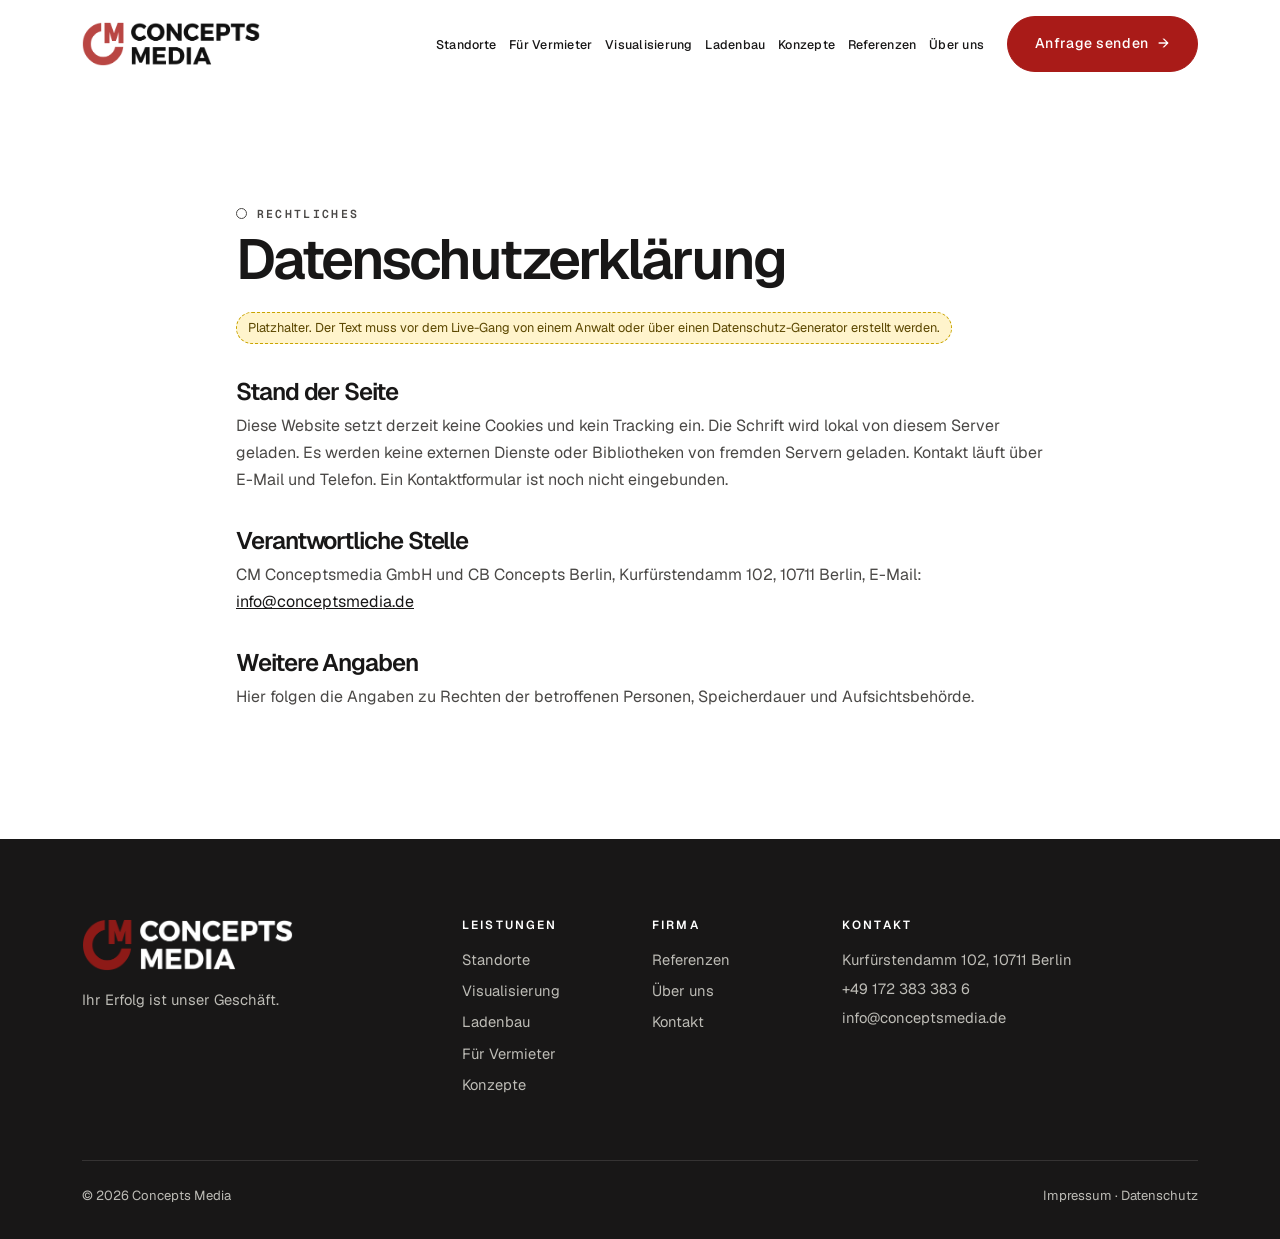
<file: datenschutz.html>
<!doctype html>
<html lang="de">
<head>
  <meta charset="utf-8">
  <meta name="viewport" content="width=device-width, initial-scale=1">
  <title>Datenschutz | Concepts Media</title>
  <meta name="robots" content="noindex">
  <link rel="stylesheet" href="assets/css/bootstrap.min.css">
  <link rel="stylesheet" href="assets/css/site.css">
</head>
<body>

<header class="site-header">
  <nav class="navbar navbar-expand-lg py-3">
    <div class="container">
      <a class="navbar-brand" href="index.html"><img class="site-logo" src="assets/logo/cm-logo-dark.png" alt="Concepts Media"></a>
      <button class="navbar-toggler" type="button" data-bs-toggle="collapse" data-bs-target="#mainNav" aria-controls="mainNav" aria-expanded="false" aria-label="Menü öffnen">
        <span class="navbar-toggler-icon"></span>
      </button>
      <div class="collapse navbar-collapse" id="mainNav">
        <ul class="navbar-nav ms-auto site-nav align-items-lg-center">
          <li class="nav-item"><a class="nav-link" href="standorte.html">Standorte</a></li>
          <li class="nav-item"><a class="nav-link" href="vermieter.html">Für Vermieter</a></li>
          <li class="nav-item"><a class="nav-link" href="visualisierung.html">Visualisierung</a></li>
          <li class="nav-item"><a class="nav-link" href="ladenbau.html">Ladenbau</a></li>
          <li class="nav-item"><a class="nav-link" href="konzepte.html">Konzepte</a></li>
          <li class="nav-item"><a class="nav-link" href="referenzen.html">Referenzen</a></li>
          <li class="nav-item"><a class="nav-link" href="ueber-uns.html">Über uns</a></li>
          <li class="nav-item ms-lg-3"><a class="btn-cm" href="kontakt.html">Anfrage senden</a></li>
        </ul>
      </div>
    </div>
  </nav>
</header>

<main>
  <section class="section">
    <div class="container legal" style="max-width: 52rem;">
      <p class="eyebrow mb-2">Rechtliches</p>
      <h1 class="section-title mb-4">Datenschutzerklärung</h1>

      <p class="mb-4"><span class="todo-note">Platzhalter. Der Text muss vor dem Live-Gang von einem Anwalt oder über einen Datenschutz-Generator erstellt werden.</span></p>

      <h2>Stand der Seite</h2>
      <p>Diese Website setzt derzeit keine Cookies und kein Tracking ein. Die Schrift wird lokal von diesem Server geladen. Es werden keine externen Dienste oder Bibliotheken von fremden Servern geladen. Kontakt läuft über E-Mail und Telefon. Ein Kontaktformular ist noch nicht eingebunden.</p>

      <h2>Verantwortliche Stelle</h2>
      <p>CM Conceptsmedia GmbH und CB Concepts Berlin, Kurfürstendamm 102, 10711 Berlin, E-Mail: <a href="mailto:info@conceptsmedia.de">info@conceptsmedia.de</a></p>

      <h2>Weitere Angaben</h2>
      <p>Hier folgen die Angaben zu Rechten der betroffenen Personen, Speicherdauer und Aufsichtsbehörde.</p>
    </div>
  </section>
</main>

<footer class="site-footer">
  <div class="container">
    <div class="row g-4">
      <div class="col-lg-4">
        <div class="mb-3"><img class="site-logo-footer" src="assets/logo/cm-logo-white.png" alt="Concepts Media"></div>
        <p class="mb-0">Ihr Erfolg ist unser Geschäft.</p>
      </div>
      <div class="col-6 col-lg-2">
        <h4 class="mb-3">Leistungen</h4>
        <ul>
          <li><a href="standorte.html">Standorte</a></li>
          <li><a href="visualisierung.html">Visualisierung</a></li>
          <li><a href="ladenbau.html">Ladenbau</a></li>
          <li><a href="vermieter.html">Für Vermieter</a></li>
          <li><a href="konzepte.html">Konzepte</a></li>
        </ul>
      </div>
      <div class="col-6 col-lg-2">
        <h4 class="mb-3">Firma</h4>
        <ul>
          <li><a href="referenzen.html">Referenzen</a></li>
          <li><a href="ueber-uns.html">Über uns</a></li>
          <li><a href="kontakt.html">Kontakt</a></li>
        </ul>
      </div>
      <div class="col-lg-4">
        <h4 class="mb-3">Kontakt</h4>
        <p class="mb-1">Kurfürstendamm 102, 10711 Berlin</p>
        <p class="mb-1"><a href="tel:+4917238338366">+49 172 383 383 6</a></p>
        <p class="mb-0"><a href="mailto:info@conceptsmedia.de">info@conceptsmedia.de</a></p>
      </div>
    </div>
    <div class="footer-bottom d-flex flex-wrap justify-content-between gap-3">
      <span>© 2026 Concepts Media</span>
      <span><a href="impressum.html">Impressum</a> · <a href="datenschutz.html">Datenschutz</a></span>
    </div>
  </div>
</footer>

<script src="assets/js/bootstrap.bundle.min.js"></script>
<script src="assets/js/engine.js"></script>
</body>
</html>
</file>
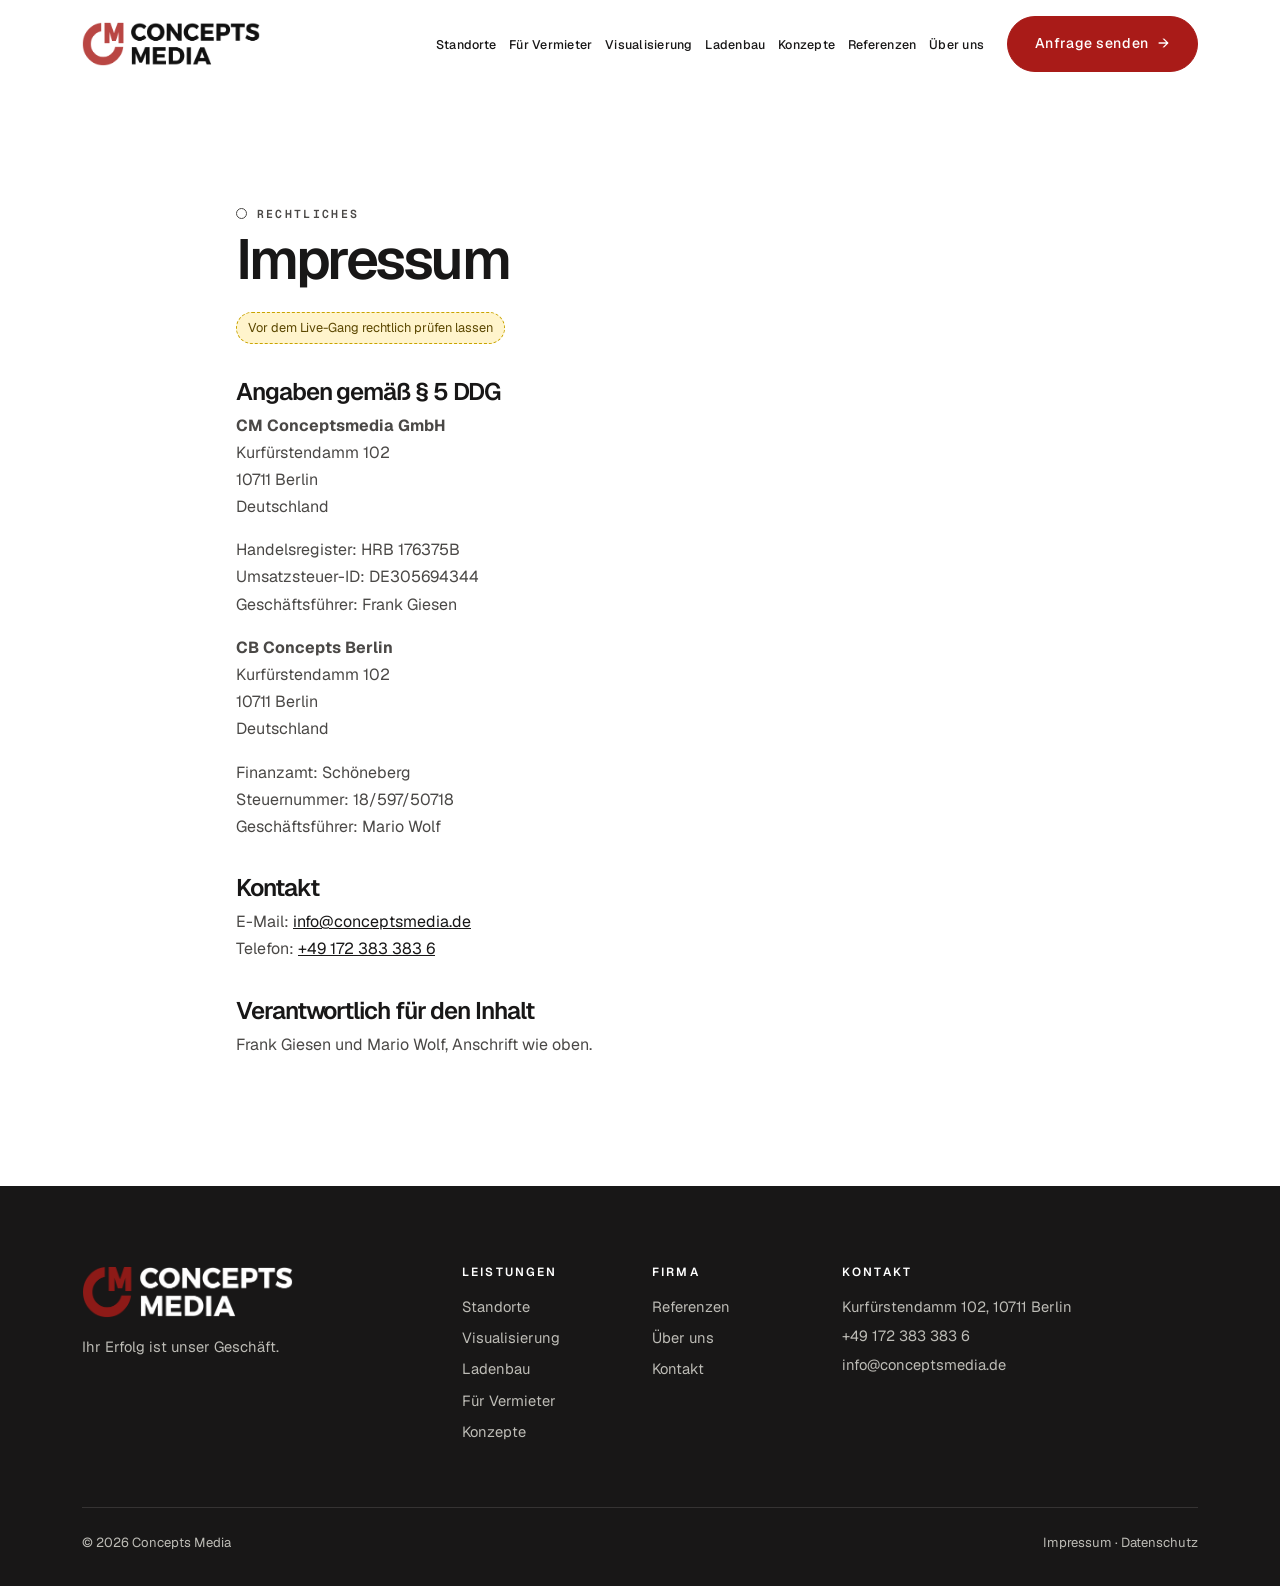
<file: impressum.html>
<!doctype html>
<html lang="de">
<head>
  <meta charset="utf-8">
  <meta name="viewport" content="width=device-width, initial-scale=1">
  <title>Impressum | Concepts Media</title>
  <meta name="robots" content="noindex">
  <link rel="stylesheet" href="assets/css/bootstrap.min.css">
  <link rel="stylesheet" href="assets/css/site.css">
</head>
<body>

<header class="site-header">
  <nav class="navbar navbar-expand-lg py-3">
    <div class="container">
      <a class="navbar-brand" href="index.html"><img class="site-logo" src="assets/logo/cm-logo-dark.png" alt="Concepts Media"></a>
      <button class="navbar-toggler" type="button" data-bs-toggle="collapse" data-bs-target="#mainNav" aria-controls="mainNav" aria-expanded="false" aria-label="Menü öffnen">
        <span class="navbar-toggler-icon"></span>
      </button>
      <div class="collapse navbar-collapse" id="mainNav">
        <ul class="navbar-nav ms-auto site-nav align-items-lg-center">
          <li class="nav-item"><a class="nav-link" href="standorte.html">Standorte</a></li>
          <li class="nav-item"><a class="nav-link" href="vermieter.html">Für Vermieter</a></li>
          <li class="nav-item"><a class="nav-link" href="visualisierung.html">Visualisierung</a></li>
          <li class="nav-item"><a class="nav-link" href="ladenbau.html">Ladenbau</a></li>
          <li class="nav-item"><a class="nav-link" href="konzepte.html">Konzepte</a></li>
          <li class="nav-item"><a class="nav-link" href="referenzen.html">Referenzen</a></li>
          <li class="nav-item"><a class="nav-link" href="ueber-uns.html">Über uns</a></li>
          <li class="nav-item ms-lg-3"><a class="btn-cm" href="kontakt.html">Anfrage senden</a></li>
        </ul>
      </div>
    </div>
  </nav>
</header>

<main>
  <section class="section">
    <div class="container legal" style="max-width: 52rem;">
      <p class="eyebrow mb-2">Rechtliches</p>
      <h1 class="section-title mb-4">Impressum</h1>

      <p class="mb-4"><span class="todo-note">Vor dem Live-Gang rechtlich prüfen lassen</span></p>

      <h2>Angaben gemäß § 5 DDG</h2>
      <p><strong>CM Conceptsmedia GmbH</strong><br>
      Kurfürstendamm 102<br>
      10711 Berlin<br>
      Deutschland</p>
      <p>Handelsregister: HRB 176375B<br>
      Umsatzsteuer-ID: DE305694344<br>
      Geschäftsführer: Frank Giesen</p>

      <p><strong>CB Concepts Berlin</strong><br>
      Kurfürstendamm 102<br>
      10711 Berlin<br>
      Deutschland</p>
      <p>Finanzamt: Schöneberg<br>
      Steuernummer: 18/597/50718<br>
      Geschäftsführer: Mario Wolf</p>

      <h2>Kontakt</h2>
      <p>E-Mail: <a href="mailto:info@conceptsmedia.de">info@conceptsmedia.de</a><br>
      Telefon: <a href="tel:+4917238338366">+49 172 383 383 6</a></p>

      <h2>Verantwortlich für den Inhalt</h2>
      <p>Frank Giesen und Mario Wolf, Anschrift wie oben.</p>
    </div>
  </section>
</main>

<footer class="site-footer">
  <div class="container">
    <div class="row g-4">
      <div class="col-lg-4">
        <div class="mb-3"><img class="site-logo-footer" src="assets/logo/cm-logo-white.png" alt="Concepts Media"></div>
        <p class="mb-0">Ihr Erfolg ist unser Geschäft.</p>
      </div>
      <div class="col-6 col-lg-2">
        <h4 class="mb-3">Leistungen</h4>
        <ul>
          <li><a href="standorte.html">Standorte</a></li>
          <li><a href="visualisierung.html">Visualisierung</a></li>
          <li><a href="ladenbau.html">Ladenbau</a></li>
          <li><a href="vermieter.html">Für Vermieter</a></li>
          <li><a href="konzepte.html">Konzepte</a></li>
        </ul>
      </div>
      <div class="col-6 col-lg-2">
        <h4 class="mb-3">Firma</h4>
        <ul>
          <li><a href="referenzen.html">Referenzen</a></li>
          <li><a href="ueber-uns.html">Über uns</a></li>
          <li><a href="kontakt.html">Kontakt</a></li>
        </ul>
      </div>
      <div class="col-lg-4">
        <h4 class="mb-3">Kontakt</h4>
        <p class="mb-1">Kurfürstendamm 102, 10711 Berlin</p>
        <p class="mb-1"><a href="tel:+4917238338366">+49 172 383 383 6</a></p>
        <p class="mb-0"><a href="mailto:info@conceptsmedia.de">info@conceptsmedia.de</a></p>
      </div>
    </div>
    <div class="footer-bottom d-flex flex-wrap justify-content-between gap-3">
      <span>© 2026 Concepts Media</span>
      <span><a href="impressum.html">Impressum</a> · <a href="datenschutz.html">Datenschutz</a></span>
    </div>
  </div>
</footer>

<script src="assets/js/bootstrap.bundle.min.js"></script>
<script src="assets/js/engine.js"></script>
</body>
</html>
</file>
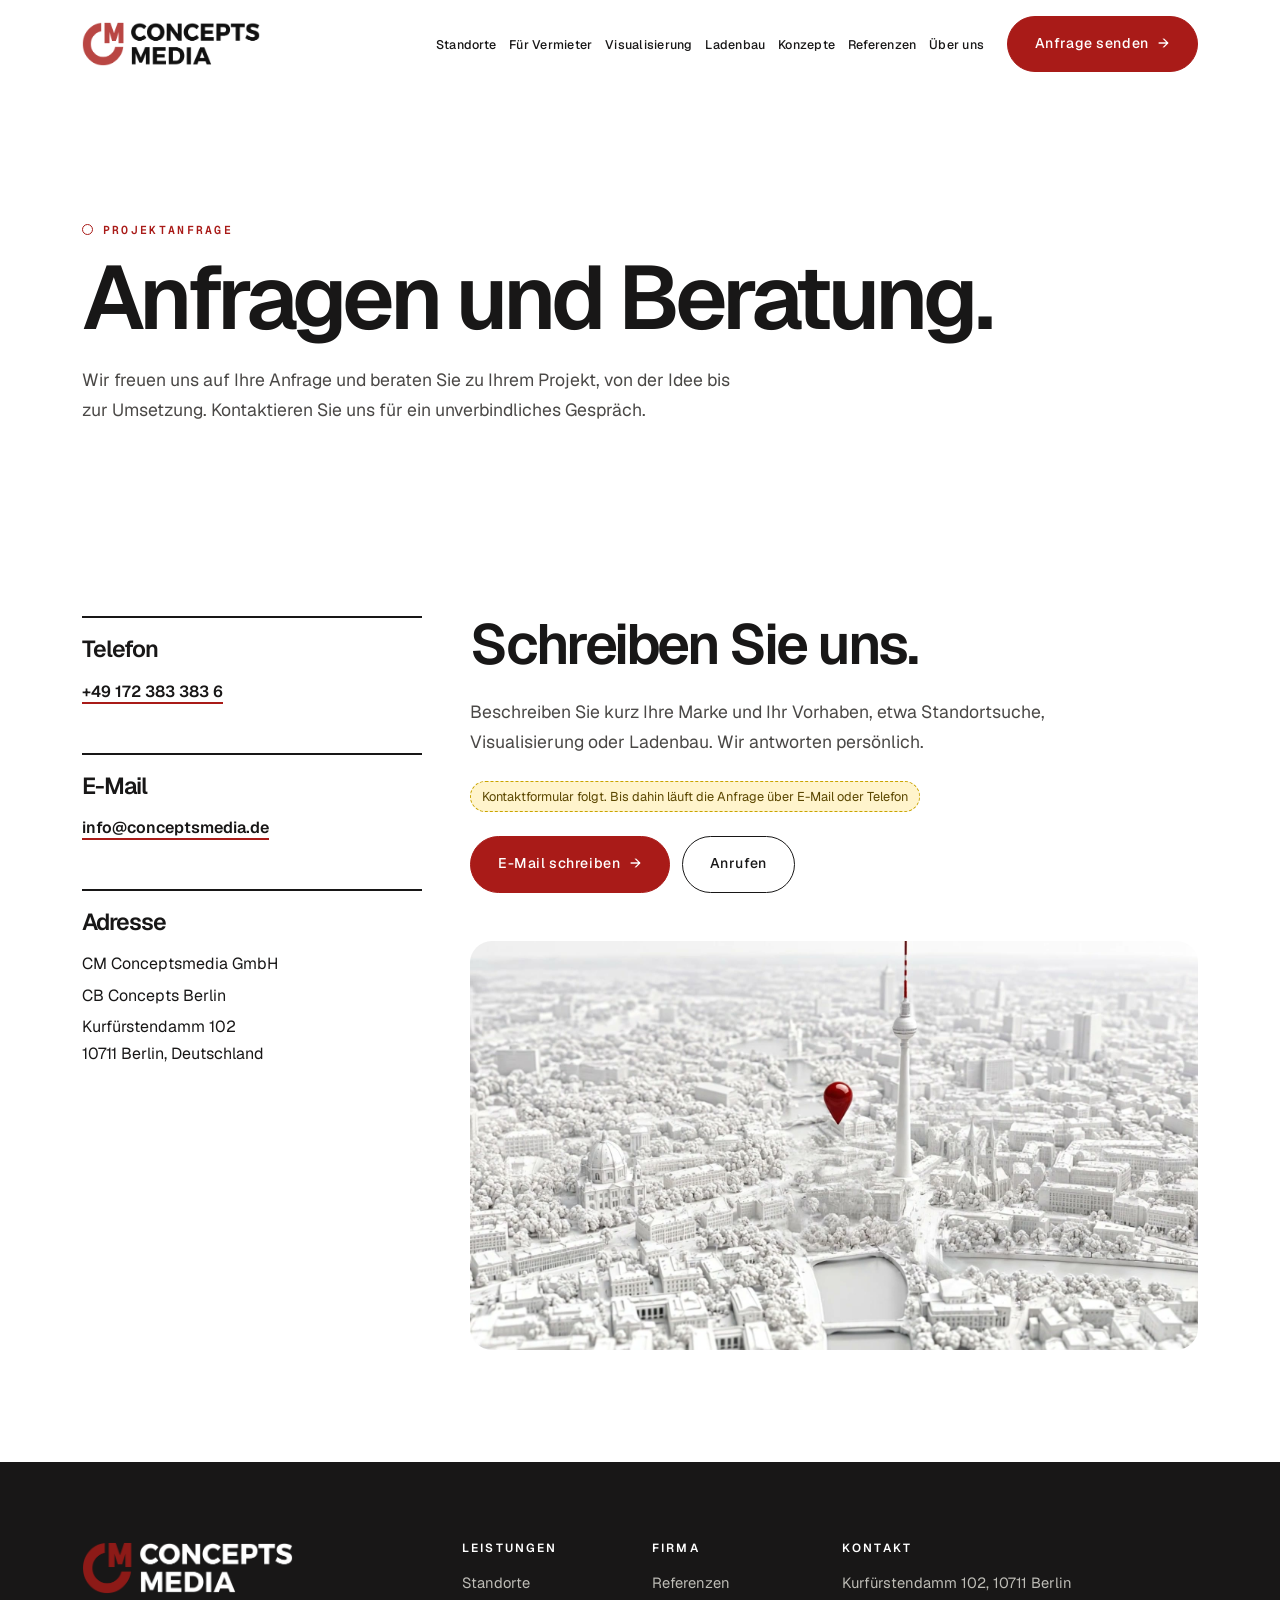
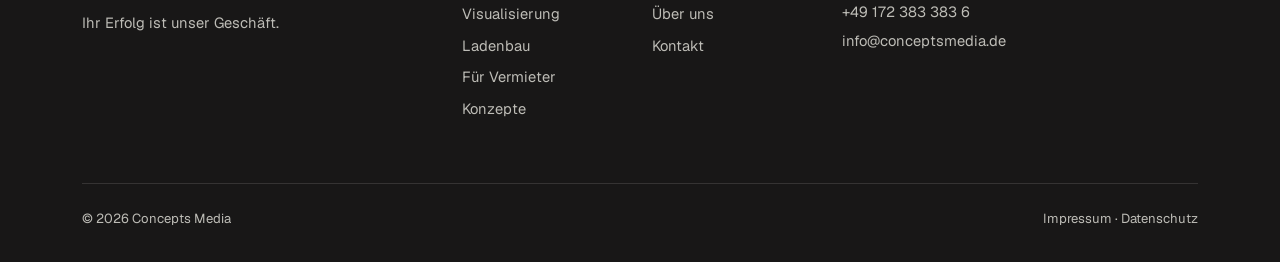
<file: kontakt.html>
<!doctype html>
<html lang="de">
<head>
  <meta name="robots" content="noindex, nofollow">
  <meta charset="utf-8">
  <meta name="viewport" content="width=device-width, initial-scale=1">
  <title>Kontakt | Concepts Media</title>
  <meta name="description" content="Kontaktieren Sie Concepts Media für Standort, Visualisierung oder Ladenbau. Telefon, E-Mail und Adresse am Kurfürstendamm in Berlin.">
  <link rel="stylesheet" href="assets/css/bootstrap.min.css">
  <link rel="stylesheet" href="assets/css/site.css">
</head>
<body>

<header class="site-header">
  <nav class="navbar navbar-expand-lg py-3">
    <div class="container">
      <a class="navbar-brand" href="index.html"><img class="site-logo" src="assets/logo/cm-logo-dark.png" alt="Concepts Media"></a>
      <button class="navbar-toggler" type="button" data-bs-toggle="collapse" data-bs-target="#mainNav" aria-controls="mainNav" aria-expanded="false" aria-label="Menü öffnen">
        <span class="navbar-toggler-icon"></span>
      </button>
      <div class="collapse navbar-collapse" id="mainNav">
        <ul class="navbar-nav ms-auto site-nav align-items-lg-center">
          <li class="nav-item"><a class="nav-link" href="standorte.html">Standorte</a></li>
          <li class="nav-item"><a class="nav-link" href="vermieter.html">Für Vermieter</a></li>
          <li class="nav-item"><a class="nav-link" href="visualisierung.html">Visualisierung</a></li>
          <li class="nav-item"><a class="nav-link" href="ladenbau.html">Ladenbau</a></li>
          <li class="nav-item"><a class="nav-link" href="konzepte.html">Konzepte</a></li>
          <li class="nav-item"><a class="nav-link" href="referenzen.html">Referenzen</a></li>
          <li class="nav-item"><a class="nav-link" href="ueber-uns.html">Über uns</a></li>
          <li class="nav-item ms-lg-3"><a class="btn-cm active" href="kontakt.html" aria-current="page">Anfrage senden</a></li>
        </ul>
      </div>
    </div>
  </nav>
</header>

<main>

  <section class="page-hero">
    <div class="container">
      <p class="eyebrow mb-3">Projektanfrage</p>
      <h1 class="display mb-4">Anfragen und Beratung.</h1>
      <p class="lead-text mb-0">Wir freuen uns auf Ihre Anfrage und beraten Sie zu Ihrem Projekt, von der Idee bis zur Umsetzung. Kontaktieren Sie uns für ein unverbindliches Gespräch.</p>
    </div>
  </section>

  <section class="section">
    <div class="container">
      <div class="row g-5">
        <div class="col-lg-4">
          <div class="contact-block mb-5">
            <h3 class="mb-3">Telefon</h3>
            <p class="mb-0"><a href="tel:+4917238338366">+49 172 383 383 6</a></p>
          </div>
          <div class="contact-block mb-5">
            <h3 class="mb-3">E-Mail</h3>
            <p class="mb-0"><a href="mailto:info@conceptsmedia.de">info@conceptsmedia.de</a></p>
          </div>
          <div class="contact-block">
            <h3 class="mb-3">Adresse</h3>
            <p class="mb-1">CM Conceptsmedia GmbH</p>
            <p class="mb-1">CB Concepts Berlin</p>
            <p class="mb-0">Kurfürstendamm 102<br>10711 Berlin, Deutschland</p>
          </div>
        </div>

        <div class="col-lg-8">
          <h2 class="section-title mb-4">Schreiben Sie uns.</h2>
          <p class="lead-text mb-4">Beschreiben Sie kurz Ihre Marke und Ihr Vorhaben, etwa Standortsuche, Visualisierung oder Ladenbau. Wir antworten persönlich.</p>
          <p class="mb-4"><span class="todo-note">Kontaktformular folgt. Bis dahin läuft die Anfrage über E-Mail oder Telefon</span></p>
          <a class="btn-cm" href="mailto:info@conceptsmedia.de?subject=Projektanfrage%20Concepts%20Media">E-Mail schreiben</a>
          <a class="btn-cm-outline ms-2" href="tel:+4917238338366">Anrufen</a>

          <div class="mt-5">
            <div class="video-block">
              <video autoplay muted loop playsinline preload="auto" poster="assets/media/berlin-clay.jpg" aria-label="Berlin als weißes 3D Modell, Drohnenflug zum Fernsehturm">
                <source src="assets/media/berlin-clay.mp4" type="video/mp4">
              </video>
            </div>
          </div>
        </div>
      </div>
    </div>
  </section>

</main>

<footer class="site-footer">
  <div class="container">
    <div class="row g-4">
      <div class="col-lg-4">
        <div class="mb-3"><img class="site-logo-footer" src="assets/logo/cm-logo-white.png" alt="Concepts Media"></div>
        <p class="mb-0">Ihr Erfolg ist unser Geschäft.</p>
      </div>
      <div class="col-6 col-lg-2">
        <h4 class="mb-3">Leistungen</h4>
        <ul>
          <li><a href="standorte.html">Standorte</a></li>
          <li><a href="visualisierung.html">Visualisierung</a></li>
          <li><a href="ladenbau.html">Ladenbau</a></li>
          <li><a href="vermieter.html">Für Vermieter</a></li>
          <li><a href="konzepte.html">Konzepte</a></li>
        </ul>
      </div>
      <div class="col-6 col-lg-2">
        <h4 class="mb-3">Firma</h4>
        <ul>
          <li><a href="referenzen.html">Referenzen</a></li>
          <li><a href="ueber-uns.html">Über uns</a></li>
          <li><a href="kontakt.html">Kontakt</a></li>
        </ul>
      </div>
      <div class="col-lg-4">
        <h4 class="mb-3">Kontakt</h4>
        <p class="mb-1">Kurfürstendamm 102, 10711 Berlin</p>
        <p class="mb-1"><a href="tel:+4917238338366">+49 172 383 383 6</a></p>
        <p class="mb-0"><a href="mailto:info@conceptsmedia.de">info@conceptsmedia.de</a></p>
      </div>
    </div>
    <div class="footer-bottom d-flex flex-wrap justify-content-between gap-3">
      <span>© 2026 Concepts Media</span>
      <span><a href="impressum.html">Impressum</a> · <a href="datenschutz.html">Datenschutz</a></span>
    </div>
  </div>
</footer>

<script src="assets/js/bootstrap.bundle.min.js"></script>
<script src="assets/js/engine.js"></script>
</body>
</html>
</file>
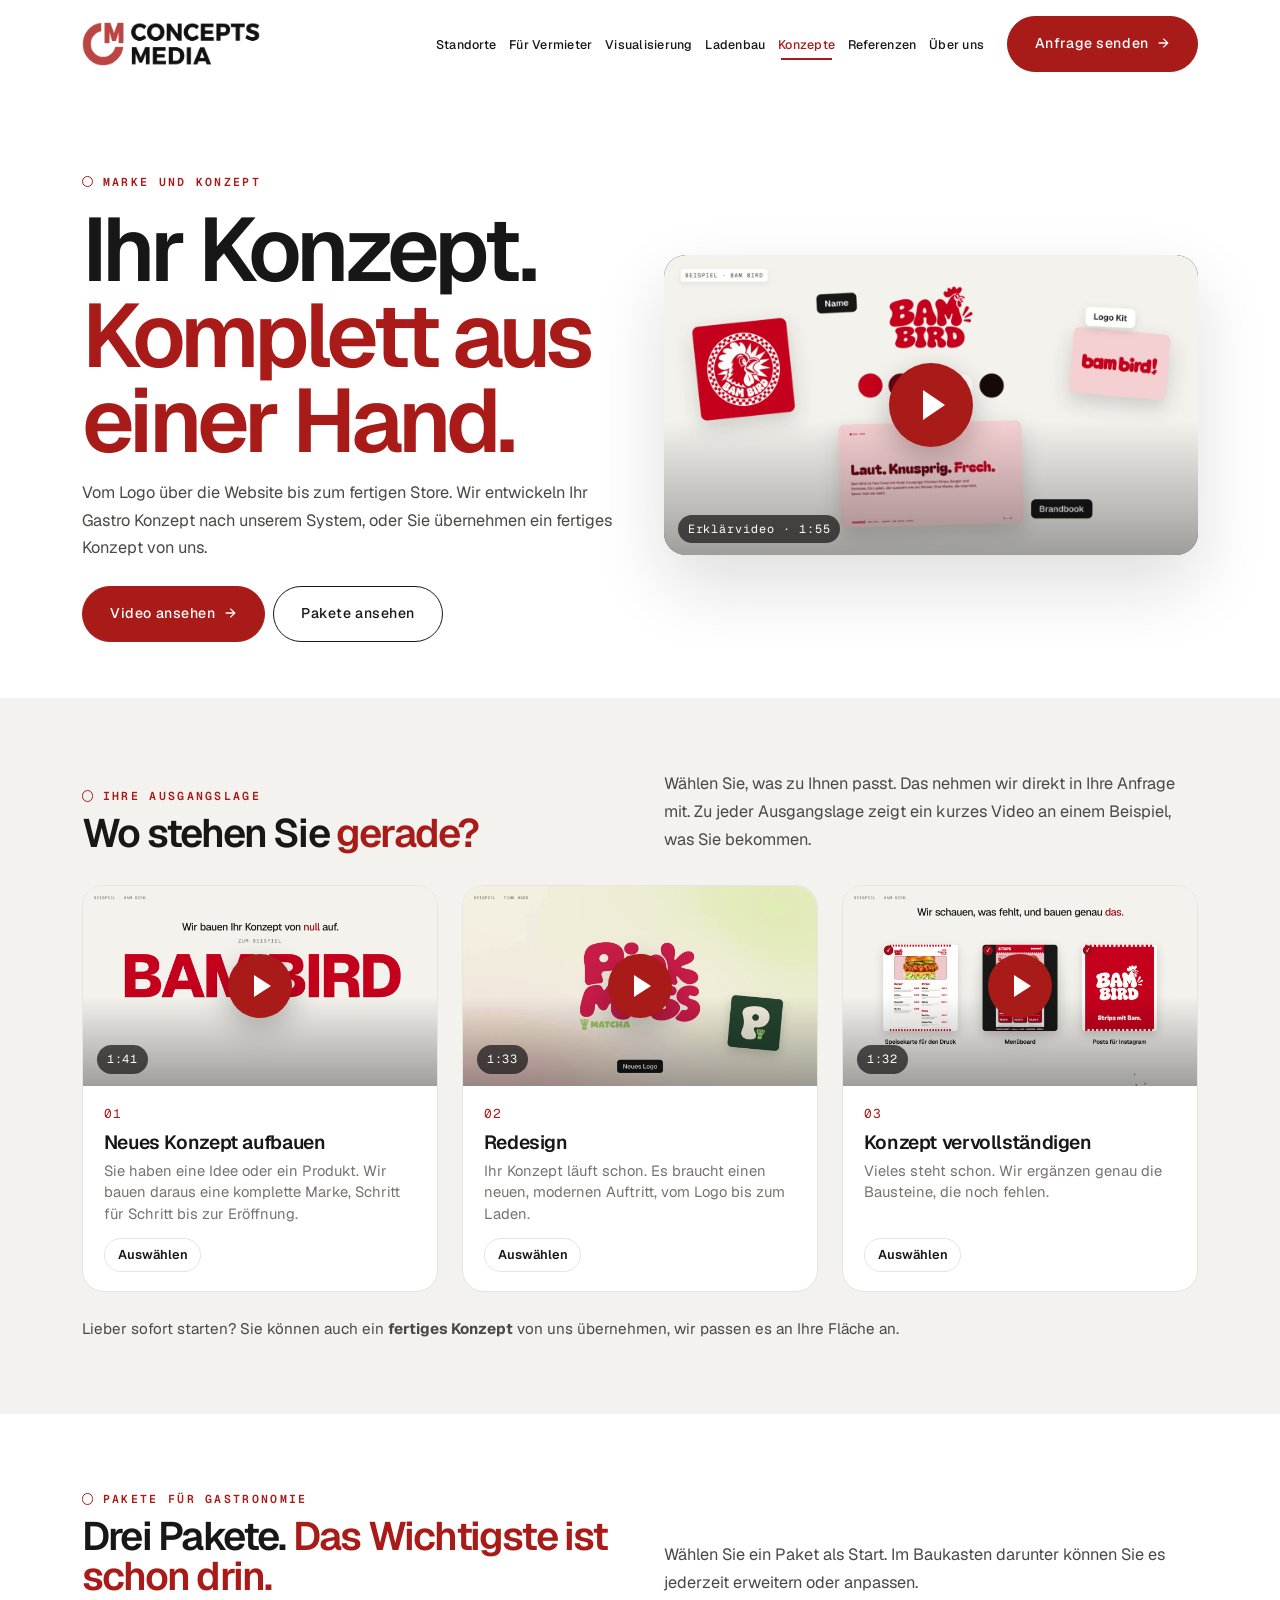
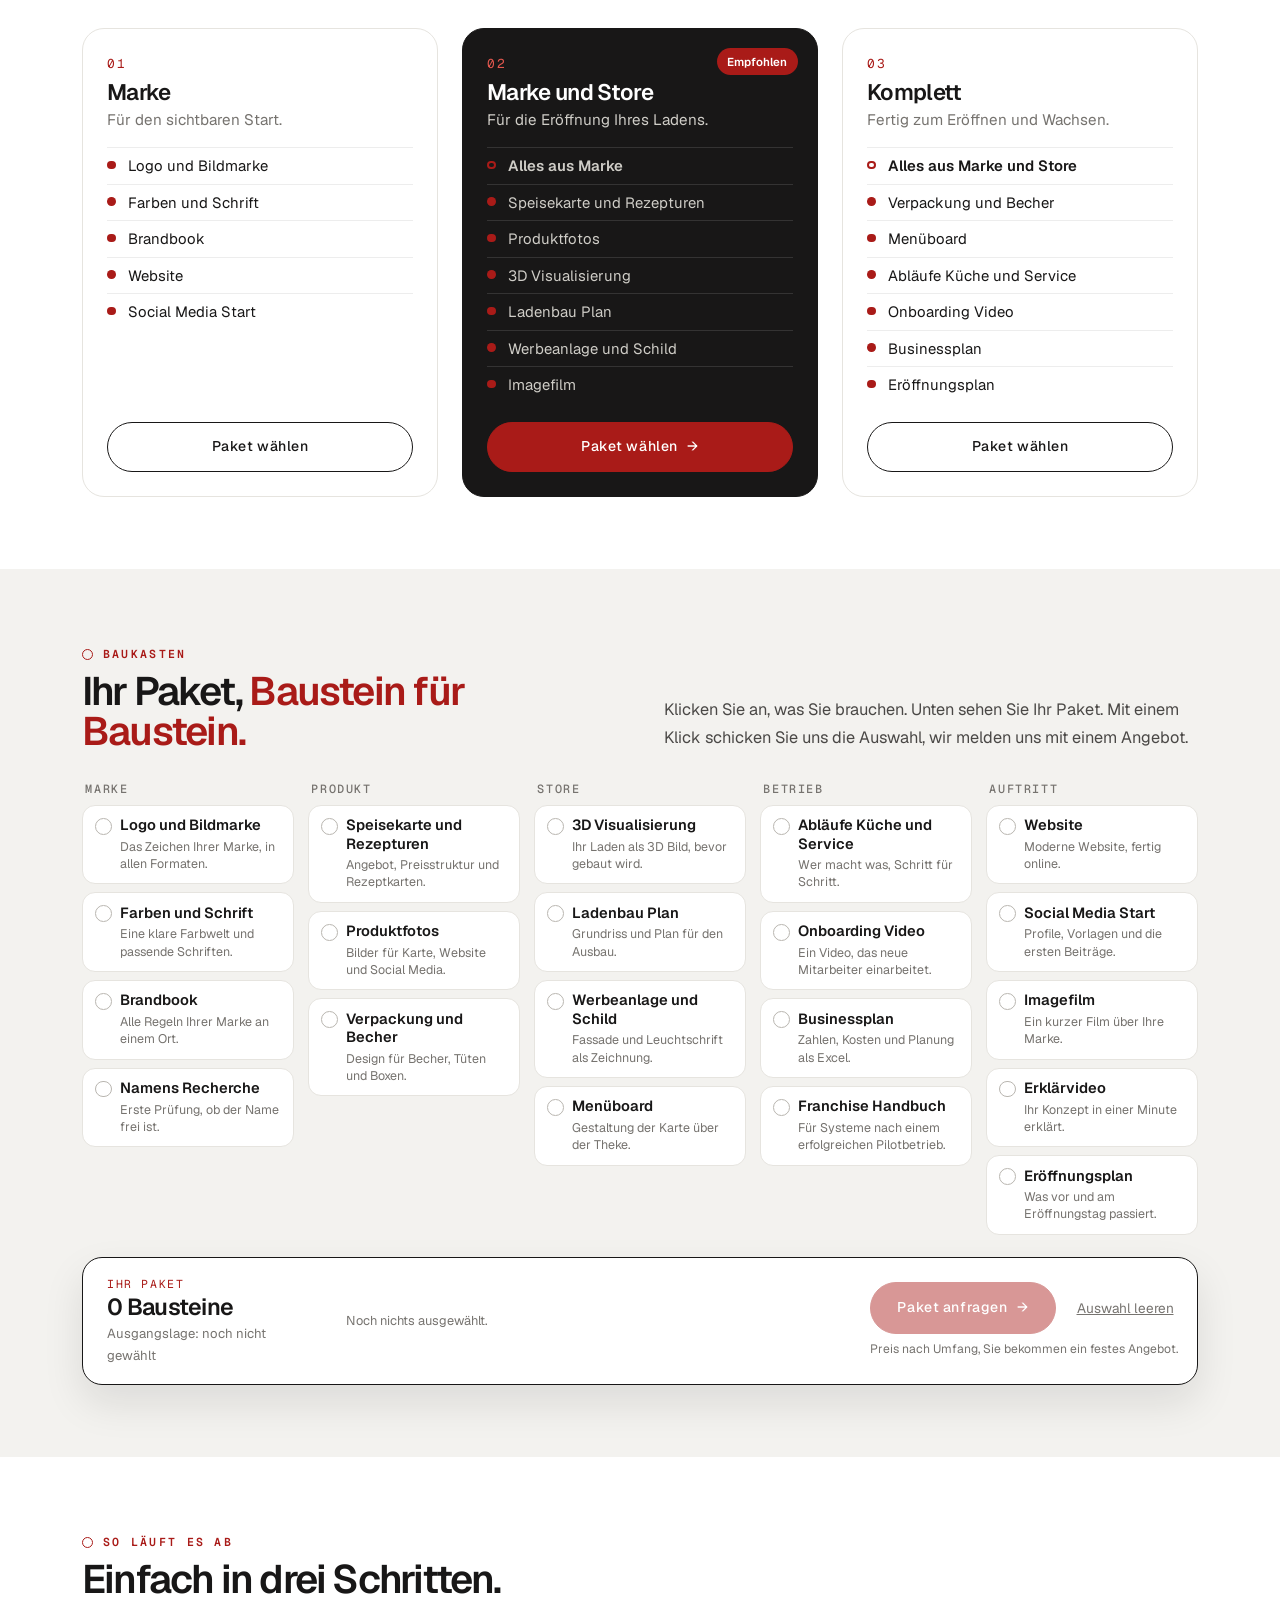
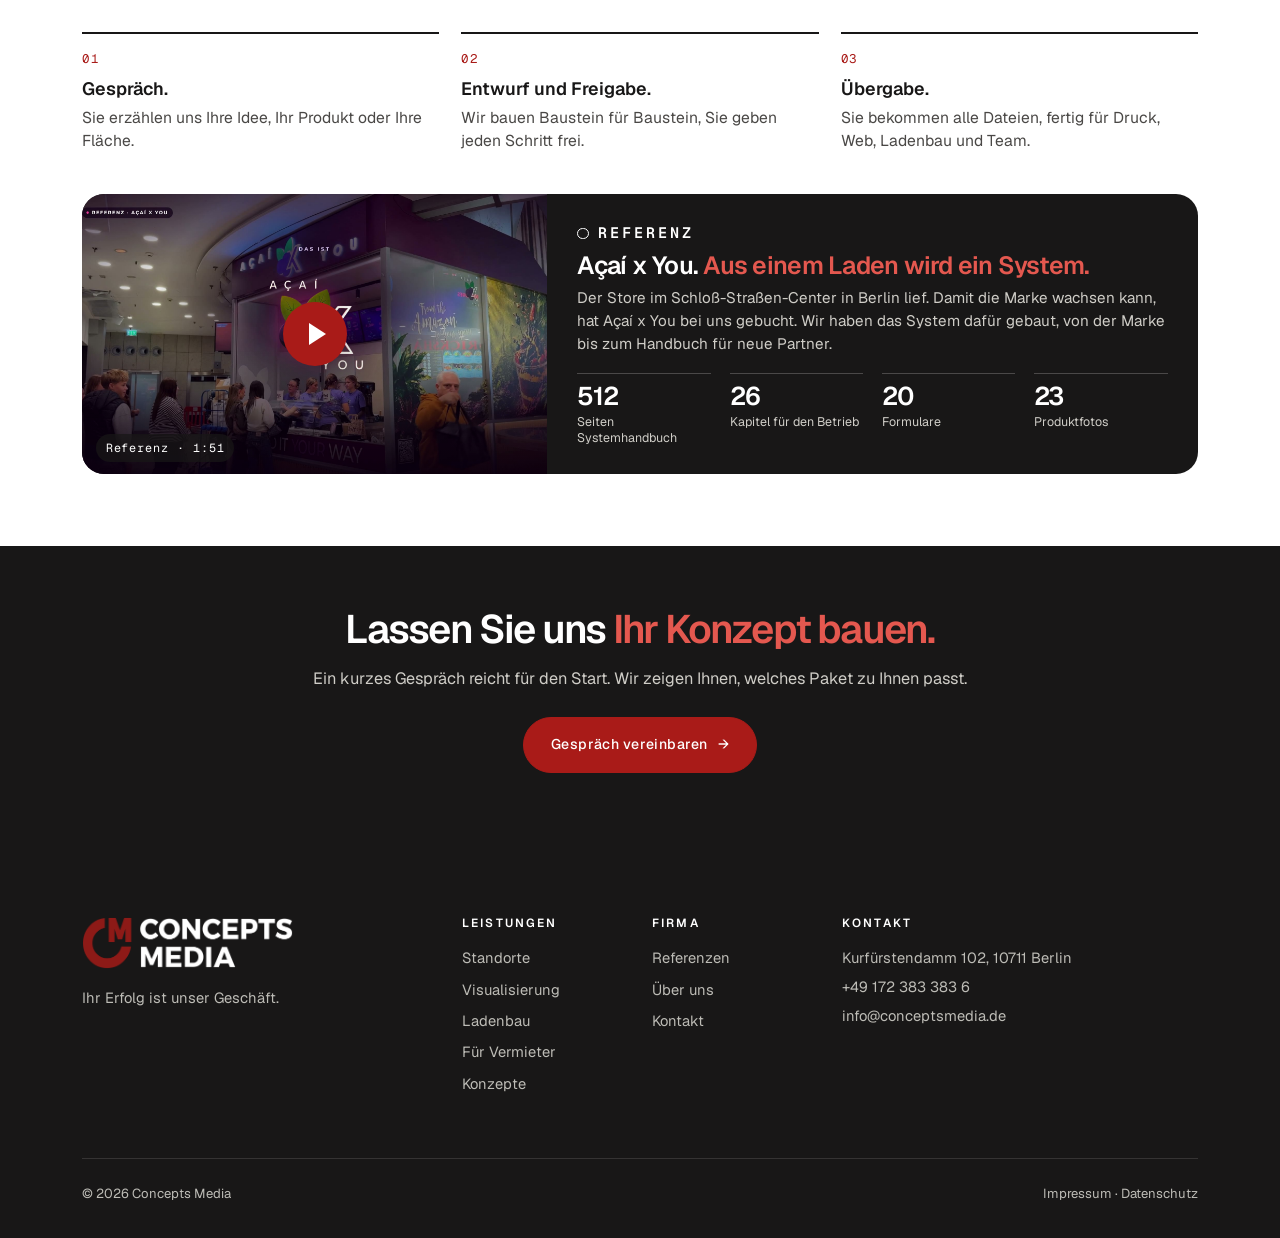
<file: konzepte.html>
<!doctype html>
<html lang="de">
<head>
  <meta name="robots" content="noindex, nofollow">
  <meta charset="utf-8">
  <meta name="viewport" content="width=device-width, initial-scale=1">
  <title>Konzepte | Concepts Media</title>
  <meta name="description" content="Komplette Unternehmensdarstellung für Gastronomie aus einer Hand: Logo, Marke, Website, Store und Betrieb. Drei Pakete oder individuell zusammengestellt.">
  <link rel="stylesheet" href="assets/css/bootstrap.min.css">
  <link rel="stylesheet" href="assets/css/site.css">
  <link rel="stylesheet" href="assets/css/konzepte.css?v=20261015c">
</head>
<body class="kz-page">

<header class="site-header">
  <nav class="navbar navbar-expand-lg py-3">
    <div class="container">
      <a class="navbar-brand" href="index.html"><img class="site-logo" src="assets/logo/cm-logo-dark.png" alt="Concepts Media"></a>
      <button class="navbar-toggler" type="button" data-bs-toggle="collapse" data-bs-target="#mainNav" aria-controls="mainNav" aria-expanded="false" aria-label="Menü öffnen">
        <span class="navbar-toggler-icon"></span>
      </button>
      <div class="collapse navbar-collapse" id="mainNav">
        <ul class="navbar-nav ms-auto site-nav align-items-lg-center">
          <li class="nav-item"><a class="nav-link" href="standorte.html">Standorte</a></li>
          <li class="nav-item"><a class="nav-link" href="vermieter.html">Für Vermieter</a></li>
          <li class="nav-item"><a class="nav-link" href="visualisierung.html">Visualisierung</a></li>
          <li class="nav-item"><a class="nav-link" href="ladenbau.html">Ladenbau</a></li>
          <li class="nav-item"><a class="nav-link active" href="konzepte.html" aria-current="page">Konzepte</a></li>
          <li class="nav-item"><a class="nav-link" href="referenzen.html">Referenzen</a></li>
          <li class="nav-item"><a class="nav-link" href="ueber-uns.html">Über uns</a></li>
          <li class="nav-item ms-lg-3"><a class="btn-cm" href="kontakt.html">Anfrage senden</a></li>
        </ul>
      </div>
    </div>
  </nav>
</header>

<main>

  <section class="page-hero kz-hero">
    <div class="container">
      <div class="row g-4 g-lg-5 align-items-center">
        <div class="col-lg-6">
          <p class="eyebrow mb-3">Marke und Konzept</p>
          <h1 class="display mb-3">Ihr Konzept. <em>Komplett aus einer Hand.</em></h1>
          <p class="lead-text mb-4"><span class="kz-d">Vom Logo über die Website bis zum fertigen Store. Wir entwickeln Ihr Gastro Konzept nach unserem System, oder Sie übernehmen ein fertiges Konzept von uns.</span><span class="kz-m">Vom Logo bis zum fertigen Store. Neu entwickelt oder als fertiges Konzept.</span></p>
          <div class="d-flex flex-wrap gap-2 kz-hero-btns">
            <button type="button" class="btn-cm kz-hide-m" data-video="assets/media/konzepte-haupt-v2.mp4" data-poster="assets/media/konzepte-haupt-v2.jpg">Video ansehen</button>
            <a class="btn-cm-outline" href="#pakete">Pakete ansehen</a>
          </div>
        </div>
        <div class="col-lg-6" id="erklaervideo">
          <button type="button" class="kz-thumb kz-thumb-lg" data-video="assets/media/konzepte-haupt-v2.mp4" data-poster="assets/media/konzepte-haupt-v2-thumb.jpg" aria-label="Erklärvideo abspielen, 1 Minute 55"><img src="assets/media/konzepte-haupt-v2-thumb.jpg" alt="" loading="lazy"><span class="kz-play" aria-hidden="true"></span><span class="kz-dur">Erklärvideo · 1:55</span></button>
        </div>
      </div>
    </div>
  </section>

  <section class="section section-mist" id="ausgangslage">
    <div class="container">
      <div class="kz-head">
        <div><p class="eyebrow mb-2">Ihre Ausgangslage</p><h2 class="section-title mb-0">Wo stehen Sie <em>gerade?</em></h2></div>
        <p class="lead-text mb-0"><span class="kz-d">Wählen Sie, was zu Ihnen passt. Das nehmen wir direkt in Ihre Anfrage mit. Zu jeder Ausgangslage zeigt ein kurzes Video an einem Beispiel, was Sie bekommen.</span><span class="kz-m">Wählen Sie Ihre Ausgangslage. Je ein kurzes Video zeigt ein Beispiel.</span></p>
      </div>
      <div class="row g-3 g-lg-4">
        <div class="col-md-4"><div class="kz-sc">
          <button type="button" class="kz-thumb" data-video="assets/media/szenario-neu-v2.mp4" data-poster="assets/media/szenario-neu-v2.jpg" aria-label="Video abspielen: Neues Konzept, Beispiel Bam Bird"><img src="assets/media/szenario-neu-v2.jpg" alt="" loading="lazy"><span class="kz-play" aria-hidden="true"></span><span class="kz-dur">1:41</span></button>
          <button type="button" class="kz-scen" data-scen="Neues Konzept aufbauen" aria-pressed="false"><span class="num">01</span><span class="kz-sc-t">Neues Konzept aufbauen</span><span class="kz-sc-p"><span class="kz-d">Sie haben eine Idee oder ein Produkt. Wir bauen daraus eine komplette Marke, Schritt für Schritt bis zur Eröffnung.</span><span class="kz-m">Aus Ihrer Idee wird eine komplette Marke.</span></span><span class="kz-pick"></span></button>
        </div></div>
        <div class="col-md-4"><div class="kz-sc">
          <button type="button" class="kz-thumb" data-video="assets/media/szenario-redesign-v2.mp4" data-poster="assets/media/szenario-redesign-v2.jpg" aria-label="Video abspielen: Redesign, Beispiel Pink Moss"><img src="assets/media/szenario-redesign-v2.jpg" alt="" loading="lazy"><span class="kz-play" aria-hidden="true"></span><span class="kz-dur">1:33</span></button>
          <button type="button" class="kz-scen" data-scen="Redesign" aria-pressed="false"><span class="num">02</span><span class="kz-sc-t">Redesign</span><span class="kz-sc-p"><span class="kz-d">Ihr Konzept läuft schon. Es braucht einen neuen, modernen Auftritt, vom Logo bis zum Laden.</span><span class="kz-m">Ihr Konzept läuft, der Auftritt wird neu.</span></span><span class="kz-pick"></span></button>
        </div></div>
        <div class="col-md-4"><div class="kz-sc">
          <button type="button" class="kz-thumb" data-video="assets/media/szenario-komplett-v2.mp4" data-poster="assets/media/szenario-komplett-v2.jpg" aria-label="Video abspielen: Konzept vervollständigen"><img src="assets/media/szenario-komplett-v2.jpg" alt="" loading="lazy"><span class="kz-play" aria-hidden="true"></span><span class="kz-dur">1:32</span></button>
          <button type="button" class="kz-scen" data-scen="Konzept vervollständigen" aria-pressed="false"><span class="num">03</span><span class="kz-sc-t">Konzept vervollständigen</span><span class="kz-sc-p"><span class="kz-d">Vieles steht schon. Wir ergänzen genau die Bausteine, die noch fehlen.</span><span class="kz-m">Wir ergänzen genau das, was noch fehlt.</span></span><span class="kz-pick"></span></button>
        </div></div>
      </div>
      <p class="kz-alt mt-4 mb-0"><span class="kz-d">Lieber sofort starten? Sie können auch ein <strong>fertiges Konzept</strong> von uns übernehmen, wir passen es an Ihre Fläche an.</span><span class="kz-m">Oder ein <strong>fertiges Konzept</strong> übernehmen, angepasst an Ihre Fläche.</span></p>
    </div>
  </section>

  <section class="section" id="pakete">
    <div class="container">
      <div class="kz-head">
        <div><p class="eyebrow mb-2">Pakete für Gastronomie</p><h2 class="section-title mb-0">Drei Pakete. <em>Das Wichtigste ist schon drin.</em></h2></div>
        <p class="lead-text mb-0"><span class="kz-d">Wählen Sie ein Paket als Start. Im Baukasten darunter können Sie es jederzeit erweitern oder anpassen.</span><span class="kz-m">Ein Paket als Start, im Baukasten frei erweiterbar.</span></p>
      </div>
      <div class="row g-3 g-lg-4" id="kzPakete"></div>
      <p class="kz-swipe kz-m">Wischen für alle 3 Pakete</p>
    </div>
  </section>

  <section class="section section-mist" id="baukasten">
    <div class="container">
      <div class="kz-head">
        <div><p class="eyebrow mb-2">Baukasten</p><h2 class="section-title mb-0">Ihr Paket, <em>Baustein für Baustein.</em></h2></div>
        <p class="lead-text mb-0"><span class="kz-d">Klicken Sie an, was Sie brauchen. Unten sehen Sie Ihr Paket. Mit einem Klick schicken Sie uns die Auswahl, wir melden uns mit einem Angebot.</span><span class="kz-m">Antippen, was Sie brauchen. Sie bekommen ein festes Angebot.</span></p>
      </div>
      <div id="kzBausteine"></div>
      <aside class="kz-summary" id="kzSummary" aria-live="polite">
        <div class="kz-sum-head">
          <p class="kz-summary-label">Ihr Paket</p>
          <p class="kz-summary-count"><span id="kzCount">0</span> <span id="kzCountW">Bausteine</span></p>
          <p class="kz-summary-scen" id="kzScen">Ausgangslage: noch nicht gewählt</p>
        </div>
        <ul class="kz-summary-list" id="kzList"><li class="kz-empty">Noch nichts ausgewählt.</li></ul>
        <div class="kz-sum-act">
          <a class="btn-cm justify-content-center" id="kzSend" href="#">Paket anfragen</a>
          <button type="button" class="kz-reset" id="kzReset">Auswahl leeren</button>
          <p class="kz-note mb-0">Preis nach Umfang, Sie bekommen ein festes Angebot.</p>
        </div>
      </aside>
    </div>
  </section>

  <section class="section" id="ablauf">
    <div class="container">
      <div class="kz-head">
        <div><p class="eyebrow mb-2">So läuft es ab</p><h2 class="section-title mb-0">Einfach in drei Schritten.</h2></div>
      </div>
      <ol class="kz-steps3">
        <li><strong>Gespräch.</strong> <span class="kz-d">Sie erzählen uns Ihre Idee, Ihr Produkt oder Ihre Fläche.</span><span class="kz-m">Sie erzählen uns Ihre Idee.</span></li>
        <li><strong>Entwurf und Freigabe.</strong> <span class="kz-d">Wir bauen Baustein für Baustein, Sie geben jeden Schritt frei.</span><span class="kz-m">Sie geben jeden Schritt frei.</span></li>
        <li><strong>Übergabe.</strong> <span class="kz-d">Sie bekommen alle Dateien, fertig für Druck, Web, Ladenbau und Team.</span><span class="kz-m">Alle Dateien, fertig für Druck, Web und Laden.</span></li>
      </ol>
      <div class="kz-ref" id="referenz">
        <button type="button" class="kz-thumb" data-video="assets/media/referenz-acai-v1.mp4" data-poster="assets/media/referenz-acai-v1.jpg" aria-label="Referenzvideo Açaí x You abspielen, 1 Minute 51"><img src="assets/media/referenz-acai-v1.jpg" alt="" loading="lazy"><span class="kz-play" aria-hidden="true"></span><span class="kz-dur">Referenz · 1:51</span></button>
        <div class="kz-ref-body">
          <p class="eyebrow mb-2">Referenz</p>
          <h3>Açaí x You. <em>Aus einem Laden wird ein System.</em></h3>
          <p><span class="kz-d">Der Store im Schloß-Straßen-Center in Berlin lief. Damit die Marke wachsen kann, hat Açaí x You bei uns gebucht. Wir haben das System dafür gebaut, von der Marke bis zum Handbuch für neue Partner.</span><span class="kz-m">Der Store lief. Für das Wachstum haben wir das komplette System gebaut.</span></p>
          <ul class="ref-facts">
            <li><b>512</b><span class="kz-d">Seiten Systemhandbuch</span><span class="kz-m">Seiten</span></li>
            <li><b>26</b><span class="kz-d">Kapitel für den Betrieb</span><span class="kz-m">Kapitel</span></li>
            <li><b>20</b>Formulare</li>
            <li><b>23</b><span class="kz-d">Produktfotos</span><span class="kz-m">Fotos</span></li>
          </ul>
        </div>
      </div>
    </div>
  </section>

  <section class="section section-ink kz-cta">
    <div class="container text-center">
      <h2 class="section-title mb-3">Lassen Sie uns <em>Ihr Konzept bauen.</em></h2>
      <p class="lead-text mx-auto mb-4 kz-hide-m">Ein kurzes Gespräch reicht für den Start. Wir zeigen Ihnen, welches Paket zu Ihnen passt.</p>
      <a class="btn-cm" href="kontakt.html">Gespräch vereinbaren</a>
    </div>
  </section>

  <div class="kz-lb" id="kzLb" hidden role="dialog" aria-modal="true" aria-label="Video">
    <div class="kz-lb-box">
      <button type="button" class="kz-lb-x" id="kzLbX" aria-label="Video schließen"></button>
      <video id="kzLbVid" controls playsinline preload="none"></video>
    </div>
  </div>

</main>

<footer class="site-footer">
  <div class="container">
    <div class="row g-4">
      <div class="col-lg-4">
        <div class="mb-3"><img class="site-logo-footer" src="assets/logo/cm-logo-white.png" alt="Concepts Media"></div>
        <p class="mb-0">Ihr Erfolg ist unser Geschäft.</p>
      </div>
      <div class="col-6 col-lg-2">
        <h4 class="mb-3">Leistungen</h4>
        <ul>
          <li><a href="standorte.html">Standorte</a></li>
          <li><a href="visualisierung.html">Visualisierung</a></li>
          <li><a href="ladenbau.html">Ladenbau</a></li>
          <li><a href="vermieter.html">Für Vermieter</a></li>
          <li><a href="konzepte.html">Konzepte</a></li>
        </ul>
      </div>
      <div class="col-6 col-lg-2">
        <h4 class="mb-3">Firma</h4>
        <ul>
          <li><a href="referenzen.html">Referenzen</a></li>
          <li><a href="ueber-uns.html">Über uns</a></li>
          <li><a href="kontakt.html">Kontakt</a></li>
        </ul>
      </div>
      <div class="col-lg-4">
        <h4 class="mb-3">Kontakt</h4>
        <p class="mb-1">Kurfürstendamm 102, 10711 Berlin</p>
        <p class="mb-1"><a href="tel:+4917238338366">+49 172 383 383 6</a></p>
        <p class="mb-0"><a href="mailto:info@conceptsmedia.de">info@conceptsmedia.de</a></p>
      </div>
    </div>
    <div class="footer-bottom d-flex flex-wrap justify-content-between gap-3">
      <span>© 2026 Concepts Media</span>
      <span><a href="impressum.html">Impressum</a> · <a href="datenschutz.html">Datenschutz</a></span>
    </div>
  </div>
</footer>

<script src="assets/js/bootstrap.bundle.min.js"></script>
<script src="assets/js/engine.js"></script>
<script src="assets/js/konzepte.js?v=20261015c"></script>
</body>
</html>
</file>
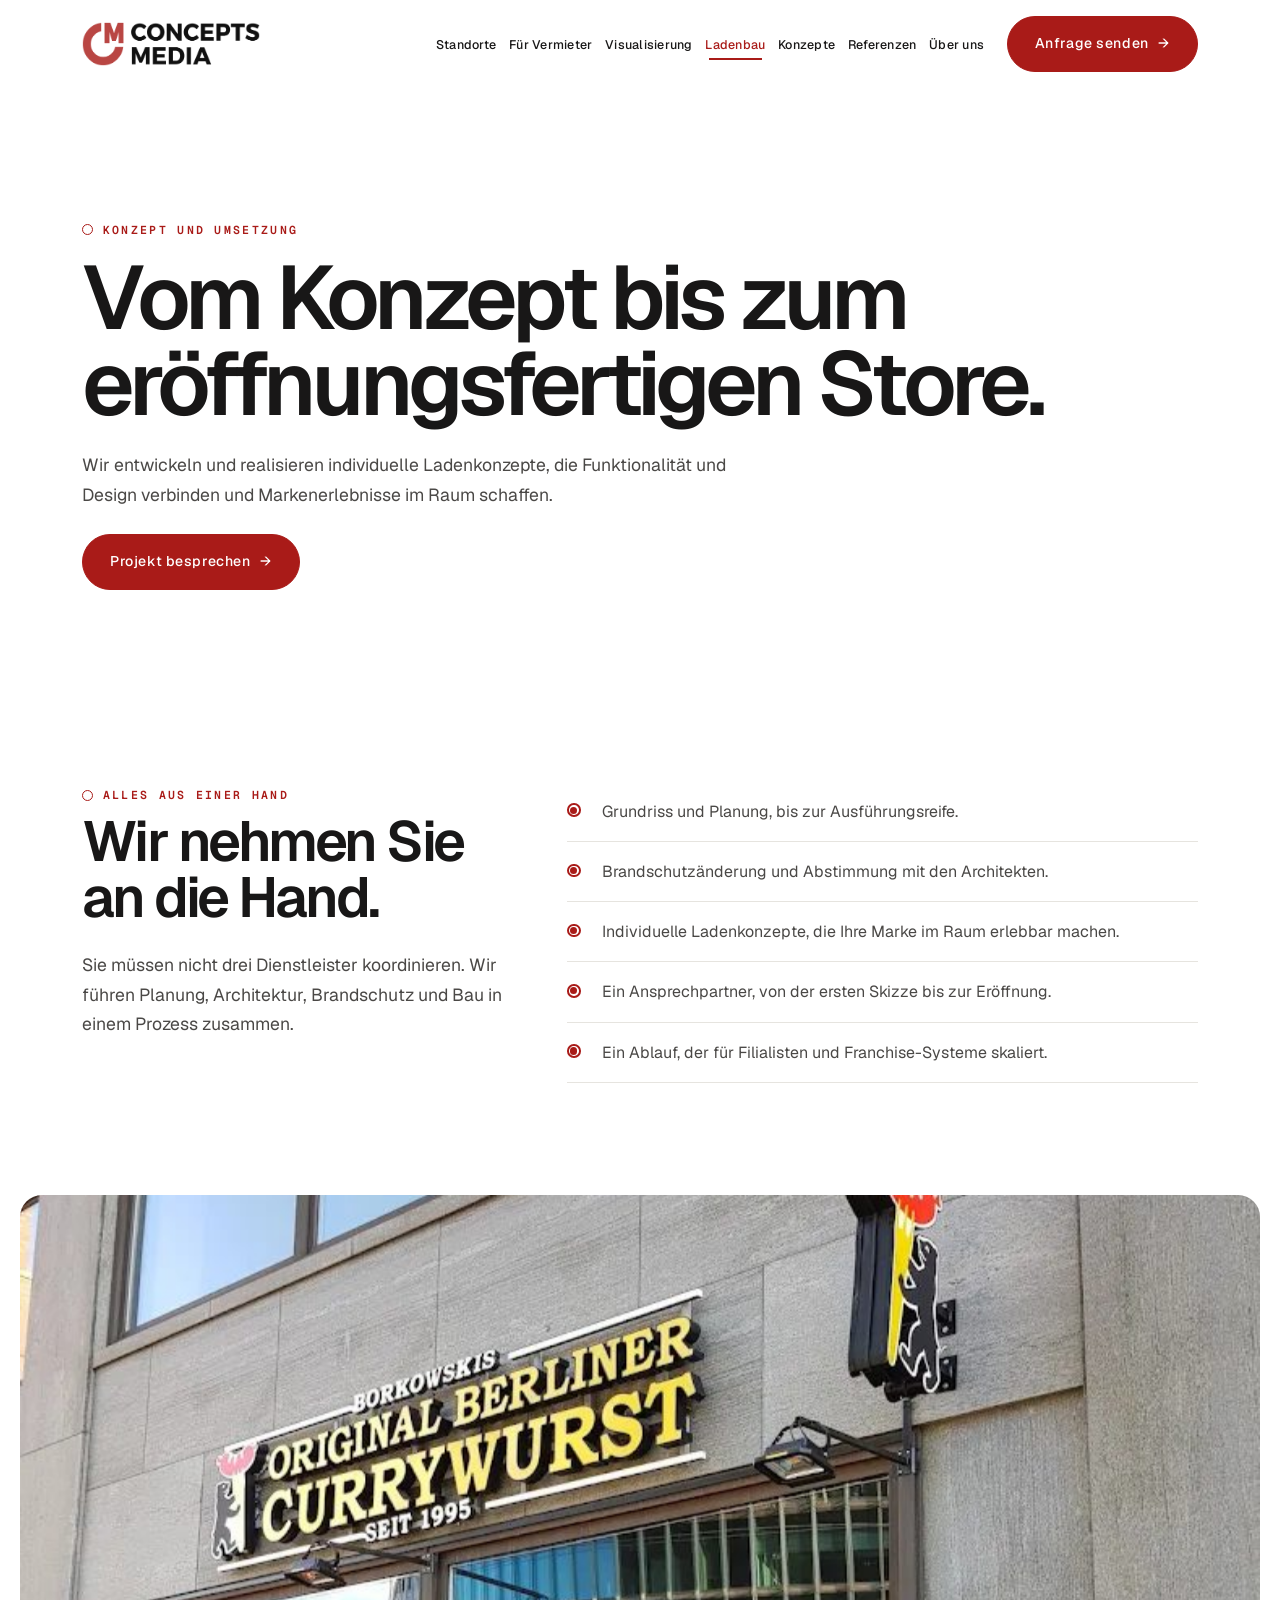
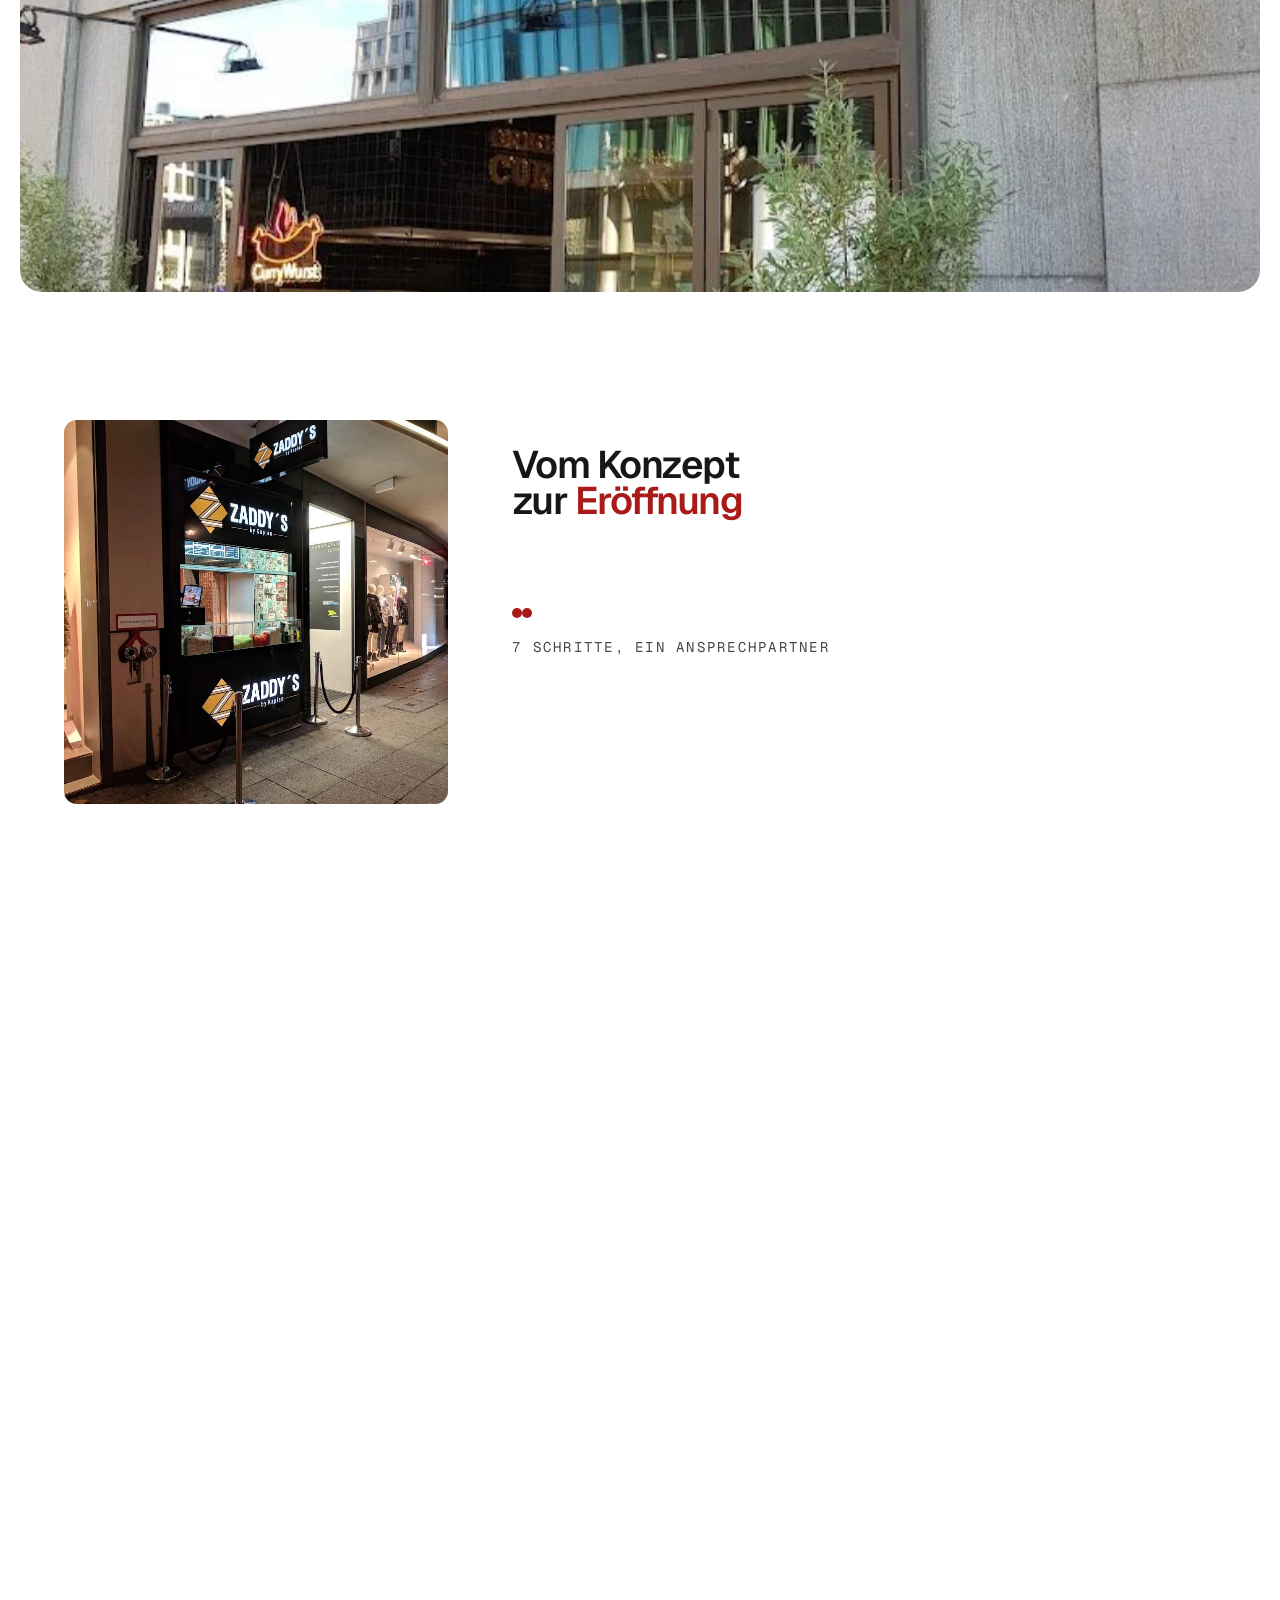
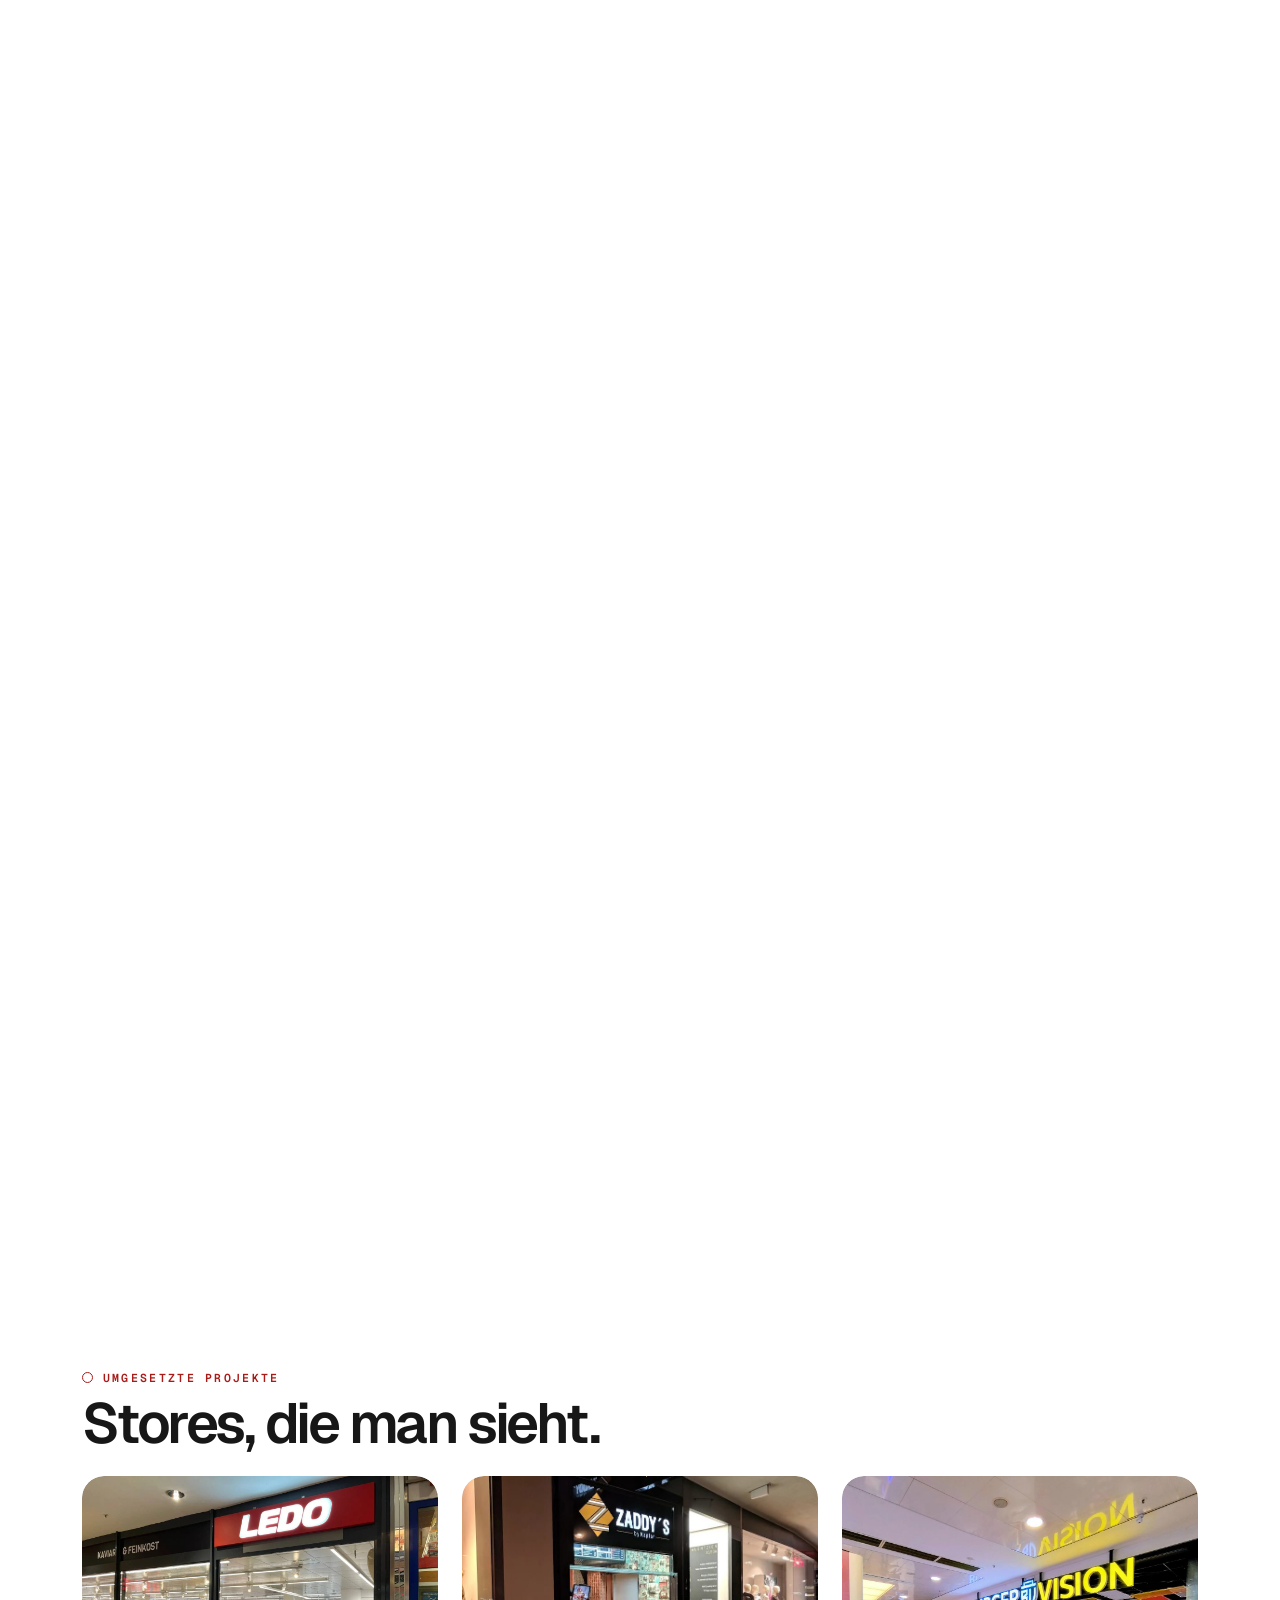
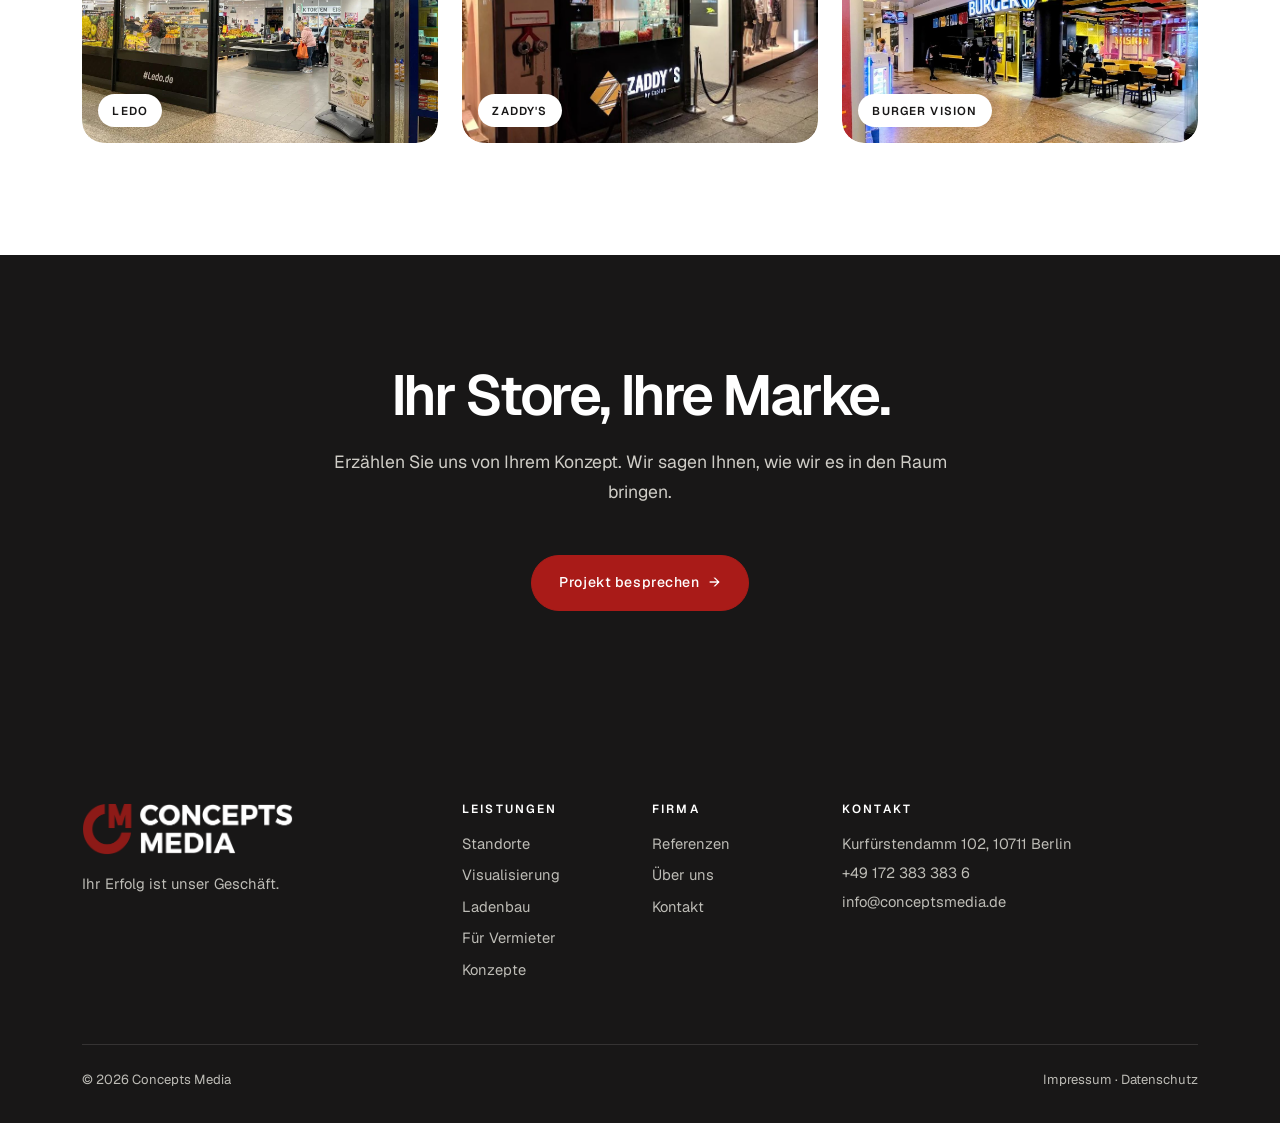
<file: ladenbau.html>
<!doctype html>
<html lang="de">
<head>
  <meta name="robots" content="noindex, nofollow">
  <meta charset="utf-8">
  <meta name="viewport" content="width=device-width, initial-scale=1">
  <title>Ladenbau | Concepts Media</title>
  <meta name="description" content="Individuelle Ladenkonzepte, die Funktion und Design verbinden. Von der Planung bis zur Eröffnung, inklusive Grundriss und Brandschutz aus einer Hand.">
  <link rel="stylesheet" href="assets/css/bootstrap.min.css">
  <link rel="stylesheet" href="assets/css/site.css">
  <link rel="stylesheet" href="assets/css/timeline.css">
</head>
<body>

<header class="site-header">
  <nav class="navbar navbar-expand-lg py-3">
    <div class="container">
      <a class="navbar-brand" href="index.html"><img class="site-logo" src="assets/logo/cm-logo-dark.png" alt="Concepts Media"></a>
      <button class="navbar-toggler" type="button" data-bs-toggle="collapse" data-bs-target="#mainNav" aria-controls="mainNav" aria-expanded="false" aria-label="Menü öffnen">
        <span class="navbar-toggler-icon"></span>
      </button>
      <div class="collapse navbar-collapse" id="mainNav">
        <ul class="navbar-nav ms-auto site-nav align-items-lg-center">
          <li class="nav-item"><a class="nav-link" href="standorte.html">Standorte</a></li>
          <li class="nav-item"><a class="nav-link" href="vermieter.html">Für Vermieter</a></li>
          <li class="nav-item"><a class="nav-link" href="visualisierung.html">Visualisierung</a></li>
          <li class="nav-item"><a class="nav-link active" href="ladenbau.html" aria-current="page">Ladenbau</a></li>
          <li class="nav-item"><a class="nav-link" href="konzepte.html">Konzepte</a></li>
          <li class="nav-item"><a class="nav-link" href="referenzen.html">Referenzen</a></li>
          <li class="nav-item"><a class="nav-link" href="ueber-uns.html">Über uns</a></li>
          <li class="nav-item ms-lg-3"><a class="btn-cm" href="kontakt.html">Anfrage senden</a></li>
        </ul>
      </div>
    </div>
  </nav>
</header>

<main>

  <section class="page-hero">
    <div class="container">
      <p class="eyebrow mb-3">Konzept und Umsetzung</p>
      <h1 class="display mb-4">Vom Konzept bis zum eröffnungsfertigen Store.</h1>
      <p class="lead-text mb-4">Wir entwickeln und realisieren individuelle Ladenkonzepte, die Funktionalität und Design verbinden und Markenerlebnisse im Raum schaffen.</p>
      <a class="btn-cm" href="kontakt.html">Projekt besprechen</a>
    </div>
  </section>

  <section class="section">
    <div class="container">
      <div class="row g-5">
        <div class="col-lg-5">
          <p class="eyebrow mb-2">Alles aus einer Hand</p>
          <h2 class="section-title mb-4">Wir nehmen Sie an die Hand.</h2>
          <p class="lead-text">Sie müssen nicht drei Dienstleister koordinieren. Wir führen Planung, Architektur, Brandschutz und Bau in einem Prozess zusammen.</p>
        </div>
        <div class="col-lg-7">
          <ul class="check-list">
            <li>Grundriss und Planung, bis zur Ausführungsreife.</li>
            <li>Brandschutzänderung und Abstimmung mit den Architekten.</li>
            <li>Individuelle Ladenkonzepte, die Ihre Marke im Raum erlebbar machen.</li>
            <li>Ein Ansprechpartner, von der ersten Skizze bis zur Eröffnung.</li>
            <li>Ein Ablauf, der für Filialisten und Franchise-Systeme skaliert.</li>
          </ul>
        </div>
      </div>
    </div>
  </section>

  <section class="section-band">
    <div class="parallax-frame in-flow wide"><img class="parallax-img" data-speed="0.12" src="assets/media/currywurst-fassade.jpg" alt="Store Fassade mit Außenbereich"></div>
  </section>

  <!-- Ablauf: horizontale Scroll-Timeline -->
  <section class="tl" id="journey" aria-label="Ablauf vom Konzept bis zur Eröffnung">
    <div class="tl__stick">
      <div class="tl__slider">
        <div class="tl__img"><img src="assets/media/zaddys-kiosk.jpg" alt="Umgesetzter Store" draggable="false"></div>
        <div class="tl__track">
          <div class="tl__axis"><div class="tl__axis-dot"></div><div class="journey-line"></div><div class="tl__axis-dot"></div></div>

          <div class="tl__row tl__row--top">
            <div class="tl__head"><h2>Vom Konzept zur <em>Eröffnung</em></h2></div>
            <div class="tl__items tl__items--top">
                <div class="tl__item" data-step="1" data-row="top">
                  <div class="tl__stem tl__stem--top"><div class="tl__stem-dot"></div><div class="tl__stem-line"></div></div>
                  <div class="tl__text">
                    <h4><span class="tl__no">01</span> Konzept</h4>
                    <p>Marke, Zielgruppe und Funktion des Ladens werden festgelegt.</p>
                  </div>
                </div>
                <div class="tl__item" data-step="3" data-row="top">
                  <div class="tl__stem tl__stem--top"><div class="tl__stem-dot"></div><div class="tl__stem-line"></div></div>
                  <div class="tl__text">
                    <h4><span class="tl__no">03</span> Visualisierung</h4>
                    <p>Der Raum in 2D und 3D, bevor eine Wand steht. Sie geben frei.</p>
                  </div>
                </div>
                <div class="tl__item" data-step="5" data-row="top">
                  <div class="tl__stem tl__stem--top"><div class="tl__stem-dot"></div><div class="tl__stem-line"></div></div>
                  <div class="tl__text">
                    <h4><span class="tl__no">05</span> Umbau</h4>
                    <p>Bauliche Umsetzung mit allen Gewerken aus einer Hand.</p>
                  </div>
                </div>
                <div class="tl__item" data-step="7" data-row="top">
                  <div class="tl__stem tl__stem--top"><div class="tl__stem-dot"></div><div class="tl__stem-line"></div></div>
                  <div class="tl__text">
                    <h4><span class="tl__no">07</span> Betreuung</h4>
                    <p>Ein fester Ansprechpartner, auch nach der Eröffnung.</p>
                  </div>
                </div>
            </div>
          </div>

          <div class="tl__row">
            <div class="tl__period"><p>7 Schritte, ein Ansprechpartner</p></div>
            <div class="tl__items tl__items--bottom">
                <div class="tl__item" data-step="2" data-row="bottom">
                  <div class="tl__stem tl__stem--bottom"><div class="tl__stem-line"></div><div class="tl__stem-dot"></div></div>
                  <div class="tl__text">
                    <h4><span class="tl__no">02</span> Grundriss</h4>
                    <p>Aufmaß, DWG und Planung der Fläche bis zur Ausführungsreife.</p>
                  </div>
                </div>
                <div class="tl__item" data-step="4" data-row="bottom">
                  <div class="tl__stem tl__stem--bottom"><div class="tl__stem-line"></div><div class="tl__stem-dot"></div></div>
                  <div class="tl__text">
                    <h4><span class="tl__no">04</span> Brandschutz</h4>
                    <p>Brandschutzänderung und Abstimmung mit den Architekten.</p>
                  </div>
                </div>
                <div class="tl__item" data-step="6" data-row="bottom">
                  <div class="tl__stem tl__stem--bottom"><div class="tl__stem-line"></div><div class="tl__stem-dot"></div></div>
                  <div class="tl__text">
                    <h4><span class="tl__no">06</span> Eröffnung</h4>
                    <p>Der Store ist eröffnungsfertig, wenn die erste Kundin die Tür öffnet.</p>
                  </div>
                </div>
            </div>
          </div>
        </div>
      </div>
    </div>
  </section>

  <section class="section">
    <div class="container">
      <p class="eyebrow mb-2">Umgesetzte Projekte</p>
      <h2 class="section-title mb-4">Stores, die man sieht.</h2>
      <div class="row g-4">
        <div class="col-md-4"><div class="photo-card"><img class="media-frame" src="assets/media/ledo-markt.jpg" alt="Ledo Markt, umgesetzt"><span class="caption-tag">Ledo</span></div></div>
        <div class="col-md-4"><div class="photo-card"><img class="media-frame" src="assets/media/zaddys-kiosk.jpg" alt="Zaddy's Kiosk, umgesetzt"><span class="caption-tag">Zaddy's</span></div></div>
        <div class="col-md-4"><div class="photo-card"><img class="media-frame" src="assets/media/burger-vision-innen.jpg" alt="Burger Vision innen"><span class="caption-tag">Burger Vision</span></div></div>
      </div>
    </div>
  </section>

  <section class="section section-ink">
    <div class="container text-center">
      <h2 class="section-title mb-4">Ihr Store, Ihre Marke.</h2>
      <p class="lead-text mx-auto mb-5">Erzählen Sie uns von Ihrem Konzept. Wir sagen Ihnen, wie wir es in den Raum bringen.</p>
      <a class="btn-cm" href="kontakt.html">Projekt besprechen</a>
    </div>
  </section>

</main>

<footer class="site-footer">
  <div class="container">
    <div class="row g-4">
      <div class="col-lg-4">
        <div class="mb-3"><img class="site-logo-footer" src="assets/logo/cm-logo-white.png" alt="Concepts Media"></div>
        <p class="mb-0">Ihr Erfolg ist unser Geschäft.</p>
      </div>
      <div class="col-6 col-lg-2">
        <h4 class="mb-3">Leistungen</h4>
        <ul>
          <li><a href="standorte.html">Standorte</a></li>
          <li><a href="visualisierung.html">Visualisierung</a></li>
          <li><a href="ladenbau.html">Ladenbau</a></li>
          <li><a href="vermieter.html">Für Vermieter</a></li>
          <li><a href="konzepte.html">Konzepte</a></li>
        </ul>
      </div>
      <div class="col-6 col-lg-2">
        <h4 class="mb-3">Firma</h4>
        <ul>
          <li><a href="referenzen.html">Referenzen</a></li>
          <li><a href="ueber-uns.html">Über uns</a></li>
          <li><a href="kontakt.html">Kontakt</a></li>
        </ul>
      </div>
      <div class="col-lg-4">
        <h4 class="mb-3">Kontakt</h4>
        <p class="mb-1">Kurfürstendamm 102, 10711 Berlin</p>
        <p class="mb-1"><a href="tel:+4917238338366">+49 172 383 383 6</a></p>
        <p class="mb-0"><a href="mailto:info@conceptsmedia.de">info@conceptsmedia.de</a></p>
      </div>
    </div>
    <div class="footer-bottom d-flex flex-wrap justify-content-between gap-3">
      <span>© 2026 Concepts Media</span>
      <span><a href="impressum.html">Impressum</a> · <a href="datenschutz.html">Datenschutz</a></span>
    </div>
  </div>
</footer>

<script src="assets/js/bootstrap.bundle.min.js"></script>
<script src="assets/libs/gsap/gsap.min.js"></script>
<script src="assets/libs/gsap/ScrollTrigger.min.js"></script>
<script src="assets/libs/gsap/SplitText.min.js"></script>
<script src="assets/js/engine.js"></script>
<script src="assets/js/timeline.js"></script>
</body>
</html>
</file>
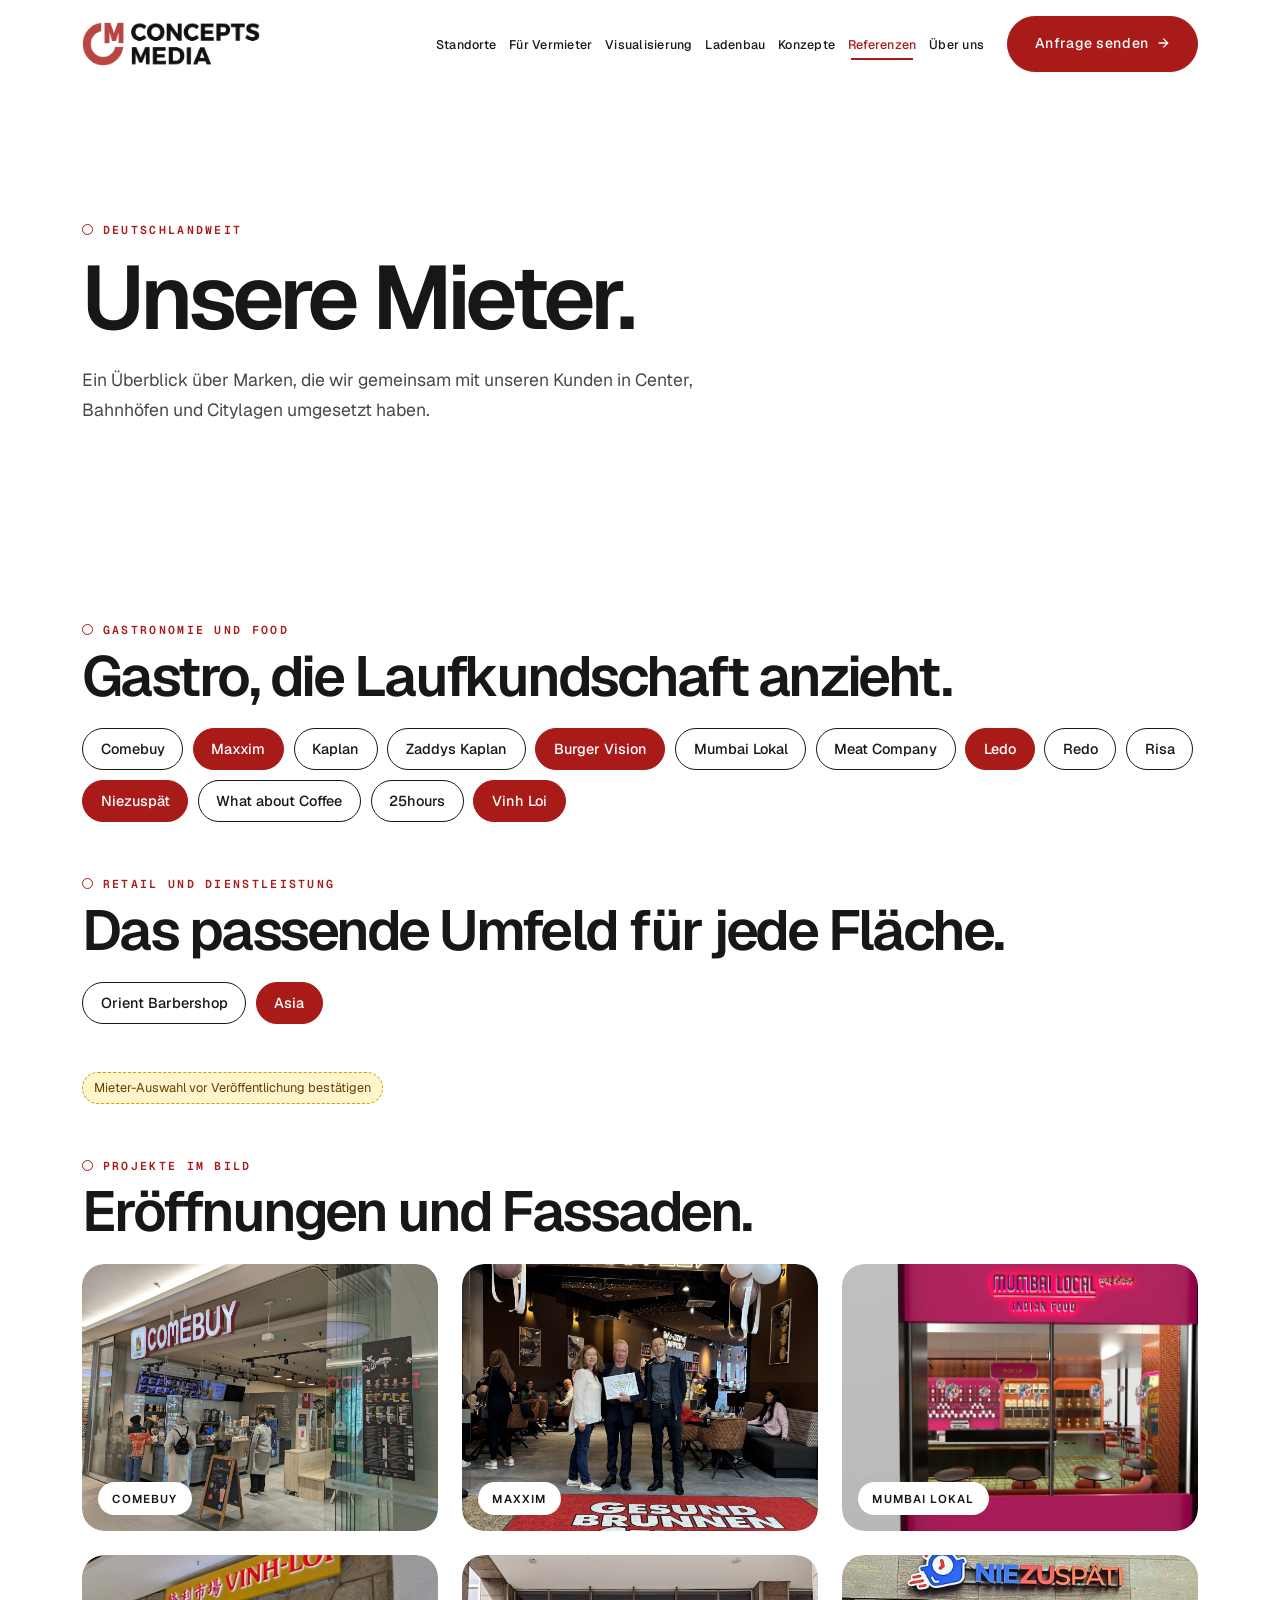
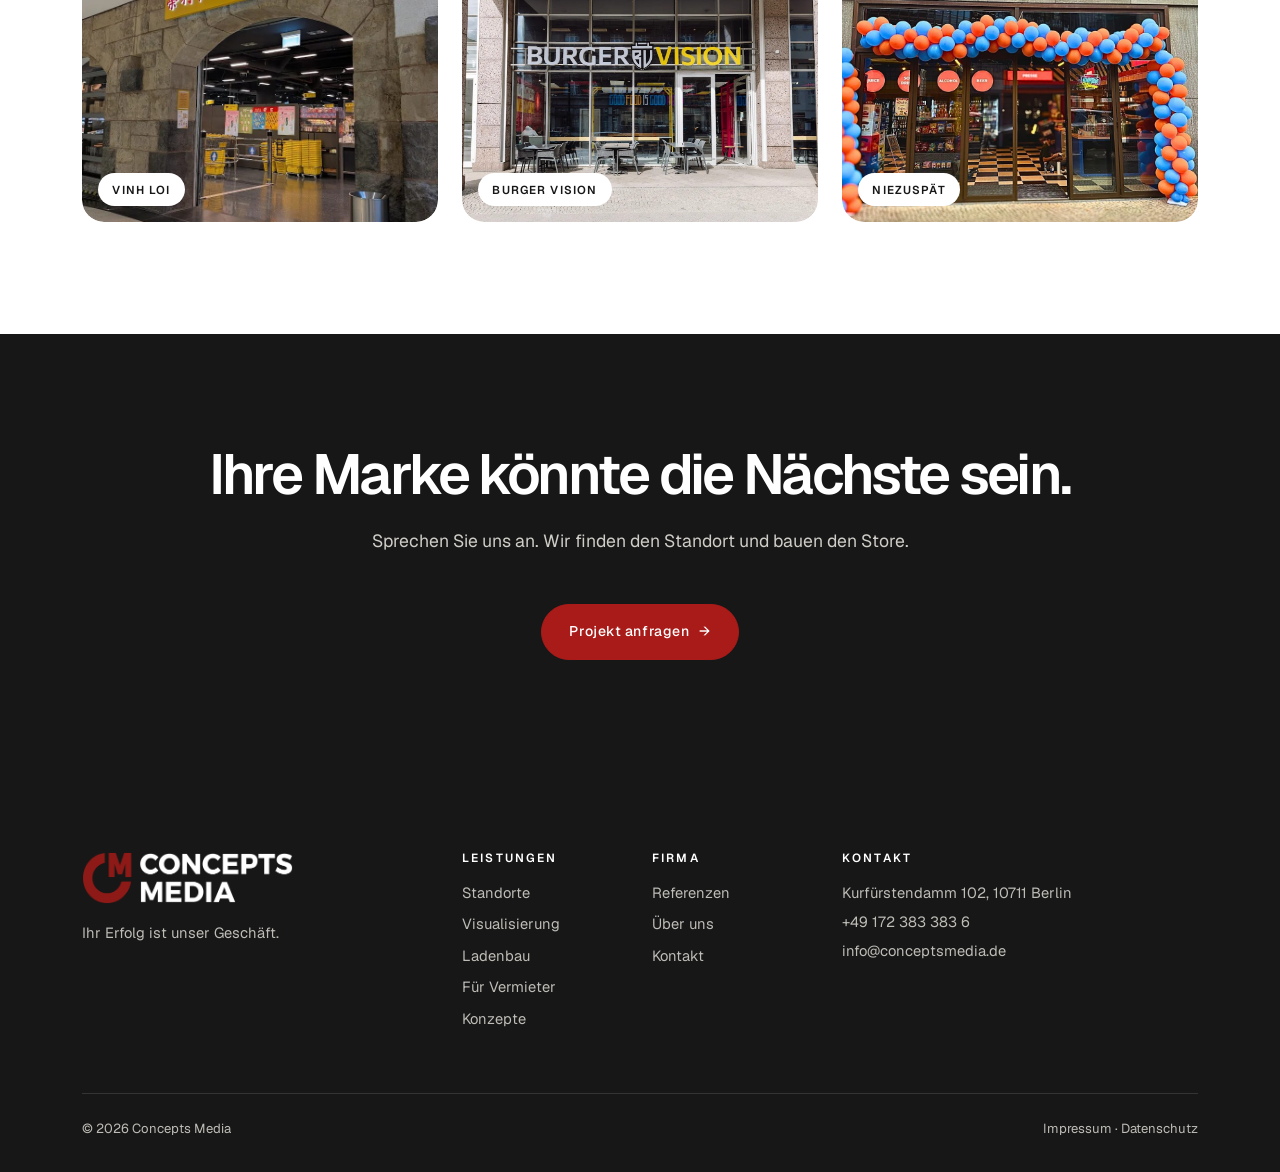
<file: referenzen.html>
<!doctype html>
<html lang="de">
<head>
  <meta name="robots" content="noindex, nofollow">
  <meta charset="utf-8">
  <meta name="viewport" content="width=device-width, initial-scale=1">
  <title>Referenzen | Concepts Media</title>
  <meta name="description" content="Marken, die Concepts Media deutschlandweit in 1A Lagen und Centern umgesetzt hat. Gastronomie, Retail und Dienstleistung.">
  <link rel="stylesheet" href="assets/css/bootstrap.min.css">
  <link rel="stylesheet" href="assets/css/site.css">
</head>
<body>

<header class="site-header">
  <nav class="navbar navbar-expand-lg py-3">
    <div class="container">
      <a class="navbar-brand" href="index.html"><img class="site-logo" src="assets/logo/cm-logo-dark.png" alt="Concepts Media"></a>
      <button class="navbar-toggler" type="button" data-bs-toggle="collapse" data-bs-target="#mainNav" aria-controls="mainNav" aria-expanded="false" aria-label="Menü öffnen">
        <span class="navbar-toggler-icon"></span>
      </button>
      <div class="collapse navbar-collapse" id="mainNav">
        <ul class="navbar-nav ms-auto site-nav align-items-lg-center">
          <li class="nav-item"><a class="nav-link" href="standorte.html">Standorte</a></li>
          <li class="nav-item"><a class="nav-link" href="vermieter.html">Für Vermieter</a></li>
          <li class="nav-item"><a class="nav-link" href="visualisierung.html">Visualisierung</a></li>
          <li class="nav-item"><a class="nav-link" href="ladenbau.html">Ladenbau</a></li>
          <li class="nav-item"><a class="nav-link" href="konzepte.html">Konzepte</a></li>
          <li class="nav-item"><a class="nav-link active" href="referenzen.html" aria-current="page">Referenzen</a></li>
          <li class="nav-item"><a class="nav-link" href="ueber-uns.html">Über uns</a></li>
          <li class="nav-item ms-lg-3"><a class="btn-cm" href="kontakt.html">Anfrage senden</a></li>
        </ul>
      </div>
    </div>
  </nav>
</header>

<main>

  <section class="page-hero">
    <div class="container">
      <p class="eyebrow mb-3">Deutschlandweit</p>
      <h1 class="display mb-4">Unsere Mieter.</h1>
      <p class="lead-text mb-0">Ein Überblick über Marken, die wir gemeinsam mit unseren Kunden in Center, Bahnhöfen und Citylagen umgesetzt haben.</p>
    </div>
  </section>

  <section class="section">
    <div class="container">
      <p class="eyebrow mb-2">Gastronomie und Food</p>
      <h2 class="section-title mb-4">Gastro, die Laufkundschaft anzieht.</h2>
      <ul class="tenant-wall mb-5">
        <li>Comebuy</li>
        <li>Maxxim</li>
        <li>Kaplan</li>
        <li>Zaddys Kaplan</li>
        <li>Burger Vision</li>
        <li>Mumbai Lokal</li>
        <li>Meat Company</li>
        <li>Ledo</li>
        <li>Redo</li>
        <li>Risa</li>
        <li>Niezuspät</li>
        <li>What about Coffee</li>
        <li>25hours</li>
        <li>Vinh Loi</li>
      </ul>

      <p class="eyebrow mb-2">Retail und Dienstleistung</p>
      <h2 class="section-title mb-4">Das passende Umfeld für jede Fläche.</h2>
      <ul class="tenant-wall mb-5">
        <li>Orient Barbershop</li>
        <li>Asia</li>
      </ul>
      <p class="mb-5"><span class="todo-note">Mieter-Auswahl vor Veröffentlichung bestätigen</span></p>

      <p class="eyebrow mb-2">Projekte im Bild</p>
      <h2 class="section-title mb-4">Eröffnungen und Fassaden.</h2>
      <div class="row g-4">
        <div class="col-md-4"><div class="photo-card"><img class="media-frame" src="assets/media/comebuy-gesundbrunnen.jpg" alt="Comebuy Gesundbrunnen"><span class="caption-tag">Comebuy</span></div></div>
        <div class="col-md-4"><div class="photo-card"><img class="media-frame" src="assets/media/maxxim-kaffee-eroeffnung.jpg" alt="Maxxim Kaffee Eröffnung im Gesundbrunnen Center"><span class="caption-tag">Maxxim</span></div></div>
        <div class="col-md-4"><div class="photo-card"><img class="media-frame" src="assets/media/mumbai-lokal.jpg" alt="Mumbai Lokal"><span class="caption-tag">Mumbai Lokal</span></div></div>
        <div class="col-md-4"><div class="photo-card"><img class="media-frame" src="assets/media/vinh-loi-eingang.jpg" alt="Vinh Loi Eingang"><span class="caption-tag">Vinh Loi</span></div></div>
        <div class="col-md-4"><div class="photo-card"><img class="media-frame" src="assets/media/burger-vision-fassade.jpg" alt="Burger Vision Fassade"><span class="caption-tag">Burger Vision</span></div></div>
        <div class="col-md-4"><div class="photo-card"><img class="media-frame" src="assets/media/niezuspaet-fassade.jpg" alt="Niezuspät Fassade"><span class="caption-tag">Niezuspät</span></div></div>
      </div>
    </div>
  </section>

  <section class="section section-ink">
    <div class="container text-center">
      <h2 class="section-title mb-4">Ihre Marke könnte die Nächste sein.</h2>
      <p class="lead-text mx-auto mb-5">Sprechen Sie uns an. Wir finden den Standort und bauen den Store.</p>
      <a class="btn-cm" href="kontakt.html">Projekt anfragen</a>
    </div>
  </section>

</main>

<footer class="site-footer">
  <div class="container">
    <div class="row g-4">
      <div class="col-lg-4">
        <div class="mb-3"><img class="site-logo-footer" src="assets/logo/cm-logo-white.png" alt="Concepts Media"></div>
        <p class="mb-0">Ihr Erfolg ist unser Geschäft.</p>
      </div>
      <div class="col-6 col-lg-2">
        <h4 class="mb-3">Leistungen</h4>
        <ul>
          <li><a href="standorte.html">Standorte</a></li>
          <li><a href="visualisierung.html">Visualisierung</a></li>
          <li><a href="ladenbau.html">Ladenbau</a></li>
          <li><a href="vermieter.html">Für Vermieter</a></li>
          <li><a href="konzepte.html">Konzepte</a></li>
        </ul>
      </div>
      <div class="col-6 col-lg-2">
        <h4 class="mb-3">Firma</h4>
        <ul>
          <li><a href="referenzen.html">Referenzen</a></li>
          <li><a href="ueber-uns.html">Über uns</a></li>
          <li><a href="kontakt.html">Kontakt</a></li>
        </ul>
      </div>
      <div class="col-lg-4">
        <h4 class="mb-3">Kontakt</h4>
        <p class="mb-1">Kurfürstendamm 102, 10711 Berlin</p>
        <p class="mb-1"><a href="tel:+4917238338366">+49 172 383 383 6</a></p>
        <p class="mb-0"><a href="mailto:info@conceptsmedia.de">info@conceptsmedia.de</a></p>
      </div>
    </div>
    <div class="footer-bottom d-flex flex-wrap justify-content-between gap-3">
      <span>© 2026 Concepts Media</span>
      <span><a href="impressum.html">Impressum</a> · <a href="datenschutz.html">Datenschutz</a></span>
    </div>
  </div>
</footer>

<script src="assets/js/bootstrap.bundle.min.js"></script>
<script src="assets/js/engine.js"></script>
</body>
</html>
</file>
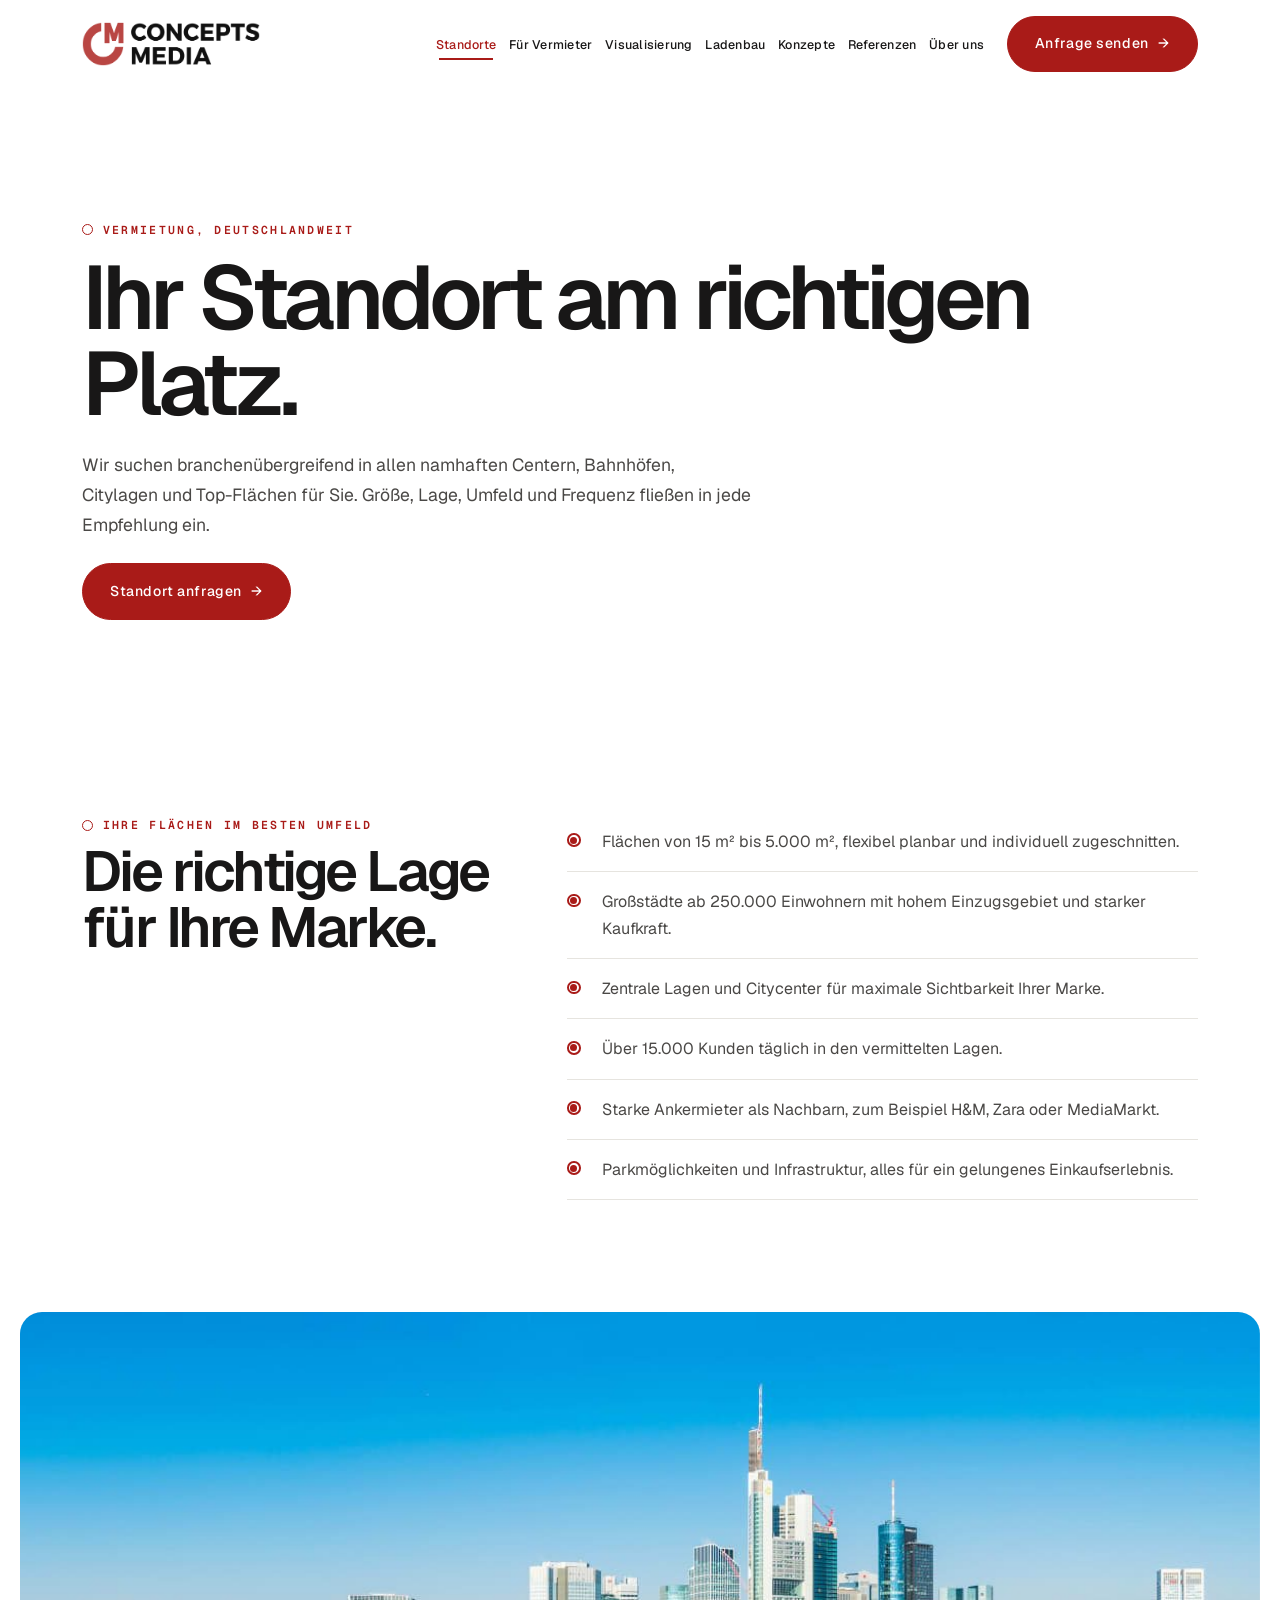
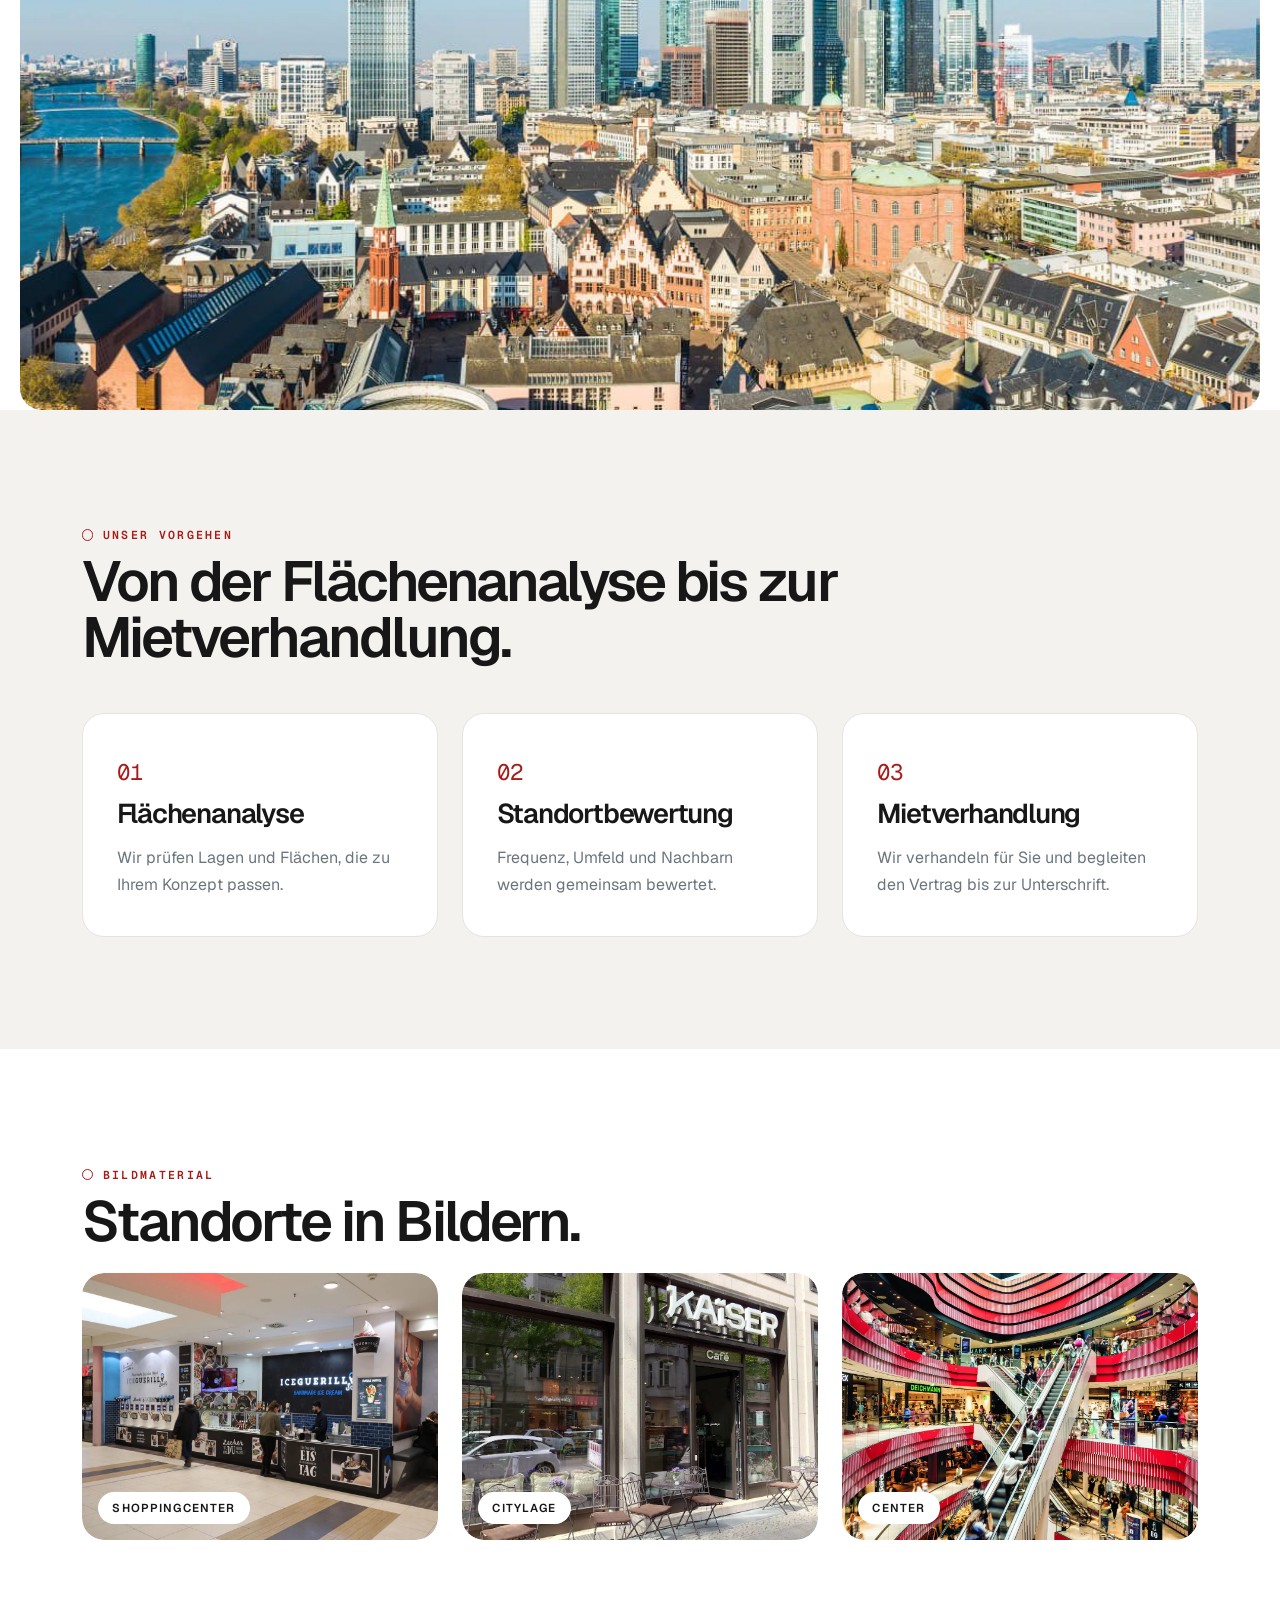
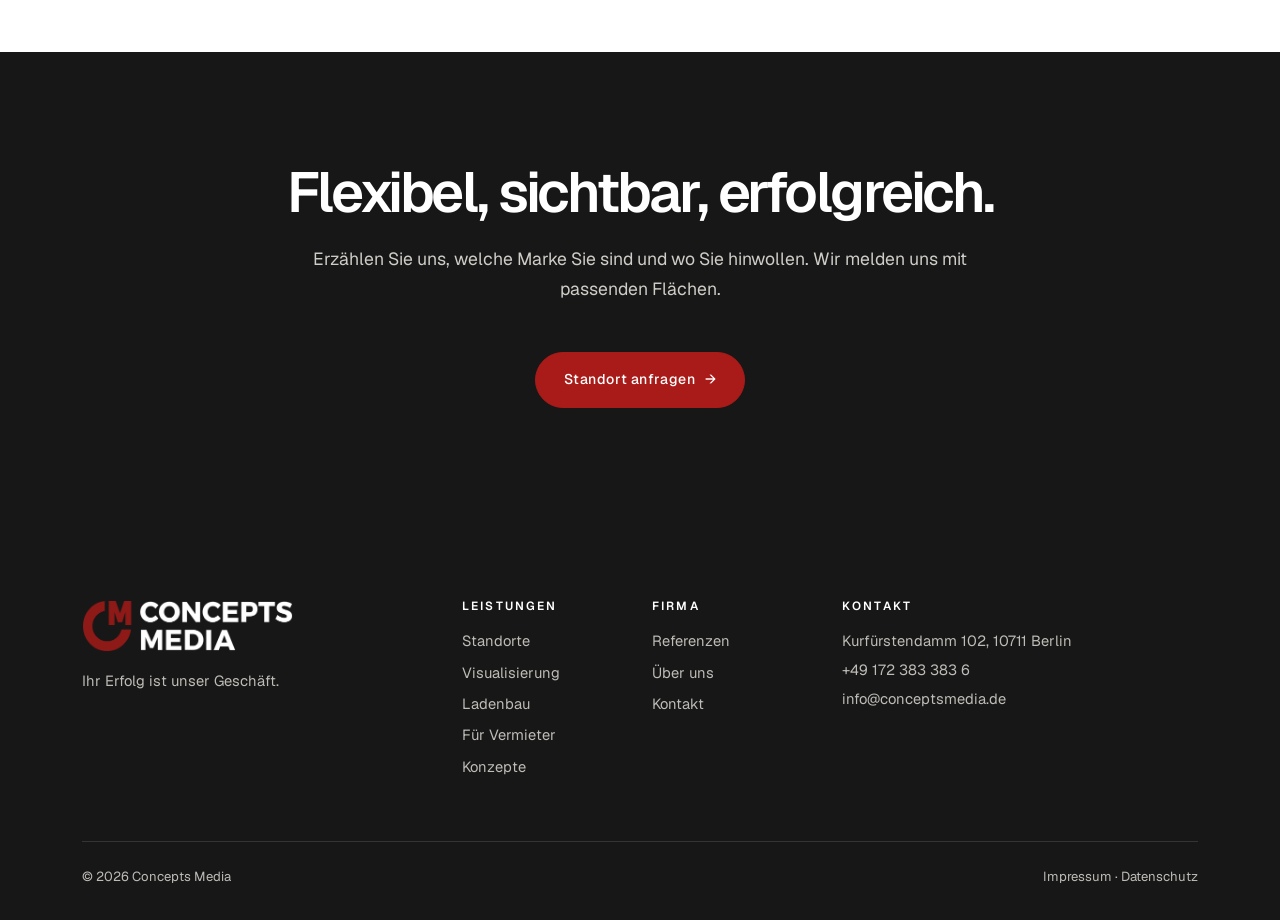
<file: standorte.html>
<!doctype html>
<html lang="de">
<head>
  <meta name="robots" content="noindex, nofollow">
  <meta charset="utf-8">
  <meta name="viewport" content="width=device-width, initial-scale=1">
  <title>Standorte | Concepts Media</title>
  <meta name="description" content="Deutschlandweite Standortvermittlung für Gewerbeflächen in 1A Lagen: Shoppingcenter, Bahnhöfe und Citylagen. Flächen von 15 m² bis 5.000 m².">
  <link rel="stylesheet" href="assets/css/bootstrap.min.css">
  <link rel="stylesheet" href="assets/css/site.css">
</head>
<body>

<header class="site-header">
  <nav class="navbar navbar-expand-lg py-3">
    <div class="container">
      <a class="navbar-brand" href="index.html"><img class="site-logo" src="assets/logo/cm-logo-dark.png" alt="Concepts Media"></a>
      <button class="navbar-toggler" type="button" data-bs-toggle="collapse" data-bs-target="#mainNav" aria-controls="mainNav" aria-expanded="false" aria-label="Menü öffnen">
        <span class="navbar-toggler-icon"></span>
      </button>
      <div class="collapse navbar-collapse" id="mainNav">
        <ul class="navbar-nav ms-auto site-nav align-items-lg-center">
          <li class="nav-item"><a class="nav-link active" href="standorte.html" aria-current="page">Standorte</a></li>
          <li class="nav-item"><a class="nav-link" href="vermieter.html">Für Vermieter</a></li>
          <li class="nav-item"><a class="nav-link" href="visualisierung.html">Visualisierung</a></li>
          <li class="nav-item"><a class="nav-link" href="ladenbau.html">Ladenbau</a></li>
          <li class="nav-item"><a class="nav-link" href="konzepte.html">Konzepte</a></li>
          <li class="nav-item"><a class="nav-link" href="referenzen.html">Referenzen</a></li>
          <li class="nav-item"><a class="nav-link" href="ueber-uns.html">Über uns</a></li>
          <li class="nav-item ms-lg-3"><a class="btn-cm" href="kontakt.html">Anfrage senden</a></li>
        </ul>
      </div>
    </div>
  </nav>
</header>

<main>

  <section class="page-hero">
    <div class="container">
      <p class="eyebrow mb-3">Vermietung, deutschlandweit</p>
      <h1 class="display mb-4">Ihr Standort am richtigen Platz.</h1>
      <p class="lead-text mb-4">Wir suchen branchenübergreifend in allen namhaften Centern, Bahnhöfen, Citylagen und Top-Flächen für Sie. Größe, Lage, Umfeld und Frequenz fließen in jede Empfehlung ein.</p>
      <a class="btn-cm" href="kontakt.html">Standort anfragen</a>
    </div>
  </section>

  <section class="section">
    <div class="container">
      <div class="row g-5">
        <div class="col-lg-5">
          <p class="eyebrow mb-2">Ihre Flächen im besten Umfeld</p>
          <h2 class="section-title mb-4">Die richtige Lage für Ihre Marke.</h2>
        </div>
        <div class="col-lg-7">
          <ul class="check-list">
            <li>Flächen von 15 m² bis 5.000 m², flexibel planbar und individuell zugeschnitten.</li>
            <li>Großstädte ab 250.000 Einwohnern mit hohem Einzugsgebiet und starker Kaufkraft.</li>
            <li>Zentrale Lagen und Citycenter für maximale Sichtbarkeit Ihrer Marke.</li>
            <li>Über 15.000 Kunden täglich in den vermittelten Lagen.</li>
            <li>Starke Ankermieter als Nachbarn, zum Beispiel H&amp;M, Zara oder MediaMarkt.</li>
            <li>Parkmöglichkeiten und Infrastruktur, alles für ein gelungenes Einkaufserlebnis.</li>
          </ul>
        </div>
      </div>
    </div>
  </section>

  <section class="section-band">
    <div class="parallax-frame in-flow wide"><img class="parallax-img" data-speed="0.12" src="assets/media/frankfurt-skyline.jpg" alt="Stadtkulisse einer Großstadt"></div>
  </section>

  <section class="section section-mist">
    <div class="container">
      <p class="eyebrow mb-2">Unser Vorgehen</p>
      <h2 class="section-title mb-5">Von der Flächenanalyse bis zur Mietverhandlung.</h2>
      <div class="row g-4">
        <div class="col-md-4">
          <div class="service-card">
            <div class="num">01</div>
            <h3>Flächenanalyse</h3>
            <p class="mb-0 text-secondary">Wir prüfen Lagen und Flächen, die zu Ihrem Konzept passen.</p>
          </div>
        </div>
        <div class="col-md-4">
          <div class="service-card">
            <div class="num">02</div>
            <h3>Standortbewertung</h3>
            <p class="mb-0 text-secondary">Frequenz, Umfeld und Nachbarn werden gemeinsam bewertet.</p>
          </div>
        </div>
        <div class="col-md-4">
          <div class="service-card">
            <div class="num">03</div>
            <h3>Mietverhandlung</h3>
            <p class="mb-0 text-secondary">Wir verhandeln für Sie und begleiten den Vertrag bis zur Unterschrift.</p>
          </div>
        </div>
      </div>
    </div>
  </section>

  <section class="section">
    <div class="container">
      <p class="eyebrow mb-2">Bildmaterial</p>
      <h2 class="section-title mb-4">Standorte in Bildern.</h2>
      <div class="row g-4">
        <div class="col-md-4"><div class="photo-card"><img class="media-frame" src="assets/media/center-mall-iceguerilly.jpg" alt="Ladenfläche im Shoppingcenter"><span class="caption-tag">Shoppingcenter</span></div></div>
        <div class="col-md-4"><div class="photo-card"><img class="media-frame" src="assets/media/kaiser-fassade.jpg" alt="Café Kaiser Fassade"><span class="caption-tag">Citylage</span></div></div>
        <div class="col-md-4"><div class="photo-card"><img class="media-frame" src="assets/media/hero-center.jpg" alt="Rolltreppen im Center"><span class="caption-tag">Center</span></div></div>
      </div>
    </div>
  </section>

  <section class="section section-ink">
    <div class="container text-center">
      <h2 class="section-title mb-4">Flexibel, sichtbar, erfolgreich.</h2>
      <p class="lead-text mx-auto mb-5">Erzählen Sie uns, welche Marke Sie sind und wo Sie hinwollen. Wir melden uns mit passenden Flächen.</p>
      <a class="btn-cm" href="kontakt.html">Standort anfragen</a>
    </div>
  </section>

</main>

<footer class="site-footer">
  <div class="container">
    <div class="row g-4">
      <div class="col-lg-4">
        <div class="mb-3"><img class="site-logo-footer" src="assets/logo/cm-logo-white.png" alt="Concepts Media"></div>
        <p class="mb-0">Ihr Erfolg ist unser Geschäft.</p>
      </div>
      <div class="col-6 col-lg-2">
        <h4 class="mb-3">Leistungen</h4>
        <ul>
          <li><a href="standorte.html">Standorte</a></li>
          <li><a href="visualisierung.html">Visualisierung</a></li>
          <li><a href="ladenbau.html">Ladenbau</a></li>
          <li><a href="vermieter.html">Für Vermieter</a></li>
          <li><a href="konzepte.html">Konzepte</a></li>
        </ul>
      </div>
      <div class="col-6 col-lg-2">
        <h4 class="mb-3">Firma</h4>
        <ul>
          <li><a href="referenzen.html">Referenzen</a></li>
          <li><a href="ueber-uns.html">Über uns</a></li>
          <li><a href="kontakt.html">Kontakt</a></li>
        </ul>
      </div>
      <div class="col-lg-4">
        <h4 class="mb-3">Kontakt</h4>
        <p class="mb-1">Kurfürstendamm 102, 10711 Berlin</p>
        <p class="mb-1"><a href="tel:+4917238338366">+49 172 383 383 6</a></p>
        <p class="mb-0"><a href="mailto:info@conceptsmedia.de">info@conceptsmedia.de</a></p>
      </div>
    </div>
    <div class="footer-bottom d-flex flex-wrap justify-content-between gap-3">
      <span>© 2026 Concepts Media</span>
      <span><a href="impressum.html">Impressum</a> · <a href="datenschutz.html">Datenschutz</a></span>
    </div>
  </div>
</footer>

<script src="assets/js/bootstrap.bundle.min.js"></script>
<script src="assets/js/engine.js"></script>
</body>
</html>
</file>
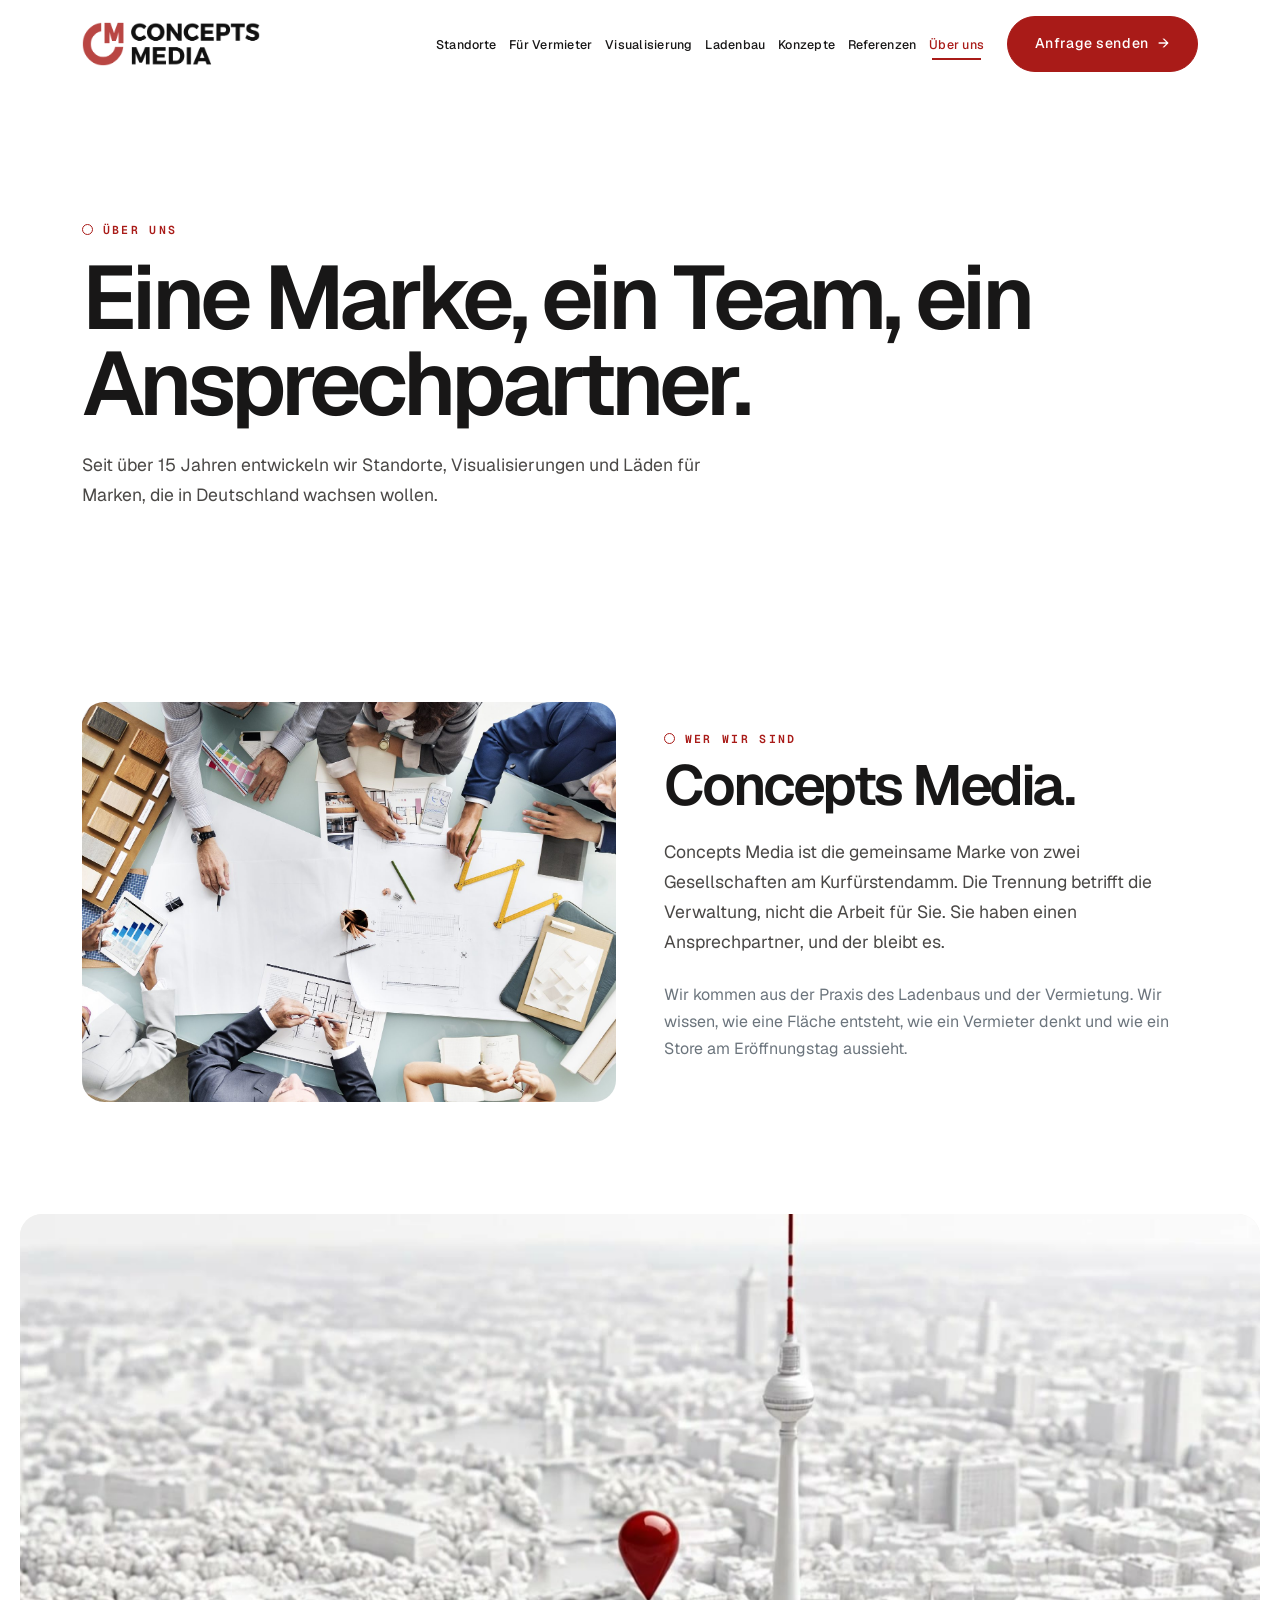
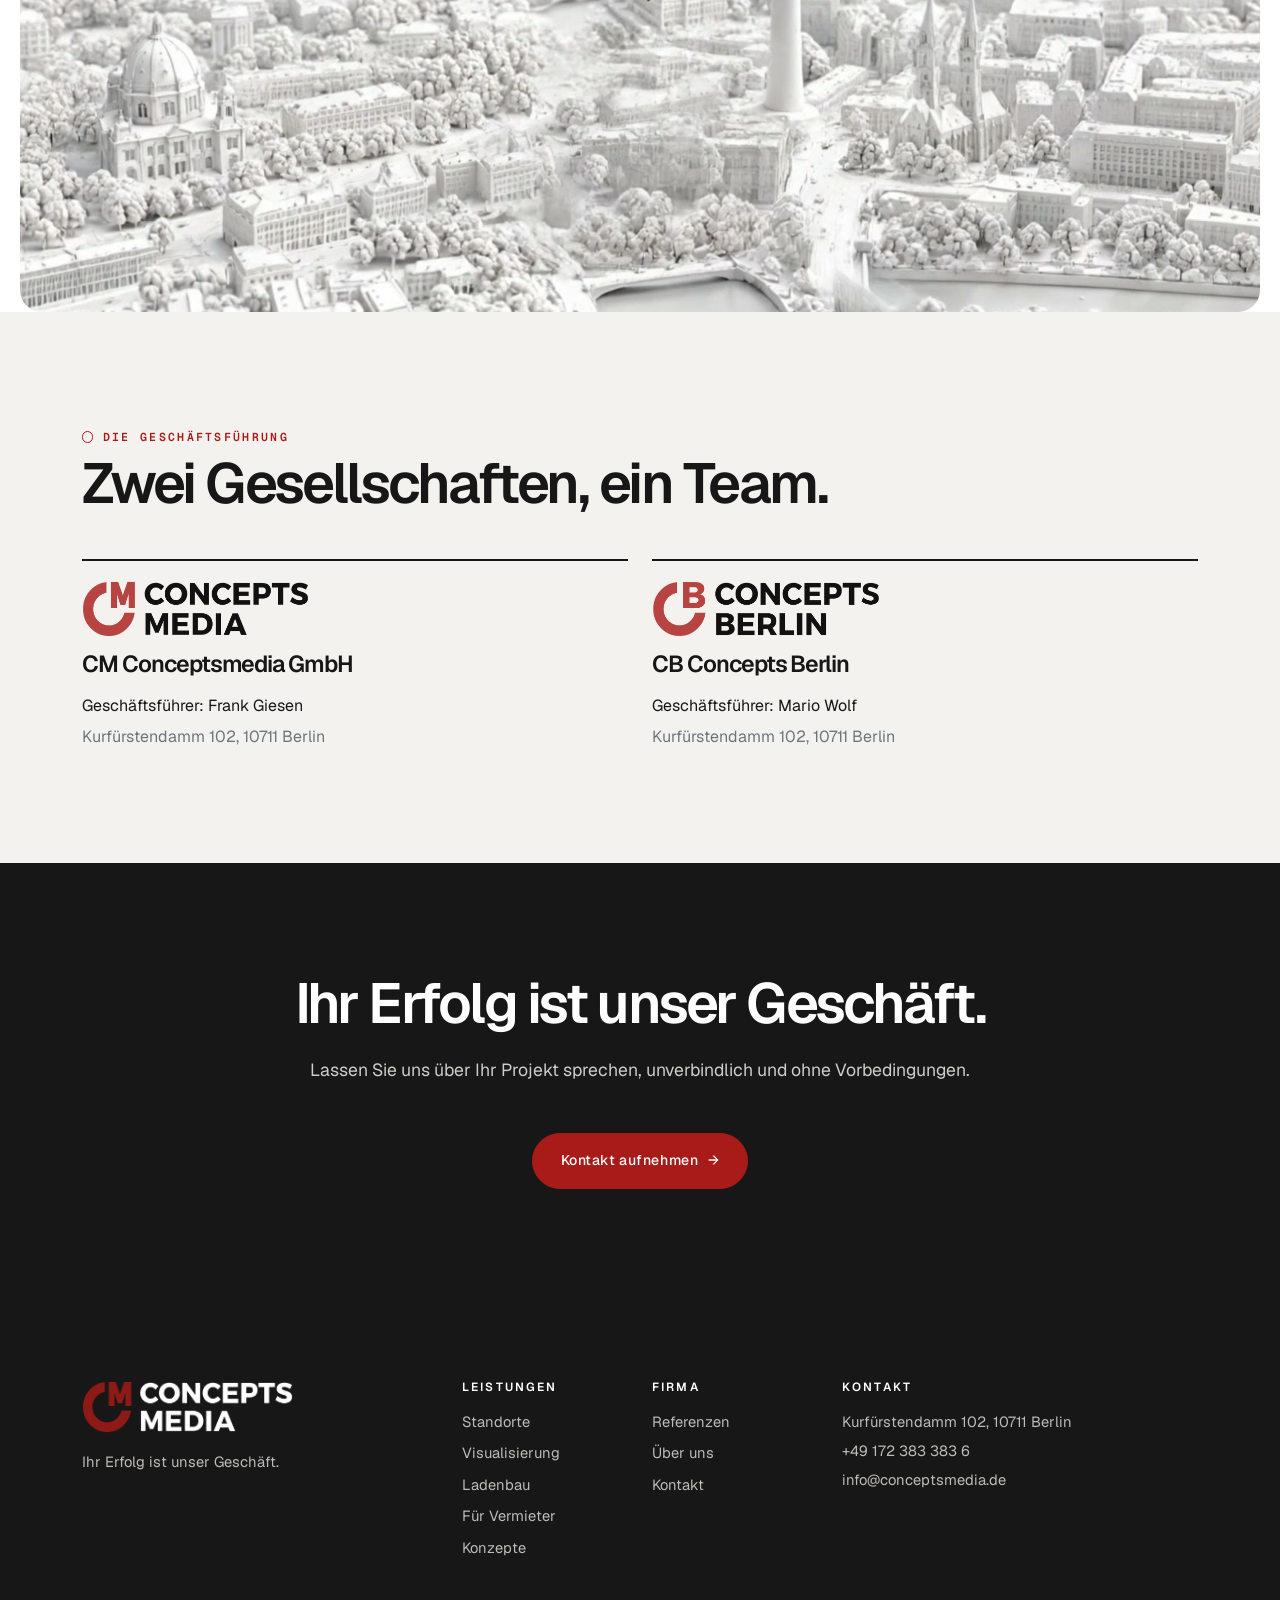
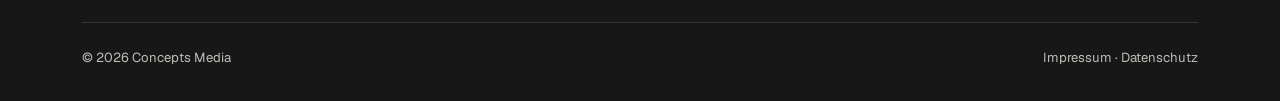
<file: ueber-uns.html>
<!doctype html>
<html lang="de">
<head>
  <meta name="robots" content="noindex, nofollow">
  <meta charset="utf-8">
  <meta name="viewport" content="width=device-width, initial-scale=1">
  <title>Über uns | Concepts Media</title>
  <meta name="description" content="Concepts Media ist eine Marke für Standort, Visualisierung und Ladenbau. Zwei Gesellschaften, ein Team, ein Ansprechpartner.">
  <link rel="stylesheet" href="assets/css/bootstrap.min.css">
  <link rel="stylesheet" href="assets/css/site.css">
</head>
<body>

<header class="site-header">
  <nav class="navbar navbar-expand-lg py-3">
    <div class="container">
      <a class="navbar-brand" href="index.html"><img class="site-logo" src="assets/logo/cm-logo-dark.png" alt="Concepts Media"></a>
      <button class="navbar-toggler" type="button" data-bs-toggle="collapse" data-bs-target="#mainNav" aria-controls="mainNav" aria-expanded="false" aria-label="Menü öffnen">
        <span class="navbar-toggler-icon"></span>
      </button>
      <div class="collapse navbar-collapse" id="mainNav">
        <ul class="navbar-nav ms-auto site-nav align-items-lg-center">
          <li class="nav-item"><a class="nav-link" href="standorte.html">Standorte</a></li>
          <li class="nav-item"><a class="nav-link" href="vermieter.html">Für Vermieter</a></li>
          <li class="nav-item"><a class="nav-link" href="visualisierung.html">Visualisierung</a></li>
          <li class="nav-item"><a class="nav-link" href="ladenbau.html">Ladenbau</a></li>
          <li class="nav-item"><a class="nav-link" href="konzepte.html">Konzepte</a></li>
          <li class="nav-item"><a class="nav-link" href="referenzen.html">Referenzen</a></li>
          <li class="nav-item"><a class="nav-link active" href="ueber-uns.html" aria-current="page">Über uns</a></li>
          <li class="nav-item ms-lg-3"><a class="btn-cm" href="kontakt.html">Anfrage senden</a></li>
        </ul>
      </div>
    </div>
  </nav>
</header>

<main>

  <section class="page-hero">
    <div class="container">
      <p class="eyebrow mb-3">Über uns</p>
      <h1 class="display mb-4">Eine Marke, ein Team, ein Ansprechpartner.</h1>
      <p class="lead-text mb-0">Seit über 15 Jahren entwickeln wir Standorte, Visualisierungen und Läden für Marken, die in Deutschland wachsen wollen.</p>
    </div>
  </section>

  <section class="section">
    <div class="container">
      <div class="row g-5 align-items-center">
        <div class="col-lg-6">
          <img class="media-frame" src="assets/media/team-planung.jpg" alt="Planung im Team">
        </div>
        <div class="col-lg-6">
          <p class="eyebrow mb-2">Wer wir sind</p>
          <h2 class="section-title mb-4">Concepts Media.</h2>
          <p class="lead-text mb-4">Concepts Media ist die gemeinsame Marke von zwei Gesellschaften am Kurfürstendamm. Die Trennung betrifft die Verwaltung, nicht die Arbeit für Sie. Sie haben einen Ansprechpartner, und der bleibt es.</p>
          <p class="text-secondary">Wir kommen aus der Praxis des Ladenbaus und der Vermietung. Wir wissen, wie eine Fläche entsteht, wie ein Vermieter denkt und wie ein Store am Eröffnungstag aussieht.</p>
        </div>
      </div>
    </div>
  </section>

  <section class="section-band">
    <div class="parallax-frame in-flow wide"><img class="parallax-img" data-speed="0.12" src="assets/media/berlin-clay.jpg" alt="Berlin als weißes 3D Modell"></div>
  </section>

  <section class="section section-mist">
    <div class="container">
      <p class="eyebrow mb-2">Die Geschäftsführung</p>
      <h2 class="section-title mb-5">Zwei Gesellschaften, ein Team.</h2>
      <div class="row g-4">
        <div class="col-md-6">
          <div class="contact-block">
            <img class="site-logo mb-3" src="assets/logo/cm-logo-dark.png" alt="Concepts Media" style="height:56px">
            <h3 class="mb-3">CM Conceptsmedia GmbH</h3>
            <p class="mb-1">Geschäftsführer: Frank Giesen</p>
            <p class="text-secondary mb-0">Kurfürstendamm 102, 10711 Berlin</p>
          </div>
        </div>
        <div class="col-md-6">
          <div class="contact-block">
            <img class="mb-3" src="assets/logo/cb-logo-dark.png" alt="CB Concepts Berlin" style="height:56px;width:auto;display:block">
            <h3 class="mb-3">CB Concepts Berlin</h3>
            <p class="mb-1">Geschäftsführer: Mario Wolf</p>
            <p class="text-secondary mb-0">Kurfürstendamm 102, 10711 Berlin</p>
          </div>
        </div>
      </div>
    </div>
  </section>

  <section class="section section-ink">
    <div class="container text-center">
      <h2 class="section-title mb-4">Ihr Erfolg ist unser Geschäft.</h2>
      <p class="lead-text mx-auto mb-5">Lassen Sie uns über Ihr Projekt sprechen, unverbindlich und ohne Vorbedingungen.</p>
      <a class="btn-cm" href="kontakt.html">Kontakt aufnehmen</a>
    </div>
  </section>

</main>

<footer class="site-footer">
  <div class="container">
    <div class="row g-4">
      <div class="col-lg-4">
        <div class="mb-3"><img class="site-logo-footer" src="assets/logo/cm-logo-white.png" alt="Concepts Media"></div>
        <p class="mb-0">Ihr Erfolg ist unser Geschäft.</p>
      </div>
      <div class="col-6 col-lg-2">
        <h4 class="mb-3">Leistungen</h4>
        <ul>
          <li><a href="standorte.html">Standorte</a></li>
          <li><a href="visualisierung.html">Visualisierung</a></li>
          <li><a href="ladenbau.html">Ladenbau</a></li>
          <li><a href="vermieter.html">Für Vermieter</a></li>
          <li><a href="konzepte.html">Konzepte</a></li>
        </ul>
      </div>
      <div class="col-6 col-lg-2">
        <h4 class="mb-3">Firma</h4>
        <ul>
          <li><a href="referenzen.html">Referenzen</a></li>
          <li><a href="ueber-uns.html">Über uns</a></li>
          <li><a href="kontakt.html">Kontakt</a></li>
        </ul>
      </div>
      <div class="col-lg-4">
        <h4 class="mb-3">Kontakt</h4>
        <p class="mb-1">Kurfürstendamm 102, 10711 Berlin</p>
        <p class="mb-1"><a href="tel:+4917238338366">+49 172 383 383 6</a></p>
        <p class="mb-0"><a href="mailto:info@conceptsmedia.de">info@conceptsmedia.de</a></p>
      </div>
    </div>
    <div class="footer-bottom d-flex flex-wrap justify-content-between gap-3">
      <span>© 2026 Concepts Media</span>
      <span><a href="impressum.html">Impressum</a> · <a href="datenschutz.html">Datenschutz</a></span>
    </div>
  </div>
</footer>

<script src="assets/js/bootstrap.bundle.min.js"></script>
<script src="assets/js/engine.js"></script>
</body>
</html>
</file>
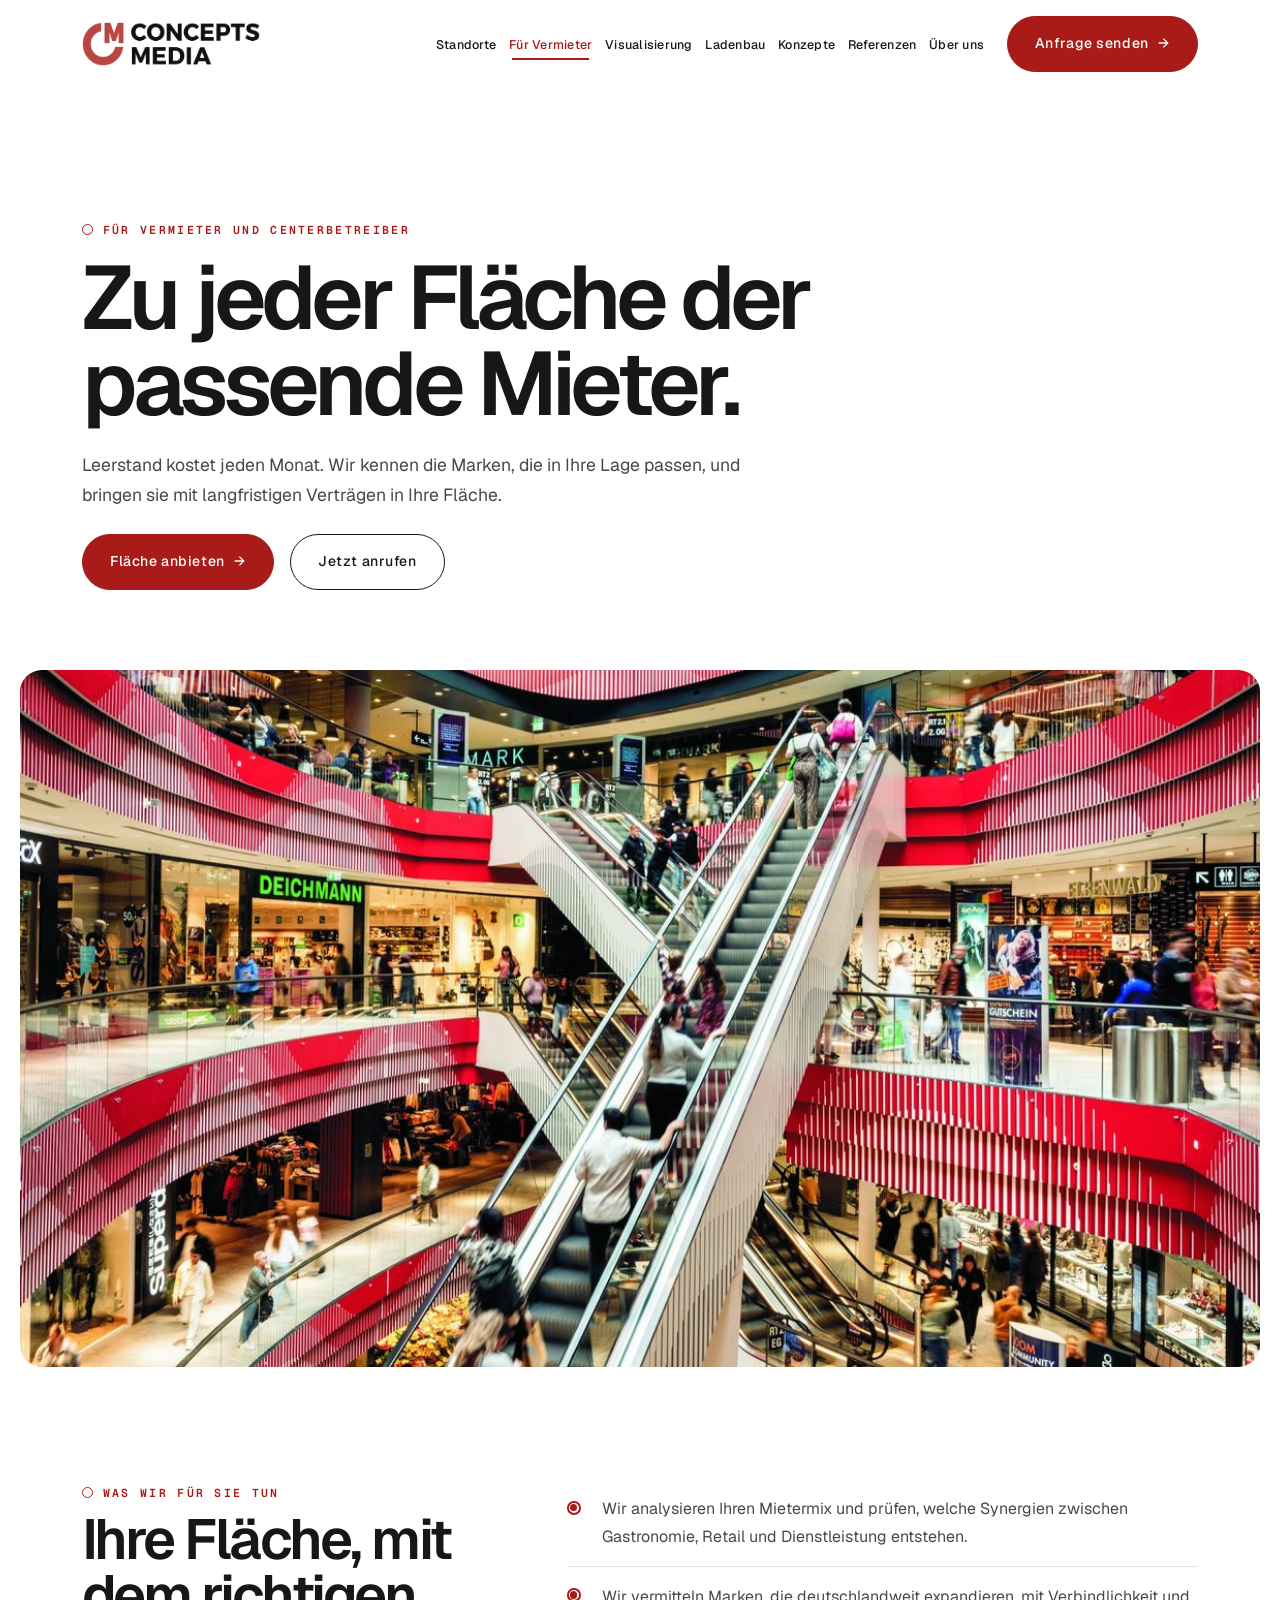
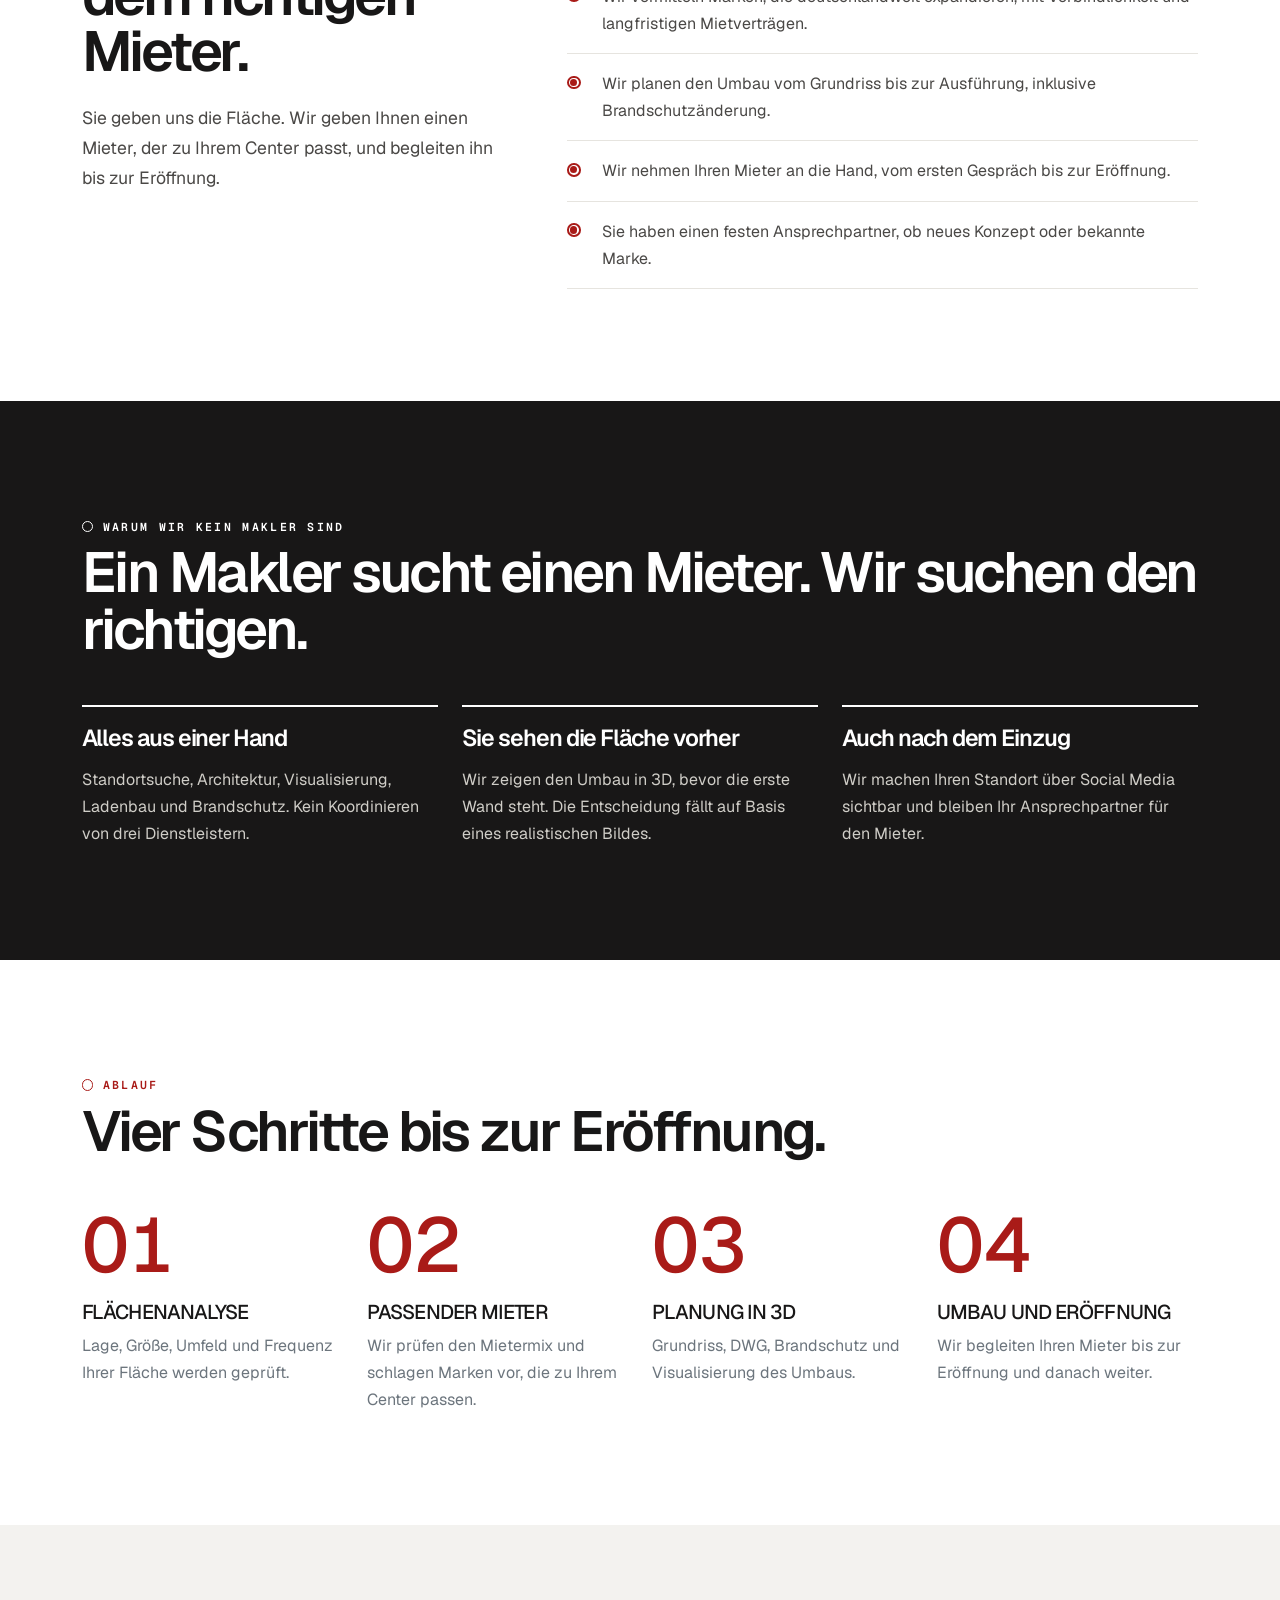
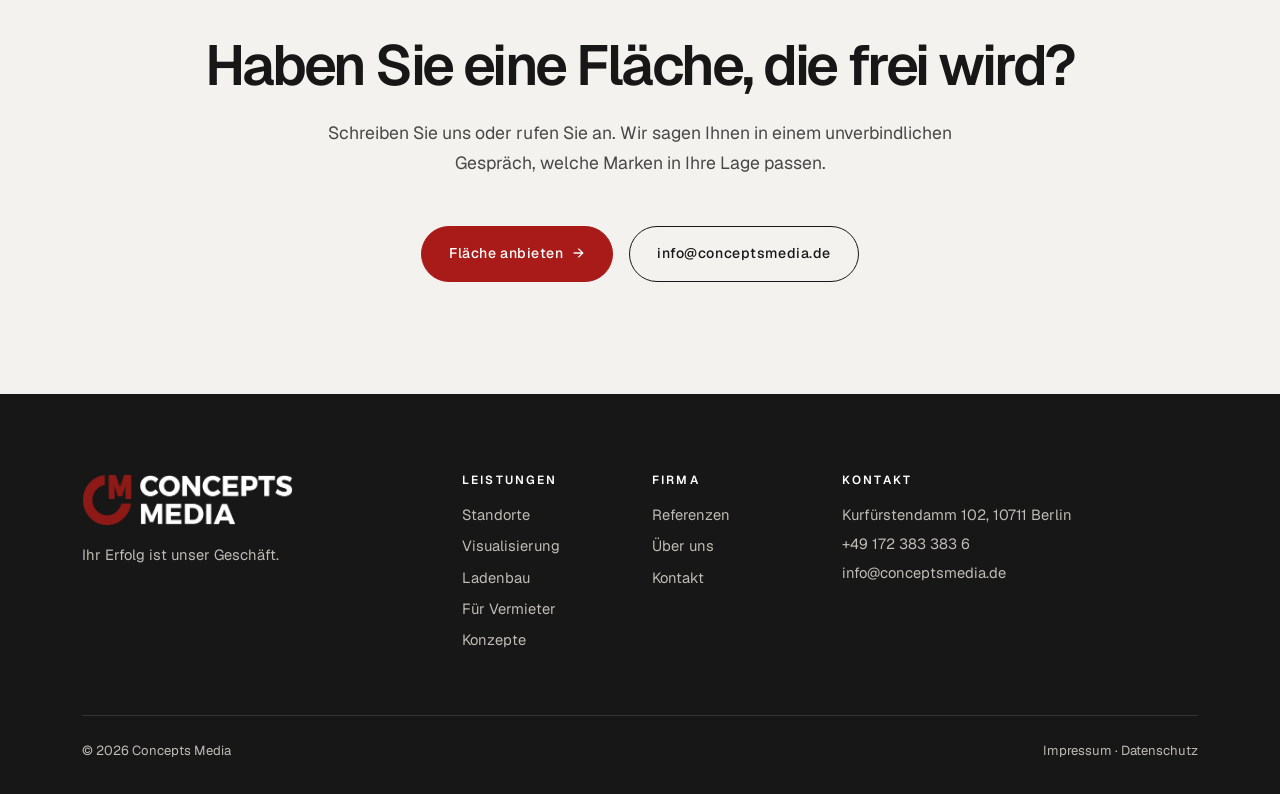
<file: vermieter.html>
<!doctype html>
<html lang="de">
<head>
  <meta name="robots" content="noindex, nofollow">
  <meta charset="utf-8">
  <meta name="viewport" content="width=device-width, initial-scale=1">
  <title>Für Vermieter | Concepts Media</title>
  <meta name="description" content="Zu jeder Fläche der passende Mieter. Concepts Media analysiert Ihren Mietermix, vermittelt langfristige Mietverträge und begleitet den Umbau bis zur Eröffnung.">
  <link rel="stylesheet" href="assets/css/bootstrap.min.css">
  <link rel="stylesheet" href="assets/css/site.css">
</head>
<body>

<header class="site-header">
  <nav class="navbar navbar-expand-lg py-3">
    <div class="container">
      <a class="navbar-brand" href="index.html"><img class="site-logo" src="assets/logo/cm-logo-dark.png" alt="Concepts Media"></a>
      <button class="navbar-toggler" type="button" data-bs-toggle="collapse" data-bs-target="#mainNav" aria-controls="mainNav" aria-expanded="false" aria-label="Menü öffnen">
        <span class="navbar-toggler-icon"></span>
      </button>
      <div class="collapse navbar-collapse" id="mainNav">
        <ul class="navbar-nav ms-auto site-nav align-items-lg-center">
          <li class="nav-item"><a class="nav-link" href="standorte.html">Standorte</a></li>
          <li class="nav-item"><a class="nav-link active" href="vermieter.html" aria-current="page">Für Vermieter</a></li>
          <li class="nav-item"><a class="nav-link" href="visualisierung.html">Visualisierung</a></li>
          <li class="nav-item"><a class="nav-link" href="ladenbau.html">Ladenbau</a></li>
          <li class="nav-item"><a class="nav-link" href="konzepte.html">Konzepte</a></li>
          <li class="nav-item"><a class="nav-link" href="referenzen.html">Referenzen</a></li>
          <li class="nav-item"><a class="nav-link" href="ueber-uns.html">Über uns</a></li>
          <li class="nav-item ms-lg-3"><a class="btn-cm" href="kontakt.html">Anfrage senden</a></li>
        </ul>
      </div>
    </div>
  </nav>
</header>

<main>

  <section class="page-hero">
    <div class="container">
      <p class="eyebrow mb-3">Für Vermieter und Centerbetreiber</p>
      <h1 class="display mb-4">Zu jeder Fläche der passende Mieter.</h1>
      <p class="lead-text mb-4">Leerstand kostet jeden Monat. Wir kennen die Marken, die in Ihre Lage passen, und bringen sie mit langfristigen Verträgen in Ihre Fläche.</p>
      <div class="d-flex flex-wrap gap-3">
        <a class="btn-cm" href="kontakt.html">Fläche anbieten</a>
        <a class="btn-cm-outline" href="tel:+4917238338366">Jetzt anrufen</a>
      </div>
    </div>
  </section>

  <section class="section-band">
    <div class="parallax-frame in-flow wide"><img class="parallax-img" data-speed="0.12" src="assets/media/hero-center.jpg" alt="Rolltreppen in einem Shoppingcenter"></div>
  </section>

  <section class="section">
    <div class="container">
      <div class="row g-5">
        <div class="col-lg-5">
          <p class="eyebrow mb-2">Was wir für Sie tun</p>
          <h2 class="section-title mb-4">Ihre Fläche, mit dem richtigen Mieter.</h2>
          <p class="lead-text">Sie geben uns die Fläche. Wir geben Ihnen einen Mieter, der zu Ihrem Center passt, und begleiten ihn bis zur Eröffnung.</p>
        </div>
        <div class="col-lg-7">
          <ul class="check-list">
            <li>Wir analysieren Ihren Mietermix und prüfen, welche Synergien zwischen Gastronomie, Retail und Dienstleistung entstehen.</li>
            <li>Wir vermitteln Marken, die deutschlandweit expandieren, mit Verbindlichkeit und langfristigen Mietverträgen.</li>
            <li>Wir planen den Umbau vom Grundriss bis zur Ausführung, inklusive Brandschutzänderung.</li>
            <li>Wir nehmen Ihren Mieter an die Hand, vom ersten Gespräch bis zur Eröffnung.</li>
            <li>Sie haben einen festen Ansprechpartner, ob neues Konzept oder bekannte Marke.</li>
          </ul>
        </div>
      </div>
    </div>
  </section>

  <section class="section section-ink">
    <div class="container">
      <p class="eyebrow mb-2">Warum wir kein Makler sind</p>
      <h2 class="section-title mb-5">Ein Makler sucht einen Mieter. Wir suchen den richtigen.</h2>
      <div class="row g-4">
        <div class="col-lg-4">
          <div class="contact-block" style="border-color:#fff;">
            <h3 class="text-white mb-3">Alles aus einer Hand</h3>
            <p class="mb-0">Standortsuche, Architektur, Visualisierung, Ladenbau und Brandschutz. Kein Koordinieren von drei Dienstleistern.</p>
          </div>
        </div>
        <div class="col-lg-4">
          <div class="contact-block" style="border-color:#fff;">
            <h3 class="text-white mb-3">Sie sehen die Fläche vorher</h3>
            <p class="mb-0">Wir zeigen den Umbau in 3D, bevor die erste Wand steht. Die Entscheidung fällt auf Basis eines realistischen Bildes.</p>
          </div>
        </div>
        <div class="col-lg-4">
          <div class="contact-block" style="border-color:#fff;">
            <h3 class="text-white mb-3">Auch nach dem Einzug</h3>
            <p class="mb-0">Wir machen Ihren Standort über Social Media sichtbar und bleiben Ihr Ansprechpartner für den Mieter.</p>
          </div>
        </div>
      </div>
    </div>
  </section>

  <section class="section">
    <div class="container">
      <p class="eyebrow mb-2">Ablauf</p>
      <h2 class="section-title mb-5">Vier Schritte bis zur Eröffnung.</h2>
      <div class="row g-4">
        <div class="col-6 col-lg-3">
          <div class="fact-number" style="color:var(--cm-red);">01</div>
          <h3 class="h5 text-uppercase mt-3">Flächenanalyse</h3>
          <p class="text-secondary mb-0">Lage, Größe, Umfeld und Frequenz Ihrer Fläche werden geprüft.</p>
        </div>
        <div class="col-6 col-lg-3">
          <div class="fact-number" style="color:var(--cm-red);">02</div>
          <h3 class="h5 text-uppercase mt-3">Passender Mieter</h3>
          <p class="text-secondary mb-0">Wir prüfen den Mietermix und schlagen Marken vor, die zu Ihrem Center passen.</p>
        </div>
        <div class="col-6 col-lg-3">
          <div class="fact-number" style="color:var(--cm-red);">03</div>
          <h3 class="h5 text-uppercase mt-3">Planung in 3D</h3>
          <p class="text-secondary mb-0">Grundriss, DWG, Brandschutz und Visualisierung des Umbaus.</p>
        </div>
        <div class="col-6 col-lg-3">
          <div class="fact-number" style="color:var(--cm-red);">04</div>
          <h3 class="h5 text-uppercase mt-3">Umbau und Eröffnung</h3>
          <p class="text-secondary mb-0">Wir begleiten Ihren Mieter bis zur Eröffnung und danach weiter.</p>
        </div>
      </div>
    </div>
  </section>

  <section class="section section-mist">
    <div class="container text-center">
      <h2 class="section-title mb-4">Haben Sie eine Fläche, die frei wird?</h2>
      <p class="lead-text mx-auto mb-5">Schreiben Sie uns oder rufen Sie an. Wir sagen Ihnen in einem unverbindlichen Gespräch, welche Marken in Ihre Lage passen.</p>
      <div class="d-flex flex-wrap justify-content-center gap-3">
        <a class="btn-cm" href="kontakt.html">Fläche anbieten</a>
        <a class="btn-cm-outline" href="mailto:info@conceptsmedia.de?subject=Fl%C3%A4chenangebot">info@conceptsmedia.de</a>
      </div>
    </div>
  </section>

</main>

<footer class="site-footer">
  <div class="container">
    <div class="row g-4">
      <div class="col-lg-4">
        <div class="mb-3"><img class="site-logo-footer" src="assets/logo/cm-logo-white.png" alt="Concepts Media"></div>
        <p class="mb-0">Ihr Erfolg ist unser Geschäft.</p>
      </div>
      <div class="col-6 col-lg-2">
        <h4 class="mb-3">Leistungen</h4>
        <ul>
          <li><a href="standorte.html">Standorte</a></li>
          <li><a href="visualisierung.html">Visualisierung</a></li>
          <li><a href="ladenbau.html">Ladenbau</a></li>
          <li><a href="vermieter.html">Für Vermieter</a></li>
          <li><a href="konzepte.html">Konzepte</a></li>
        </ul>
      </div>
      <div class="col-6 col-lg-2">
        <h4 class="mb-3">Firma</h4>
        <ul>
          <li><a href="referenzen.html">Referenzen</a></li>
          <li><a href="ueber-uns.html">Über uns</a></li>
          <li><a href="kontakt.html">Kontakt</a></li>
        </ul>
      </div>
      <div class="col-lg-4">
        <h4 class="mb-3">Kontakt</h4>
        <p class="mb-1">Kurfürstendamm 102, 10711 Berlin</p>
        <p class="mb-1"><a href="tel:+4917238338366">+49 172 383 383 6</a></p>
        <p class="mb-0"><a href="mailto:info@conceptsmedia.de">info@conceptsmedia.de</a></p>
      </div>
    </div>
    <div class="footer-bottom d-flex flex-wrap justify-content-between gap-3">
      <span>© 2026 Concepts Media</span>
      <span><a href="impressum.html">Impressum</a> · <a href="datenschutz.html">Datenschutz</a></span>
    </div>
  </div>
</footer>

<script src="assets/js/bootstrap.bundle.min.js"></script>
<script src="assets/js/engine.js"></script>
</body>
</html>
</file>
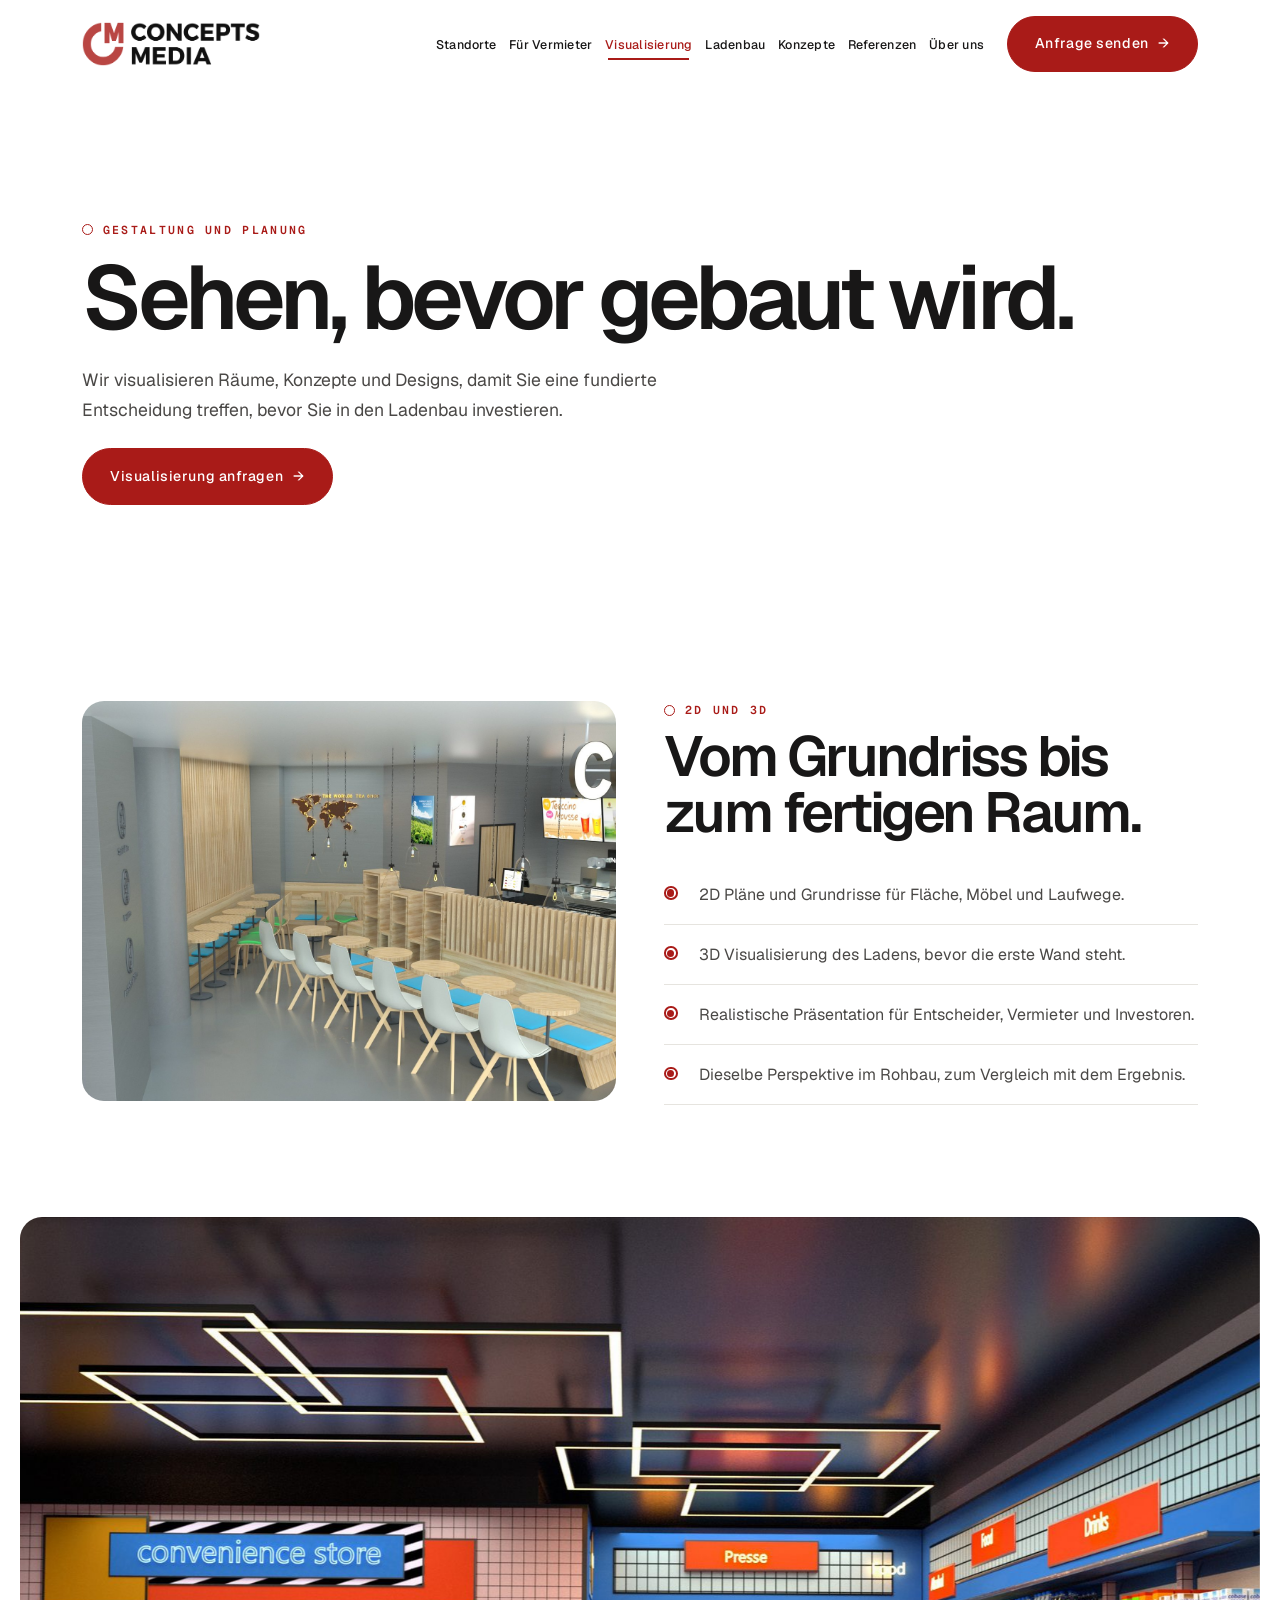
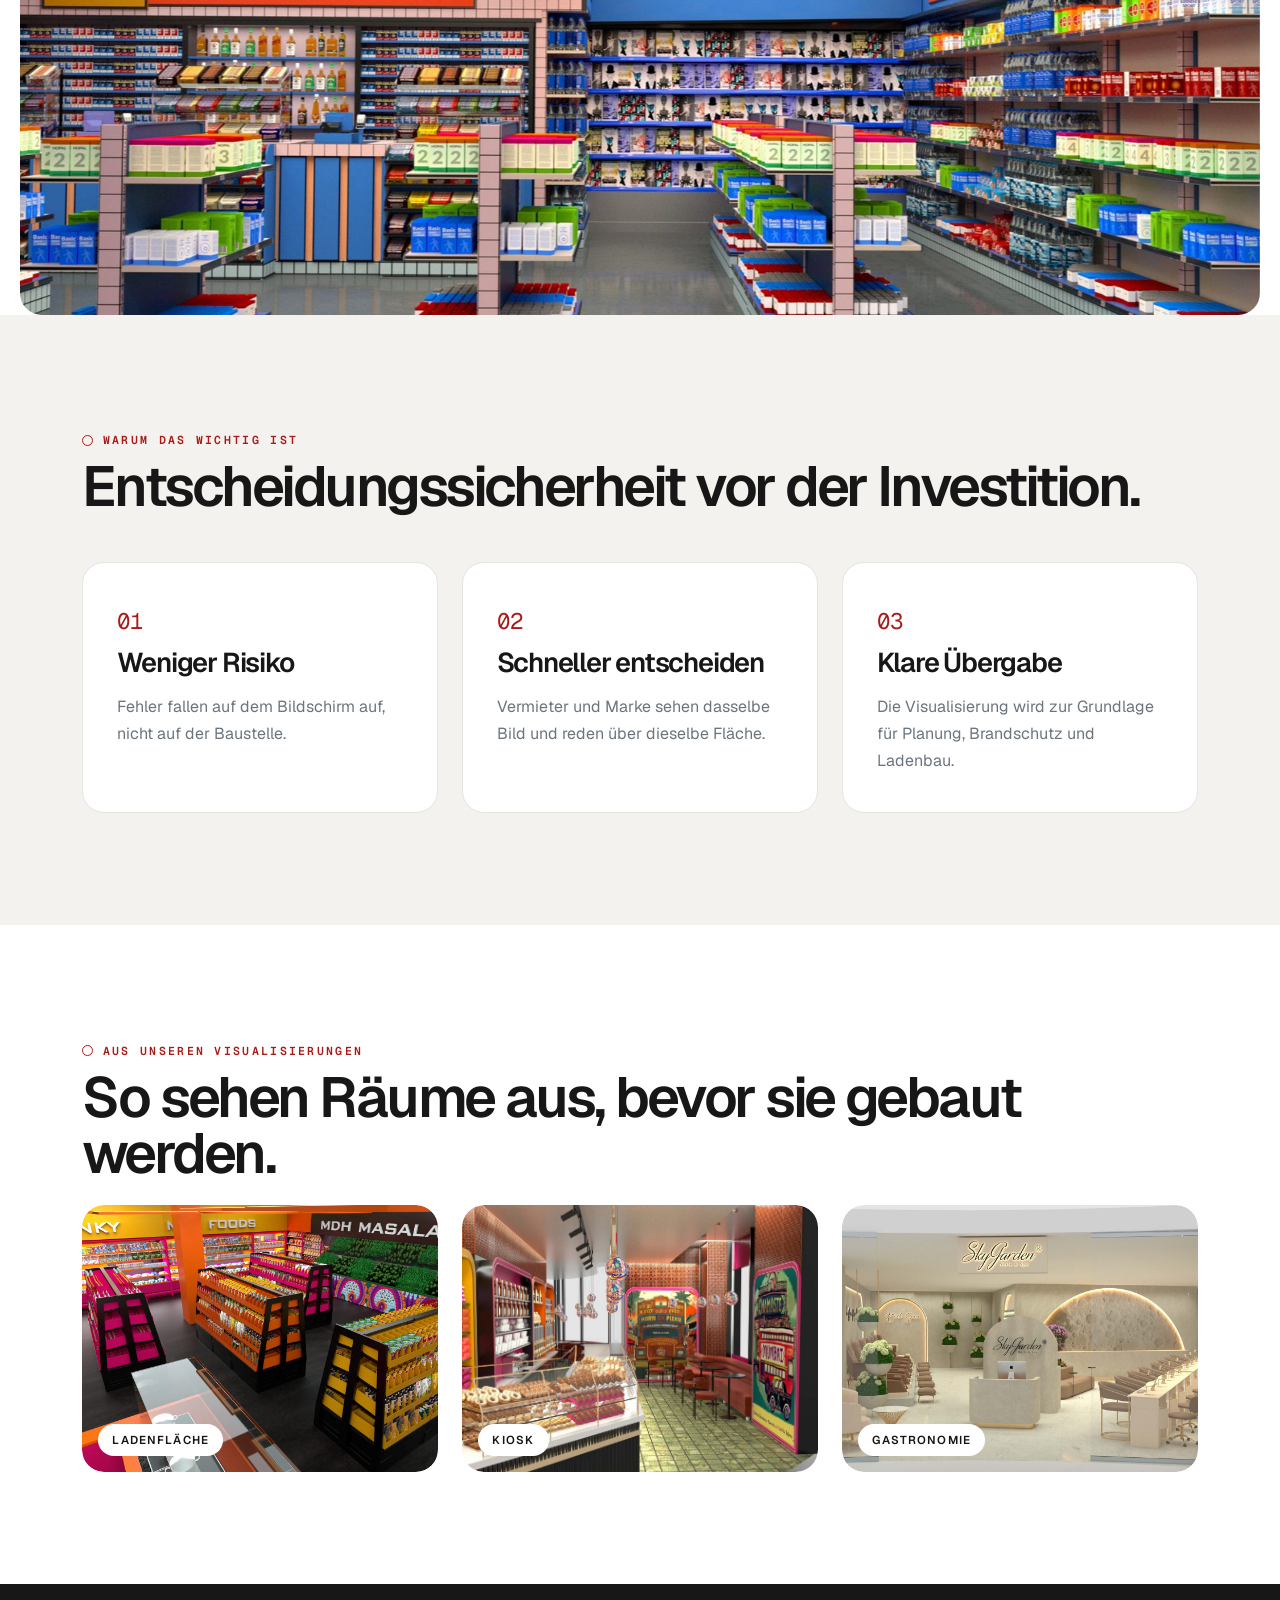
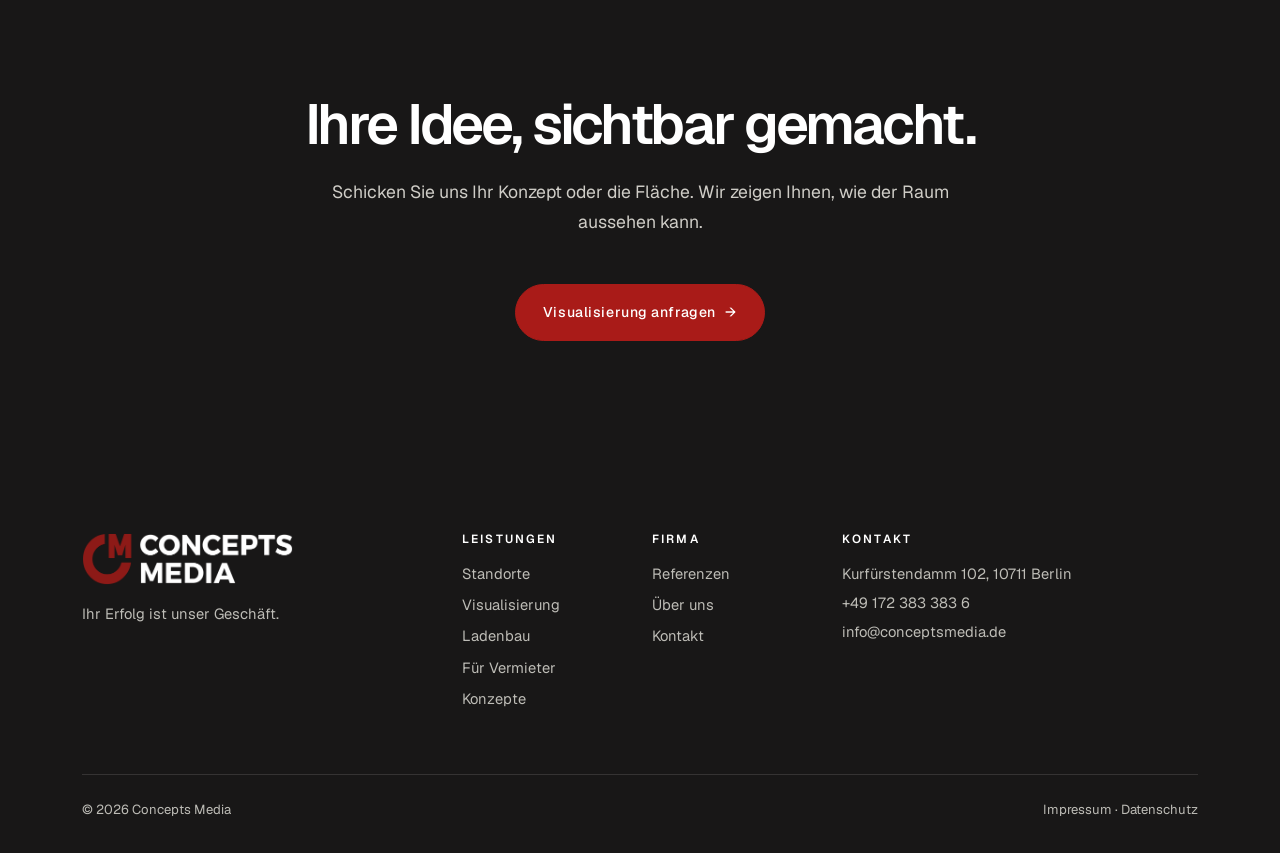
<file: visualisierung.html>
<!doctype html>
<html lang="de">
<head>
  <meta name="robots" content="noindex, nofollow">
  <meta charset="utf-8">
  <meta name="viewport" content="width=device-width, initial-scale=1">
  <title>Visualisierung | Concepts Media</title>
  <meta name="description" content="2D und 3D Planung von Räumen, Konzepten und Designs, bevor gebaut wird. Entscheidungssicherheit für Ihre Investition in den Ladenbau.">
  <link rel="stylesheet" href="assets/css/bootstrap.min.css">
  <link rel="stylesheet" href="assets/css/site.css">
</head>
<body>

<header class="site-header">
  <nav class="navbar navbar-expand-lg py-3">
    <div class="container">
      <a class="navbar-brand" href="index.html"><img class="site-logo" src="assets/logo/cm-logo-dark.png" alt="Concepts Media"></a>
      <button class="navbar-toggler" type="button" data-bs-toggle="collapse" data-bs-target="#mainNav" aria-controls="mainNav" aria-expanded="false" aria-label="Menü öffnen">
        <span class="navbar-toggler-icon"></span>
      </button>
      <div class="collapse navbar-collapse" id="mainNav">
        <ul class="navbar-nav ms-auto site-nav align-items-lg-center">
          <li class="nav-item"><a class="nav-link" href="standorte.html">Standorte</a></li>
          <li class="nav-item"><a class="nav-link" href="vermieter.html">Für Vermieter</a></li>
          <li class="nav-item"><a class="nav-link active" href="visualisierung.html" aria-current="page">Visualisierung</a></li>
          <li class="nav-item"><a class="nav-link" href="ladenbau.html">Ladenbau</a></li>
          <li class="nav-item"><a class="nav-link" href="konzepte.html">Konzepte</a></li>
          <li class="nav-item"><a class="nav-link" href="referenzen.html">Referenzen</a></li>
          <li class="nav-item"><a class="nav-link" href="ueber-uns.html">Über uns</a></li>
          <li class="nav-item ms-lg-3"><a class="btn-cm" href="kontakt.html">Anfrage senden</a></li>
        </ul>
      </div>
    </div>
  </nav>
</header>

<main>

  <section class="page-hero">
    <div class="container">
      <p class="eyebrow mb-3">Gestaltung und Planung</p>
      <h1 class="display mb-4">Sehen, bevor gebaut wird.</h1>
      <p class="lead-text mb-4">Wir visualisieren Räume, Konzepte und Designs, damit Sie eine fundierte Entscheidung treffen, bevor Sie in den Ladenbau investieren.</p>
      <a class="btn-cm" href="kontakt.html">Visualisierung anfragen</a>
    </div>
  </section>

  <section class="section">
    <div class="container">
      <div class="row g-5 align-items-center">
        <div class="col-lg-6">
          <img class="media-frame" src="assets/media/render-comebuy-visual.jpg" alt="3D Visualisierung eines Ladens">
        </div>
        <div class="col-lg-6">
          <p class="eyebrow mb-2">2D und 3D</p>
          <h2 class="section-title mb-4">Vom Grundriss bis zum fertigen Raum.</h2>
          <ul class="check-list">
            <li>2D Pläne und Grundrisse für Fläche, Möbel und Laufwege.</li>
            <li>3D Visualisierung des Ladens, bevor die erste Wand steht.</li>
            <li>Realistische Präsentation für Entscheider, Vermieter und Investoren.</li>
            <li>Dieselbe Perspektive im Rohbau, zum Vergleich mit dem Ergebnis.</li>
          </ul>
        </div>
      </div>
    </div>
  </section>

  <section class="section-band">
    <div class="parallax-frame in-flow wide"><img class="parallax-img" data-speed="0.12" src="assets/media/render-lounge-2.jpg" alt="3D Visualisierung einer Lounge"></div>
  </section>

  <section class="section section-mist">
    <div class="container">
      <p class="eyebrow mb-2">Warum das wichtig ist</p>
      <h2 class="section-title mb-5">Entscheidungssicherheit vor der Investition.</h2>
      <div class="row g-4">
        <div class="col-md-4">
          <div class="service-card">
            <div class="num">01</div>
            <h3>Weniger Risiko</h3>
            <p class="mb-0 text-secondary">Fehler fallen auf dem Bildschirm auf, nicht auf der Baustelle.</p>
          </div>
        </div>
        <div class="col-md-4">
          <div class="service-card">
            <div class="num">02</div>
            <h3>Schneller entscheiden</h3>
            <p class="mb-0 text-secondary">Vermieter und Marke sehen dasselbe Bild und reden über dieselbe Fläche.</p>
          </div>
        </div>
        <div class="col-md-4">
          <div class="service-card">
            <div class="num">03</div>
            <h3>Klare Übergabe</h3>
            <p class="mb-0 text-secondary">Die Visualisierung wird zur Grundlage für Planung, Brandschutz und Ladenbau.</p>
          </div>
        </div>
      </div>
    </div>
  </section>

  <section class="section">
    <div class="container">
      <p class="eyebrow mb-2">Aus unseren Visualisierungen</p>
      <h2 class="section-title mb-4">So sehen Räume aus, bevor sie gebaut werden.</h2>
      <div class="row g-4">
        <div class="col-md-4"><div class="photo-card"><img class="media-frame" src="assets/media/render-laden-2.jpg" alt="3D Visualisierung Ladenfläche"><span class="caption-tag">Ladenfläche</span></div></div>
        <div class="col-md-4"><div class="photo-card"><img class="media-frame" src="assets/media/render-kiosk.jpg" alt="3D Visualisierung Kiosk"><span class="caption-tag">Kiosk</span></div></div>
        <div class="col-md-4"><div class="photo-card"><img class="media-frame" src="assets/media/render-lounge.jpg" alt="3D Visualisierung Gastronomie"><span class="caption-tag">Gastronomie</span></div></div>
      </div>
    </div>
  </section>

  <section class="section section-ink">
    <div class="container text-center">
      <h2 class="section-title mb-4">Ihre Idee, sichtbar gemacht.</h2>
      <p class="lead-text mx-auto mb-5">Schicken Sie uns Ihr Konzept oder die Fläche. Wir zeigen Ihnen, wie der Raum aussehen kann.</p>
      <a class="btn-cm" href="kontakt.html">Visualisierung anfragen</a>
    </div>
  </section>

</main>

<footer class="site-footer">
  <div class="container">
    <div class="row g-4">
      <div class="col-lg-4">
        <div class="mb-3"><img class="site-logo-footer" src="assets/logo/cm-logo-white.png" alt="Concepts Media"></div>
        <p class="mb-0">Ihr Erfolg ist unser Geschäft.</p>
      </div>
      <div class="col-6 col-lg-2">
        <h4 class="mb-3">Leistungen</h4>
        <ul>
          <li><a href="standorte.html">Standorte</a></li>
          <li><a href="visualisierung.html">Visualisierung</a></li>
          <li><a href="ladenbau.html">Ladenbau</a></li>
          <li><a href="vermieter.html">Für Vermieter</a></li>
          <li><a href="konzepte.html">Konzepte</a></li>
        </ul>
      </div>
      <div class="col-6 col-lg-2">
        <h4 class="mb-3">Firma</h4>
        <ul>
          <li><a href="referenzen.html">Referenzen</a></li>
          <li><a href="ueber-uns.html">Über uns</a></li>
          <li><a href="kontakt.html">Kontakt</a></li>
        </ul>
      </div>
      <div class="col-lg-4">
        <h4 class="mb-3">Kontakt</h4>
        <p class="mb-1">Kurfürstendamm 102, 10711 Berlin</p>
        <p class="mb-1"><a href="tel:+4917238338366">+49 172 383 383 6</a></p>
        <p class="mb-0"><a href="mailto:info@conceptsmedia.de">info@conceptsmedia.de</a></p>
      </div>
    </div>
    <div class="footer-bottom d-flex flex-wrap justify-content-between gap-3">
      <span>© 2026 Concepts Media</span>
      <span><a href="impressum.html">Impressum</a> · <a href="datenschutz.html">Datenschutz</a></span>
    </div>
  </div>
</footer>

<script src="assets/js/bootstrap.bundle.min.js"></script>
<script src="assets/js/engine.js"></script>
</body>
</html>
</file>
<file: assets/css/site.css>
@font-face {
  font-family: "Geist";
  src: url("../fonts/Geist-Variable.woff2") format("woff2");
  font-weight: 100 900;
  font-style: normal;
  font-display: swap;
}
@font-face {
  font-family: "Geist Mono";
  src: url("../fonts/GeistMono-Variable.woff2") format("woff2");
  font-weight: 100 900;
  font-style: normal;
  font-display: swap;
}

/* Farben: Rot, Weiß und eine Akzentfarbe. Schwarz nur für Text und dunkle Flächen. */
:root {
  --cm-red: #a91b18;
  --cm-red-dark: #831311;
  --cm-soft: #f3f2ef;       /* neutrales helles Warmgrau für ruhige Flächen */
  --cm-red-light: #e4584f;  /* aufgehelltes Rot, nur für Schrift auf Schwarz */
  --cm-black: #181717;      /* Noir Black, Text und dunkle Flächen */
  --cm-white: #ffffff;
  --cm-grey: #76736f;
  --cm-line: #e6e4df;
  --cm-ease: cubic-bezier(0.16, 1, 0.3, 1);
  --cm-radius: 22px;
}

html { scroll-behavior: smooth; }
body {
  font-family: "Geist", system-ui, -apple-system, "Segoe UI", sans-serif;
  color: var(--cm-black);
  background: var(--cm-white);
  font-size: 1rem;
  line-height: 1.7;
  -webkit-font-smoothing: antialiased;
  overflow-x: hidden;
}
body.is-loading { overflow: hidden; }

h1, h2, h3, h4 {
  font-family: "Geist", system-ui, sans-serif;
  font-weight: 600;
  letter-spacing: -0.045em;
  line-height: 1;
  color: var(--cm-black);
}
a { color: var(--cm-black); }
a:hover { color: var(--cm-red); }
img { max-width: 100%; }

/* Labels: klein, weit gesperrt, Großbuchstaben, mit Kreis-Marker */
.eyebrow {
  font-family: "Geist Mono", ui-monospace, monospace;
  display: inline-flex;
  align-items: center;
  gap: 0.6rem;
  font-size: 0.72rem;
  font-weight: 600;
  letter-spacing: 0.2em;
  text-transform: uppercase;
  color: var(--cm-red);
}
.eyebrow::before {
  content: "";
  width: 0.7rem;
  height: 0.7rem;
  border: 1.5px solid currentColor;
  border-radius: 50%;
  flex: none;
}

.display {
  font-size: clamp(2.8rem, 7vw, 6.4rem);
  font-weight: 600;
  letter-spacing: -0.055em;
  line-height: 0.95;
}
.display em, .section-title em, .lead-em { font-style: normal; color: var(--cm-red); }
.section-title { font-size: clamp(2.1rem, 4.4vw, 3.8rem); }
.lead-text { font-size: 1.1rem; color: #4a4846; max-width: 42rem; }

/* Abschnitte */
.section { padding: 7rem 0; position: relative; }
.section-mist { background: var(--cm-soft); }
.section-ink { background: var(--cm-black); color: #fff; }
.section-ink h1, .section-ink h2, .section-ink h3 { color: #fff; }
.section-ink .lead-text, .section-ink p { color: #cfcdc7; }
.section-ink .eyebrow { color: #fff; }
.section-ink .section-title em { color: var(--cm-red-light); }
.section-red { background: var(--cm-red); color: #fff; }
.section-red h1, .section-red h2, .section-red h3 { color: #fff; }
.section-red p, .section-red .lead-text { color: #f6dedc; }
.section-red .eyebrow { color: #fff; }
.section-red .section-title em { color: #fff; }

/* Buttons */
.btn-cm, .btn-cm-outline {
  display: inline-flex;
  align-items: center;
  gap: 0.6rem;
  font-family: "Geist", system-ui, sans-serif;
  font-weight: 500;
  font-size: 0.88rem;
  letter-spacing: 0.04em;
  padding: 0.95rem 1.7rem;
  border-radius: 999px;
  text-decoration: none;
  white-space: nowrap;
  transition: background 0.35s var(--cm-ease), color 0.35s, border-color 0.35s;
}
.btn-cm { background: var(--cm-red); color: #fff; border: 1.5px solid var(--cm-red); }
.btn-cm::after { content: "→"; transition: transform 0.35s var(--cm-ease); }
.btn-cm:hover { background: var(--cm-black); border-color: var(--cm-black); color: #fff; }
.btn-cm:hover::after { transform: translateX(4px); }
.btn-cm-outline { background: transparent; color: var(--cm-black); border: 1.5px solid var(--cm-black); }
.btn-cm-outline:hover { background: var(--cm-black); color: #fff; }
.section-ink .btn-cm-outline, .section-red .btn-cm-outline { color: #fff; border-color: #fff; }
.section-ink .btn-cm-outline:hover, .section-red .btn-cm-outline:hover { background: #fff; color: var(--cm-black); }
.section-red .btn-cm { background: #fff; color: var(--cm-red); border-color: #fff; }
.section-red .btn-cm:hover { background: var(--cm-black); color: #fff; border-color: var(--cm-black); }

/* Kopfzeile: weiß, Logo links, Navigation rechts */
.site-header {
  position: sticky;
  top: 0;
  z-index: 1030;
  background: var(--cm-white);
  transition: box-shadow 0.4s;
}
.site-header.is-scrolled { box-shadow: 0 1px 0 var(--cm-line); }
.site-nav .nav-link {
  color: var(--cm-black);
  font-weight: 500;
  font-size: 0.84rem;
  letter-spacing: 0.02em;
  padding: 0.5rem 0.6rem !important;
  white-space: nowrap;
  position: relative;
}
.site-nav .nav-link::after {
  content: "";
  position: absolute;
  left: 0.6rem;
  right: 0.6rem;
  bottom: 0.2rem;
  height: 1.5px;
  background: var(--cm-red);
  transform: scaleX(0);
  transform-origin: left;
  transition: transform 0.45s var(--cm-ease);
}
.site-nav .nav-link:hover::after, .site-nav .nav-link.active::after { transform: scaleX(1); }
.site-nav .nav-link:hover, .site-nav .nav-link.active { color: var(--cm-red); }
.navbar-toggler { border: 0; box-shadow: none !important; }
@media (min-width: 992px) and (max-width: 1399.98px) {
  .site-nav .nav-link { font-size: 0.78rem; padding: 0.5rem 0.4rem !important; }
}
.site-logo { height: 44px; width: auto; display: block; }
.site-logo-footer { height: 52px; width: auto; display: block; }

/* Vorhang beim Laden: weißer Block mit Zähler */
.preloader {
  position: fixed;
  inset: 0;
  z-index: 2000;
  background: var(--cm-white);
  display: flex;
  flex-direction: column;
  justify-content: space-between;
  padding: 2rem 2.25rem;
  transition: transform 1.1s var(--cm-ease);
}
.preloader.is-done { transform: translateY(-100%); }
.preloader img { height: 56px; width: auto; }
.preloader__count {
  font-family: "Geist", system-ui, sans-serif;
  font-size: clamp(4rem, 14vw, 12rem);
  line-height: 0.85;
  color: var(--cm-red);
  align-self: flex-end;
  font-variant-numeric: tabular-nums;
}

/* Hero mit WebGL-Hintergrund */
.hero {
  position: relative;
  min-height: 100vh;
  min-height: 100svh;
  display: flex;
  align-items: flex-end;
  background: var(--cm-black);
  color: #fff;
  overflow: hidden;
}
.hero canvas.bg-canvas, .hero .bg-canvas {
  position: absolute;
  inset: 0;
  width: 100%;
  height: 100%;
  z-index: 0;
}
.hero .hero-video {
  position: absolute;
  inset: 0;
  width: 100%;
  height: 100%;
  object-fit: cover;
  z-index: 0;
}
.hero::after {
  content: "";
  position: absolute;
  inset: 0;
  z-index: 1;
  background: linear-gradient(180deg, rgba(24,23,23,0.15) 25%, rgba(24,23,23,0.82) 100%), linear-gradient(90deg, rgba(24,23,23,0.55) 0%, rgba(24,23,23,0) 60%);
  pointer-events: none;
}
.hero .container { position: relative; z-index: 2; padding-bottom: 5rem; padding-top: 8rem; }
.hero h1 { color: #fff; }
.hero .lead-text { color: #e6e4df; }
.hero .eyebrow { color: #fff; }
.hero__meta {
  display: flex;
  flex-wrap: wrap;
  gap: 2.5rem;
  margin-top: 3rem;
  font-size: 0.74rem;
  letter-spacing: 0.18em;
  text-transform: uppercase;
  color: #cfcdc7;
}
.hero__meta span::before { content: "/ "; color: var(--cm-red); }

/* Textreveal: Wörter gleiten aus einer Maske */
.split .w { display: inline-block; overflow: hidden; vertical-align: top; padding-bottom: 0.08em; }
.split .w > span { display: inline-block; transform: translateY(105%); transition: transform 1.1s var(--cm-ease); }
.split.is-in .w > span { transform: translateY(0); }


/* Scroll-Wörter: Text wird Wort für Wort sichtbar */
.scrollwords .sw { opacity: 0.16; transition: opacity 0.4s var(--cm-ease); }
.scrollwords .sw.is-on { opacity: 1; }
.scrollwords .sw.is-on.em { color: var(--cm-red); }
.scrollwords .sw.em { font-style: normal; }

/* Maske, die sich von unten öffnet (wie die Blöcke beim Original) */
.clip {
  clip-path: inset(100% 0 0 0);
  transition: clip-path 1.3s var(--cm-ease);
}
.clip.is-in { clip-path: inset(0 0 0 0); }

/* Parallax-Rahmen: Bild bewegt sich langsamer als der Text */
.parallax-frame {
  position: absolute;
  inset: 0;
  overflow: hidden;
  background: var(--cm-soft);
}
.parallax-frame.in-flow { position: relative; inset: auto; aspect-ratio: 4 / 3; border-radius: var(--cm-radius); }
.parallax-frame.wide { aspect-ratio: 16 / 9; }
.parallax-img {
  position: absolute;
  top: -12%;
  left: 0;
  width: 100%;
  height: 124%;
  object-fit: cover;
  will-change: transform;
}
.section-band { padding: 0 1.25rem; }
.section-band .parallax-frame.wide { border-radius: var(--cm-radius); }

/* Schwebende Leistungen: links fixiertes Bild und Titel, rechts die Punkte */
.swap { position: relative; height: 320vh; }
.swap__stick {
  position: sticky;
  top: 0;
  height: 100vh;
  display: grid;
  grid-template-columns: 1.05fr 1fr;
  gap: 4rem;
  align-items: center;
  padding: 0 clamp(1.25rem, 4vw, 4rem);
}
.swap__media {
  position: relative;
  height: 72vh;
  border-radius: var(--cm-radius);
  overflow: hidden;
  background: #2a2928;
}
.swap__media img {
  position: absolute;
  inset: 0;
  width: 100%;
  height: 100%;
  object-fit: cover;
  opacity: 0;
  transform: scale(1.12);
  transition: opacity 0.9s var(--cm-ease), transform 1.6s var(--cm-ease);
}
.swap__media img.is-active { opacity: 1; transform: scale(1); }
/* 3D-Karte im Rahmen der Leistungen */
.swap__map {
  position: absolute;
  inset: 0;
  opacity: 0;
  transform: scale(1.12);
  transition: opacity 0.9s var(--cm-ease), transform 1.6s var(--cm-ease);
  background: #2a2928 center / cover no-repeat url("../media/karte-poster.jpg");
  touch-action: pan-y;
}
.swap__map.is-active { opacity: 1; transform: scale(1); }
.swap__map.is-live { background: radial-gradient(ellipse at 50% 42%, #403d3b 0%, #262524 55%, #1b1a19 100%); }
.swap__media .swap__tag {
  position: absolute;
  left: 1.25rem;
  bottom: 1.25rem;
  z-index: 2;
  background: var(--cm-white);
  color: var(--cm-black);
  padding: 0.45rem 0.95rem;
  border-radius: 999px;
  font-size: 0.72rem;
  font-weight: 600;
  letter-spacing: 0.14em;
  text-transform: uppercase;
}
.swap__list { list-style: none; padding: 0; margin: 0; }
.swap__item {
  opacity: 0.25;
  padding: 1.6rem 0 1.6rem 0;
  border-top: 1px solid #3a3838;
  transition: opacity 0.6s var(--cm-ease);
}
.swap__item.is-active { opacity: 1; }
.swap__item .num { font-family: "Geist Mono", ui-monospace, monospace; font-style: normal; color: var(--cm-red-light); font-size: 1.2rem; }
.swap__item h3 { color: #fff; font-size: clamp(2rem, 3.6vw, 3.2rem); margin: 0.3rem 0 0.7rem; }
.swap__item p { color: #cfcdc7; margin: 0; max-width: 32rem; }
.swap__bar { height: 2px; background: #3a3838; margin-top: 2rem; position: relative; overflow: hidden; }
.swap__bar i { position: absolute; inset: 0; background: var(--cm-red); transform: scaleX(0); transform-origin: left; }

/* Zahlen */
.fact-number {
  font-family: "Geist", system-ui, sans-serif;
  font-size: clamp(2.8rem, 6vw, 5.2rem);
  font-weight: 500;
  line-height: 1;
  color: var(--cm-black);
  font-variant-numeric: tabular-nums;
}
.fact-number small { font-size: 0.42em; font-family: "Geist", system-ui, sans-serif; font-weight: 500; }
.fact-number .unit { color: var(--cm-red); }
.fact-label { color: var(--cm-grey); font-size: 0.95rem; margin-top: 0.8rem; max-width: 16rem; }
.fact-rule { border-top: 1px solid var(--cm-black); padding-top: 1.5rem; }

/* Karten */
.service-card {
  height: 100%;
  padding: 2.4rem 2.1rem;
  background: var(--cm-white);
  border-radius: var(--cm-radius);
  border: 1px solid var(--cm-line);
  transition: transform 0.5s var(--cm-ease), box-shadow 0.5s var(--cm-ease), border-color 0.5s;
}
a .service-card:hover, .service-card:hover { transform: translateY(-6px); box-shadow: 0 24px 48px -26px rgba(24,23,23,0.45); border-color: transparent; }
.service-card .num { font-family: "Geist Mono", ui-monospace, monospace; font-style: normal; font-size: 1.4rem; color: var(--cm-red); }
.service-card h3 { font-size: 1.7rem; margin: 0.6rem 0 1rem; }
.service-card ul { padding-left: 1.1rem; margin: 0; color: #4a4846; }
.service-card ul li { margin-bottom: 0.35rem; }

/* Fotos */
.media-frame { width: 100%; aspect-ratio: 4 / 3; object-fit: cover; display: block; border-radius: var(--cm-radius); background: var(--cm-soft); }
.photo-card { position: relative; border-radius: var(--cm-radius); overflow: hidden; }
.photo-card img { transition: transform 1.2s var(--cm-ease); }
.photo-card:hover img { transform: scale(1.05); }
.photo-card .caption-tag {
  position: absolute;
  z-index: 2;
  left: 1rem;
  bottom: 1rem;
  background: var(--cm-white);
  color: var(--cm-black);
  padding: 0.4rem 0.9rem;
  border-radius: 999px;
  font-size: 0.72rem;
  font-weight: 600;
  letter-spacing: 0.1em;
  text-transform: uppercase;
}

/* Horizontale Galerie (Referenzen) */
.hscroll { position: relative; height: 300vh; }
.hscroll__stick { position: sticky; top: 0; height: 100vh; display: flex; flex-direction: column; justify-content: center; overflow: hidden; }
.hscroll__head { padding: 0 clamp(1.25rem, 4vw, 4rem); margin-bottom: 2.5rem; display: flex; justify-content: space-between; align-items: end; gap: 2rem; flex-wrap: wrap; }
.hscroll__track { display: flex; gap: 1.5rem; padding: 0 clamp(1.25rem, 4vw, 4rem); will-change: transform; }
.hscroll__card { flex: 0 0 min(34vw, 460px); position: relative; border-radius: var(--cm-radius); overflow: hidden; aspect-ratio: 4 / 5; }
.hscroll__card img { width: 100%; height: 100%; object-fit: cover; display: block; }
.hscroll__card .caption-tag { position: absolute; left: 1rem; bottom: 1rem; background: var(--cm-white); color: var(--cm-black); padding: 0.4rem 0.9rem; border-radius: 999px; font-size: 0.72rem; font-weight: 600; letter-spacing: 0.1em; text-transform: uppercase; }
.hscroll__progress { margin: 2.5rem clamp(1.25rem, 4vw, 4rem) 0; height: 2px; background: #3a3838; position: relative; }
.hscroll__progress i { position: absolute; inset: 0; background: var(--cm-red); transform-origin: left; transform: scaleX(0); }

/* Laufband mit Mieter-Pillen */
.marquee { overflow: hidden; white-space: nowrap; padding: 0.6rem 0; }
.marquee__row { display: inline-flex; gap: 0.7rem; animation: cm-marquee 42s linear infinite; }
.marquee__row--rev { animation-direction: reverse; animation-duration: 50s; }
.marquee:hover .marquee__row { animation-play-state: paused; }
.marquee__row span {
  border: 1.5px solid var(--cm-black);
  border-radius: 999px;
  padding: 0.7rem 1.4rem;
  font-size: 1rem;
  font-weight: 500;
  white-space: nowrap;
}
.marquee__row span.is-red { background: var(--cm-red); color: #fff; border-color: var(--cm-red); }
.marquee__row span.is-accent { background: var(--cm-black); border-color: var(--cm-black); color: #fff; }
@keyframes cm-marquee { from { transform: translateX(0); } to { transform: translateX(-50%); } }

/* Mieter-Pillen (Unterseiten) */
.tenant-wall { display: flex; flex-wrap: wrap; gap: 0.6rem; list-style: none; padding: 0; margin: 0; }
.tenant-wall li { border: 1.5px solid var(--cm-black); border-radius: 999px; padding: 0.5rem 1.1rem; font-weight: 500; font-size: 0.9rem; }
.tenant-wall li:nth-child(3n+2) { background: var(--cm-red); border-color: var(--cm-red); color: #fff; }
.section-ink .tenant-wall li { border-color: #4a4848; color: #fff; }

/* Video */
.video-block { position: relative; width: 100%; aspect-ratio: 16 / 9; background: var(--cm-black); border-radius: var(--cm-radius); overflow: hidden; }
.video-block video { width: 100%; height: 100%; object-fit: cover; display: block; }
/* Erklärvideos mit Ton: immer ganzes Bild zeigen, auch im Vollbild (kein Anschneiden) */
.kz-vid video, #imagefilm video, #erklaervideo video { object-fit: contain; background: #000; }

/* Platzhalter, bis das Pitch-Video fertig ist */
.video-pending img { width: 100%; height: 100%; object-fit: cover; display: block; }
.video-pending__tag {
  position: absolute; left: 1.25rem; bottom: 1.25rem;
  background: var(--cm-red); color: #fff;
  padding: 0.5rem 1rem; border-radius: 999px;
  font-family: "Geist Mono", ui-monospace, monospace; font-size: 0.72rem; letter-spacing: 0.14em; text-transform: uppercase;
}

/* Listen */
.check-list { list-style: none; padding: 0; margin: 0; }
.check-list li { padding: 1rem 0 1rem 2.2rem; border-bottom: 1px solid var(--cm-line); position: relative; color: #4a4846; }
.check-list li::before { content: ""; position: absolute; left: 0; top: 1.35rem; width: 0.85rem; height: 0.85rem; border-radius: 50%; border: 2px solid var(--cm-red); }
.check-list li::after { content: ""; position: absolute; left: 0.2rem; top: 1.55rem; width: 0.45rem; height: 0.45rem; border-radius: 50%; background: var(--cm-red); }

/* Kontakt */
.contact-block { border-top: 2px solid var(--cm-black); padding-top: 1.25rem; }
.contact-block h3 { font-size: 1.45rem; }
.contact-block a { color: var(--cm-black); font-weight: 600; text-decoration: none; border-bottom: 2px solid var(--cm-red); }
.contact-block a:hover { color: var(--cm-red); }

/* Seitenkopf der Unterseiten */
.page-hero { padding: 8rem 0 5rem; background: var(--cm-white); }

/* Fußzeile */
.site-footer { background: var(--cm-black); color: #bdbcb6; padding: 5rem 0 2rem; font-size: 0.92rem; }
.site-footer h4 { color: #fff; font-family: "Geist", system-ui, sans-serif; font-size: 0.74rem; letter-spacing: 0.18em; text-transform: uppercase; }
.site-footer a { color: #bdbcb6; text-decoration: none; }
.site-footer a:hover { color: #fff; }
.site-footer ul { list-style: none; padding: 0; margin: 0; }
.site-footer li { margin-bottom: 0.4rem; }
.footer-bottom { border-top: 1px solid #353333; margin-top: 3.5rem; padding-top: 1.5rem; font-size: 0.82rem; }

/* Platzhalter-Hinweis */
.todo-note { display: inline-block; font-size: 0.8rem; background: #fff4cc; color: #5b4700; padding: 0.25rem 0.7rem; border: 1px dashed #c9a400; border-radius: 999px; }

/* Rechtliches */
.legal p, .legal li { color: #4a4846; }
.legal h2 { font-size: 1.5rem; margin-top: 2.25rem; }


/* Einblenden beim Scrollen */
.reveal { opacity: 0; transform: translateY(36px); transition: opacity 1s var(--cm-ease), transform 1.1s var(--cm-ease); }
.reveal.is-in { opacity: 1; transform: none; }

/* Bewegung reduzieren */
@media (prefers-reduced-motion: reduce) {
  html { scroll-behavior: auto; }
  .parallax-img { transform: none !important; }
  .marquee__row { animation: none; }
  .split .w > span, .clip { transition: none; transform: none; clip-path: none; }
}

/* Mobil: Galerie wird normal gestapelt, Leistungen untereinander */
@media (max-width: 991.98px) {
  .section { padding: 4.5rem 0; }
  .site-nav .nav-link { padding: 0.6rem 0 !important; }
  .swap { height: auto; }
  .swap__stick { position: relative; height: auto; grid-template-columns: 1fr; gap: 2rem; padding: 4rem 1.25rem; }
  .swap__media { height: 56vh; }
  .swap__item { opacity: 1; }
  .hscroll { height: auto; }
  .hscroll__stick { position: relative; height: auto; padding: 4rem 0; }
  .hscroll__track { overflow-x: auto; scroll-snap-type: x mandatory; transform: none !important; }
  .hscroll__card { flex-basis: 78vw; scroll-snap-align: start; }
  .hscroll__progress { display: none; }
  .hero { min-height: 92svh; }
  .preloader { padding: 1.25rem; }
}

/* Handy: großer Spaltenabstand (g-5) erzeugte 12 px seitliches Scrollen */
@media (max-width: 575.98px) { .row.g-5 { --bs-gutter-x: 1.5rem; } }
</file>
<file: assets/css/konzepte.css>
/* Seite Konzepte: kompakt, Videos öffnen groß im Fenster */

/* Abstände und Überschriften nur auf dieser Seite enger */
.kz-page .section { padding: 4.5rem 0; }
.kz-page .section-title { font-size: clamp(1.9rem, 3.1vw, 2.8rem); }
.kz-page .lead-text { font-size: 1.02rem; }
.kz-hero { padding: 5rem 0 3.5rem; }
.kz-m { display: none; }
.kz-head { display: grid; grid-template-columns: minmax(0, 1fr) minmax(0, 1fr); gap: 1rem 3rem; align-items: end; margin-bottom: 2rem; }
.kz-head .lead-text { max-width: none; }
.kz-cta.section { padding: 4rem 0; }
button.btn-cm, button.btn-cm-outline { cursor: pointer; }

/* Video Vorschau mit Play Knopf */
.kz-thumb { position: relative; display: block; width: 100%; aspect-ratio: 16 / 9; padding: 0; border: 0; border-radius: var(--cm-radius); overflow: hidden; background: var(--cm-black); cursor: pointer; }
.kz-thumb img { width: 100%; height: 100%; object-fit: cover; display: block; transition: transform .6s var(--cm-ease); }
.kz-thumb:hover img { transform: scale(1.04); }
.kz-thumb::after { content: ""; position: absolute; inset: 0; background: linear-gradient(180deg, rgba(0,0,0,0) 55%, rgba(0,0,0,.35) 100%); pointer-events: none; }
.kz-play { position: absolute; left: 50%; top: 50%; width: 64px; height: 64px; margin: -32px 0 0 -32px; border-radius: 50%; background: var(--cm-red); box-shadow: 0 10px 30px rgba(0,0,0,.25); transition: transform .35s var(--cm-ease), background .35s; z-index: 1; }
.kz-play::before { content: ""; position: absolute; left: 26px; top: 21px; border-left: 17px solid #fff; border-top: 11px solid transparent; border-bottom: 11px solid transparent; }
.kz-thumb:hover .kz-play { transform: scale(1.08); background: var(--cm-black); }
.kz-thumb-lg .kz-play { width: 84px; height: 84px; margin: -42px 0 0 -42px; }
.kz-thumb-lg .kz-play::before { left: 34px; top: 27px; border-left-width: 22px; border-top-width: 15px; border-bottom-width: 15px; }
.kz-thumb-lg { box-shadow: 0 30px 70px rgba(24,23,23,.14); }
.kz-dur { position: absolute; left: 14px; bottom: 12px; z-index: 1; font-family: "Geist Mono", ui-monospace, monospace; font-size: .74rem; letter-spacing: .08em; color: #fff; background: rgba(24,23,23,.72); padding: .25rem .6rem; border-radius: 999px; }
.kz-thumb:focus-visible { outline: 2px solid var(--cm-red); outline-offset: 3px; }

/* Ausgangslage: Karte mit Video oben, Auswahl darunter */
.kz-sc { height: 100%; display: flex; flex-direction: column; background: #fff; border: 1.5px solid var(--cm-line); border-radius: var(--cm-radius); overflow: hidden; transition: border-color .25s var(--cm-ease); }
.kz-sc .kz-thumb { border-radius: 0; }
.kz-sc:has(.kz-scen[aria-pressed="true"]) { border-color: var(--cm-red); }
.kz-scen { flex: 1 1 auto; display: flex; flex-direction: column; width: 100%; text-align: left; font: inherit; color: inherit; background: none; border: 0; padding: 1.1rem 1.3rem 1.2rem; cursor: pointer; transition: background .25s var(--cm-ease); }
.kz-scen:hover { background: #faf9f7; }
.kz-scen[aria-pressed="true"] { background: #fff7f6; }
.kz-scen:focus-visible { outline: 2px solid var(--cm-red); outline-offset: -2px; }
.kz-scen .num, .kz-pack .num { font-family: "Geist Mono", ui-monospace, monospace; color: var(--cm-red); font-size: .8rem; letter-spacing: .12em; margin-bottom: .4rem; }
.kz-sc-t { font-size: 1.2rem; font-weight: 600; letter-spacing: -.02em; line-height: 1.2; }
.kz-sc-p { font-size: .92rem; color: var(--cm-grey); line-height: 1.45; margin-top: .35rem; flex: 1 1 auto; }
.kz-pick { align-self: flex-start; margin-top: .9rem; font-size: .8rem; font-weight: 600; padding: .3rem .8rem; border-radius: 999px; border: 1.5px solid var(--cm-line); }
.kz-pick::before { content: "Auswählen"; }
.kz-scen[aria-pressed="true"] .kz-pick { background: var(--cm-red); border-color: var(--cm-red); color: #fff; }
.kz-scen[aria-pressed="true"] .kz-pick::before { content: "Ausgewählt ✓"; }
.kz-alt { color: #4a4846; font-size: .95rem; }

/* Pakete, kompakt */
.kz-pack { position: relative; display: flex; flex-direction: column; height: 100%; border: 1.5px solid var(--cm-line); border-radius: var(--cm-radius); padding: 1.5rem; background: #fff; transition: border-color .3s var(--cm-ease), transform .3s var(--cm-ease); }
.kz-pack:hover { border-color: var(--cm-black); transform: translateY(-3px); }
.kz-pack.is-top { background: var(--cm-black); color: #fff; border-color: var(--cm-black); }
.kz-pack.is-top h3 { color: #fff; }
.kz-pack.is-top .kz-pack-sub, .kz-pack.is-top li { color: #cfcdc7; }
.kz-pack.is-top .num { color: var(--cm-red-light); }
.kz-pack h3 { font-size: 1.4rem; font-weight: 600; letter-spacing: -.03em; margin-bottom: .2rem; }
.kz-pack-sub { color: var(--cm-grey); margin-bottom: .9rem; font-size: .95rem; }
.kz-pack ul { list-style: none; padding: 0; margin: 0 0 1.2rem; flex: 1; }
.kz-pack li { padding: .32rem 0 .32rem 1.3rem; position: relative; border-top: 1px solid rgba(0,0,0,.07); font-size: .93rem; }
.kz-pack.is-top li { border-top-color: rgba(255,255,255,.12); }
.kz-pack li::before { content: ""; position: absolute; left: 0; top: .78rem; width: .55rem; height: .55rem; border-radius: 50%; background: var(--cm-red); }
.kz-pack li.kz-plus { font-weight: 600; }
.kz-pack li.kz-plus::before { background: transparent; border: 2px solid var(--cm-red); }
.kz-badge { position: absolute; top: 1.2rem; right: 1.2rem; background: var(--cm-red); color: #fff; font-size: .72rem; font-weight: 600; padding: .22rem .65rem; border-radius: 999px; }
.kz-pack .btn-cm, .kz-pack .btn-cm-outline { justify-content: center; padding: .75rem 1.4rem; }
.kz-pack.is-top .btn-cm-outline { color: #fff; border-color: #fff; }

/* Baukasten: fünf Spalten nebeneinander */
#kzBausteine { display: grid; grid-template-columns: repeat(5, minmax(0, 1fr)); gap: 14px; }
.kz-group h3 { font-family: "Geist Mono", ui-monospace, monospace; font-size: .74rem; font-weight: 500; text-transform: uppercase; letter-spacing: .14em; color: var(--cm-grey); margin: 0 0 .6rem .2rem; }
.kz-grid { display: flex; flex-direction: column; gap: 8px; }
.kz-block { text-align: left; background: #fff; border: 1.5px solid var(--cm-line); border-radius: 13px; padding: .65rem .75rem .7rem 2.3rem; position: relative; cursor: pointer; transition: border-color .25s var(--cm-ease), background .25s var(--cm-ease); font: inherit; color: inherit; width: 100%; }
.kz-block:hover { border-color: var(--cm-black); }
.kz-block strong { display: block; font-weight: 600; font-size: .92rem; line-height: 1.25; }
.kz-block span { display: block; font-size: .78rem; color: var(--cm-grey); line-height: 1.38; margin-top: .2rem; }
.kz-block::before { content: ""; position: absolute; left: .75rem; top: .75rem; width: 1.05rem; height: 1.05rem; border-radius: 50%; border: 1.5px solid #b9b6b0; transition: all .25s var(--cm-ease); }
.kz-block[aria-pressed="true"] { border-color: var(--cm-red); background: #fff7f6; }
.kz-block[aria-pressed="true"]::before { background: var(--cm-red) url("data:image/svg+xml,%3Csvg xmlns='http://www.w3.org/2000/svg' viewBox='0 0 16 16'%3E%3Cpath d='M3.5 8.5l3 3 6-7' fill='none' stroke='white' stroke-width='2' stroke-linecap='round' stroke-linejoin='round'/%3E%3C/svg%3E") center/70% no-repeat; border-color: var(--cm-red); }
.kz-block:focus-visible { outline: 2px solid var(--cm-red); outline-offset: 2px; }

/* Paket als schmale Leiste unter dem Baukasten, bleibt beim Scrollen unten stehen */
.kz-summary { position: relative; z-index: 5; margin-top: 1.4rem; display: grid; grid-template-columns: 210px minmax(0, 1fr) auto; gap: 1rem 1.8rem; align-items: center; background: #fff; border: 1.5px solid var(--cm-black); border-radius: 20px; padding: 1rem 1.2rem 1rem 1.5rem; box-shadow: 0 18px 40px rgba(24,23,23,.10); }
.kz-summary-label { font-family: "Geist Mono", ui-monospace, monospace; text-transform: uppercase; letter-spacing: .14em; font-size: .72rem; color: var(--cm-red); margin: 0; }
.kz-summary-count { font-size: 1.45rem; font-weight: 600; letter-spacing: -.03em; margin: 0; line-height: 1.2; }
.kz-summary-scen { font-size: .82rem; color: var(--cm-grey); margin: .1rem 0 0; }
.kz-summary-scen b { color: var(--cm-black); font-weight: 600; }
.kz-summary-list { list-style: none; padding: 0; margin: 0; display: flex; flex-wrap: wrap; gap: 6px; max-height: 84px; overflow: auto; }
.kz-summary-list li { font-size: .8rem; padding: .22rem .65rem; border: 1px solid var(--cm-line); border-radius: 999px; background: #faf9f7; white-space: nowrap; }
.kz-summary-list .kz-empty { color: var(--cm-grey); border: 0; background: none; padding-left: 0; }
.kz-sum-act { display: grid; grid-template-columns: auto auto; align-items: center; gap: .3rem 1rem; }
.kz-sum-act .btn-cm { padding: .8rem 1.4rem; }
.kz-reset { background: none; border: 0; color: var(--cm-grey); text-decoration: underline; font-size: .85rem; padding: 0; }
.kz-note { grid-column: 1 / -1; font-size: .76rem; color: var(--cm-grey); }
@media (min-width: 992px) { .kz-summary.is-live { position: sticky; bottom: 16px; } }
.kz-summary.is-flash { animation: kzFlash .6s var(--cm-ease); }
@keyframes kzFlash { 0% { box-shadow: 0 0 0 0 rgba(169,27,24,.35); } 100% { box-shadow: 0 0 0 14px rgba(169,27,24,0); } }

/* Ablauf in drei Schritten nebeneinander */
.kz-steps3 { list-style: none; padding: 0; margin: 0 0 2.6rem; display: grid; grid-template-columns: repeat(3, minmax(0, 1fr)); gap: 1.4rem; counter-reset: kzs; }
.kz-steps3 li { counter-increment: kzs; border-top: 2px solid var(--cm-black); padding-top: 1rem; color: #4a4846; font-size: .98rem; line-height: 1.5; }
.kz-steps3 li::before { content: "0" counter(kzs); display: block; font-family: "Geist Mono", ui-monospace, monospace; font-size: .78rem; letter-spacing: .12em; color: var(--cm-red); margin-bottom: .45rem; }
.kz-steps3 strong { display: block; color: var(--cm-black); font-size: 1.12rem; font-weight: 600; margin-bottom: .2rem; }

/* Referenz Açaí x You: kleine Karte, Video öffnet groß */
.kz-ref { display: grid; grid-template-columns: minmax(0, 5fr) minmax(0, 7fr); background: var(--cm-black); color: #fff; border-radius: var(--cm-radius); overflow: hidden; }
.kz-ref .kz-thumb { border-radius: 0; height: 100%; min-height: 100%; }
.kz-ref-body { padding: 1.6rem 1.9rem 1.7rem; }
.kz-ref .eyebrow { color: #fff; }
.kz-ref h3 { font-size: 1.55rem; font-weight: 600; letter-spacing: -.03em; color: #fff; margin-bottom: .6rem; }
.kz-ref h3 em { font-style: normal; color: var(--cm-red-light); }
.kz-ref-body > p { color: #cfcdc7; font-size: .95rem; line-height: 1.5; margin-bottom: 1.1rem; }
.ref-facts { list-style: none; margin: 0; padding: 0; display: grid; grid-template-columns: repeat(4, minmax(0, 1fr)); gap: 0 1.2rem; }
.ref-facts li { border-top: 1px solid #4a4848; padding-top: .6rem; color: #cfcdc7; font-size: .78rem; line-height: 1.3; }
.ref-facts b { display: block; color: #fff; font-size: 1.6rem; font-weight: 600; letter-spacing: -0.04em; line-height: 1; margin-bottom: .3rem; }

/* Video Fenster */
.kz-lb { position: fixed; inset: 0; z-index: 2000; display: flex; align-items: center; justify-content: center; padding: 24px; background: rgba(12,11,11,.88); opacity: 0; transition: opacity .3s var(--cm-ease); }
.kz-lb.is-open { opacity: 1; }
.kz-lb[hidden] { display: none; }
.kz-lb-box { position: relative; width: min(1280px, 100%, calc((100vh - 48px) * 16 / 9)); aspect-ratio: 16 / 9; transform: scale(.96); transition: transform .35s var(--cm-ease); }
.kz-lb.is-open .kz-lb-box { transform: none; }
.kz-lb video { width: 100%; height: 100%; display: block; background: #000; border-radius: 16px; object-fit: contain; }
.kz-lb-x { position: absolute; right: 0; top: -54px; width: 44px; height: 44px; border-radius: 50%; border: 0; background: #fff; cursor: pointer; }
.kz-lb-x::before, .kz-lb-x::after { content: ""; position: absolute; left: 13px; top: 21px; width: 18px; height: 2px; background: var(--cm-black); transform: rotate(45deg); }
.kz-lb-x::after { transform: rotate(-45deg); }
.kz-lb-x:focus-visible { outline: 2px solid var(--cm-red-light); outline-offset: 3px; }

/* Handy und Tablet */
.kz-bar { display: none; }
@media (max-width: 1199.98px) {
  #kzBausteine { grid-template-columns: repeat(3, minmax(0, 1fr)); }
}
@media (max-width: 991.98px) {
  .kz-head { grid-template-columns: 1fr; margin-bottom: 1.5rem; }
  .kz-summary { position: static; grid-template-columns: 1fr; }
  .kz-ref { grid-template-columns: 1fr; }
  .kz-ref .kz-thumb { height: auto; }
  .kz-bar { display: flex; position: fixed; left: 12px; right: 12px; bottom: 12px; z-index: 50; align-items: center; justify-content: space-between; gap: 1rem; background: var(--cm-black); color: #fff; border-radius: 999px; padding: .6rem .6rem .6rem 1.3rem; box-shadow: 0 10px 30px rgba(0,0,0,.25); transform: translateY(140%); transition: transform .4s var(--cm-ease); }
  .kz-bar.is-on { transform: none; }
  .kz-bar a { background: var(--cm-red); color: #fff; border-radius: 999px; padding: .5rem 1rem; text-decoration: none; font-weight: 600; font-size: .92rem; }
}
@media (max-width: 767.98px) {
  .kz-page .section { padding: 3.2rem 0; }
  #kzBausteine { grid-template-columns: repeat(2, minmax(0, 1fr)); gap: 12px; }
  .kz-steps3 { grid-template-columns: 1fr; gap: 1rem; }
  .ref-facts { grid-template-columns: repeat(2, minmax(0, 1fr)); gap: .6rem 1rem; }
  .kz-lb { padding: 12px; }
  .kz-lb-x { top: -52px; }
}
@media (max-width: 479.98px) {
  #kzBausteine { grid-template-columns: 1fr; }
}
@media (prefers-reduced-motion: reduce) { .kz-pack, .kz-block, .kz-bar, .kz-lb, .kz-lb-box, .kz-thumb img { transition: none; } .kz-summary.is-flash { animation: none; } }

/* Handy: kompakt, kurze Texte (kz-m), lange Texte nur ab Tablet (kz-d) */
@media (max-width: 767.98px) {
  .kz-d, .kz-hide-m { display: none !important; }
  .kz-m { display: inline; }
  .kz-page .section { padding: 2.4rem 0; }
  .kz-page .section-title { font-size: 1.75rem; }
  .kz-page .lead-text { font-size: .95rem; line-height: 1.5; }
  .kz-page .eyebrow { margin-bottom: .4rem !important; }
  .kz-head { gap: .45rem; margin-bottom: 1.1rem; }

  .kz-hero { padding: 1.4rem 0 2.2rem; }
  .kz-hero .row { --bs-gutter-y: 1.2rem; }
  .kz-hero .display { font-size: 2.45rem; line-height: .98; margin-bottom: .8rem !important; }
  .kz-hero .lead-text { margin-bottom: 1rem !important; }
  .kz-hero-btns .btn-cm-outline { padding: .7rem 1.25rem; }

  /* Ausgangslage als Zeilen: kleines Video links, Text rechts */
  #ausgangslage .row { --bs-gutter-y: .7rem; }
  .kz-sc { flex-direction: row; border-radius: 16px; }
  .kz-sc .kz-thumb { flex: 0 0 38%; aspect-ratio: auto; min-height: 112px; }
  .kz-sc .kz-thumb img { position: absolute; inset: 0; }
  .kz-sc .kz-play { width: 40px; height: 40px; margin: -20px 0 0 -20px; }
  .kz-sc .kz-play::before { left: 16px; top: 13px; border-left-width: 11px; border-top-width: 7px; border-bottom-width: 7px; }
  .kz-sc .kz-dur { left: 7px; bottom: 7px; font-size: .6rem; padding: .12rem .42rem; }
  .kz-scen { padding: .7rem .8rem .75rem; }
  .kz-scen .num { font-size: .68rem; margin-bottom: .1rem; }
  .kz-sc-t { font-size: 1rem; }
  .kz-sc-p { font-size: .82rem; margin-top: .12rem; line-height: 1.35; }
  .kz-pick { margin-top: .45rem; font-size: .7rem; padding: .18rem .6rem; }
  .kz-alt { margin-top: 1rem !important; font-size: .86rem; }

  /* Pakete zum Wischen */
  #kzPakete { flex-wrap: nowrap; overflow-x: auto; scroll-snap-type: x mandatory; scrollbar-width: none; padding-bottom: 4px; }
  #kzPakete::-webkit-scrollbar { display: none; }
  #kzPakete > [class*="col-"] { flex: 0 0 84%; max-width: 84%; scroll-snap-align: start; }
  #kzPakete { align-items: flex-start; }
  .kz-pack { height: auto; }
  .kz-pack { padding: 1.15rem; border-radius: 18px; }
  .kz-pack:hover { transform: none; }
  .kz-pack h3 { font-size: 1.25rem; }
  .kz-pack-sub { font-size: .86rem; margin-bottom: .6rem; }
  .kz-pack li { font-size: .85rem; padding: .24rem 0 .24rem 1.15rem; }
  .kz-pack li::before { top: .62rem; width: .5rem; height: .5rem; }
  .kz-pack ul { margin-bottom: .9rem; }
  .kz-badge { top: 1rem; right: 1rem; }
  .kz-swipe.kz-m { display: block; text-align: center; margin: .7rem 0 0; font-family: "Geist Mono", ui-monospace, monospace; font-size: .68rem; letter-spacing: .14em; text-transform: uppercase; color: var(--cm-grey); }

  /* Baukasten: Stichworte in zwei Spalten */
  #kzBausteine { grid-template-columns: 1fr; gap: .9rem; }
  .kz-grid { display: grid; grid-template-columns: 1fr 1fr; gap: 6px; }
  .kz-group h3 { margin-bottom: .35rem; }
  .kz-block { padding: .55rem .5rem .55rem 1.9rem; border-radius: 11px; }
  .kz-block span { display: none; }
  .kz-block strong { font-size: .8rem; line-height: 1.22; }
  .kz-block::before { left: .55rem; top: .6rem; width: .9rem; height: .9rem; }
  .kz-summary { margin-top: 1rem; padding: 1rem; gap: .7rem; border-radius: 16px; }
  .kz-summary-count { font-size: 1.2rem; }

  /* Ablauf: Nummer links, Text rechts */
  .kz-steps3 { gap: .55rem; margin-bottom: 1.5rem; }
  .kz-steps3 li { display: grid; grid-template-columns: 2.1rem 1fr; padding-top: .55rem; font-size: .88rem; border-top-width: 1px; }
  .kz-steps3 li::before { grid-row: 1 / span 2; margin: .15rem 0 0; }
  .kz-steps3 strong { grid-column: 2; font-size: .98rem; margin: 0; }
  .kz-steps3 li > span { grid-column: 2; }

  /* Referenz */
  .kz-ref { border-radius: 16px; }
  .kz-ref .kz-thumb { aspect-ratio: 2 / 1; }
  .kz-ref-body { padding: 1rem 1.1rem 1.15rem; }
  .kz-ref h3 { font-size: 1.2rem; margin-bottom: .4rem; }
  .kz-ref-body > p { font-size: .86rem; margin-bottom: .8rem; }
  .ref-facts { grid-template-columns: repeat(4, minmax(0, 1fr)); gap: 0 .6rem; }
  .ref-facts li { font-size: .7rem; padding-top: .45rem; }
  .ref-facts b { font-size: 1.25rem; }

  .kz-cta.section { padding: 2.6rem 0; }
}
</file>
<file: assets/css/timeline.css>
/* Ablauf als horizontale Scroll-Timeline (Ladenbau). Maße in vw, wie die Vorlage. */
.tl {
  --tl-accent: var(--cm-red, #a91b18);
  --tl-text: var(--cm-black, #181717);
  --tl-muted: #4a4846;
  position: relative;
  width: 100%;
  height: 200vw;
  background: #fff;
  color: var(--tl-text);
}
.tl h2, .tl h4, .tl p { margin: 0; }

.tl__stick {
  position: sticky;
  top: 0;
  width: 100vw;
  height: 100vh;
  padding-top: 10%;
  overflow: hidden;
}

.tl__slider {
  display: flex;
  align-items: center;
  gap: 5vw;
  width: 240vw;
  height: 30vw;
  margin-right: 2vw;
  padding: 0 5vw;
  will-change: transform;
}

.tl__img {
  flex: none;
  width: 30vw;
  height: 100%;
  overflow: hidden;
  border-radius: 1vw;
  background: var(--cm-soft, #f3f2ef);
}
.tl__img img { width: 100%; height: 100%; object-fit: cover; display: block; }

.tl__track { position: relative; width: 100%; height: 100%; }

/* Mittelachse: Punkt, Linie die sich zieht, Punkt */
.tl__axis {
  position: absolute;
  left: 0;
  top: 49%;
  display: flex;
  align-items: center;
  width: 100%;
  height: fit-content;
}
.tl__axis-dot { width: 0.8vw; height: 0.8vw; border-radius: 50%; background: var(--tl-accent); }
.journey-line { width: 0; height: 1px; border-radius: 999px; background: var(--tl-accent); }

.tl__row { display: flex; align-items: center; justify-content: flex-start; width: 100%; height: 50%; }
.tl__row--top { gap: 0.5vw; }

.tl__head { width: 20%; height: 100%; padding-top: 2vw; }
.tl__head h2 {
  width: 65%;
  font-size: 3vw;
  line-height: 0.95;
  font-weight: 600;
  letter-spacing: -0.04em;
}
.tl__head h2 em { font-style: normal; color: var(--tl-accent); }

.tl__period { width: 34%; height: 100%; padding-top: 2vw; }
.tl__period p {
  font-family: "Geist Mono", ui-monospace, monospace;
  font-size: 1.1vw;
  letter-spacing: 0.16em;
  text-transform: uppercase;
  line-height: 1.3;
  color: var(--tl-muted);
}

.tl__items { display: flex; width: 100%; height: 100%; }
.tl__items--top { column-gap: 15vw; }
.tl__items--bottom { column-gap: 20vw; margin-left: 7vw; }

.tl__item { position: relative; height: 100%; padding: 0 3vw; }
.tl__items--top .tl__item { width: 30vw; }
.tl__items--bottom .tl__item { width: 25vw; }

.tl__stem { position: absolute; left: 0; width: 100%; height: 100%; }
.tl__stem--top { top: 0; bottom: 0; }
.tl__stem--bottom { bottom: -1%; }

.tl__stem-dot {
  position: relative;
  width: 1vw;
  aspect-ratio: 1;
  border-radius: 50%;
  background: var(--tl-accent);
  transform: translateX(-50%);
}
.tl__stem-line { width: 1px; height: 94%; border-radius: 999px; background: var(--tl-accent); }
.tl__stem--top .tl__stem-line { transform-origin: bottom; }
.tl__stem--bottom .tl__stem-line { transform-origin: top; }

.tl__text { display: flex; flex-direction: column; gap: 1vw; }
.tl__items--top .tl__text { margin-top: -1vw; }
.tl__items--bottom .tl__text { height: 100%; justify-content: flex-end; }

.tl__text h4 {
  font-size: 2.5vw;
  line-height: 1;
  font-weight: 600;
  letter-spacing: -0.04em;
}
.tl__text h4 .tl__no { color: var(--tl-accent); }
.tl__text p { width: 90%; font-size: 1.5vw; line-height: 1.15; color: var(--tl-muted); }

/* Mobil, wie in der Vorlage */
@media (max-width: 600px) {
  .tl { height: 400vh; }
  .tl__stick { top: 0; padding-top: 12vw; }
  .tl__slider { width: 800vw; height: 80vh; padding: 0 7vw; }
  .tl__img { width: 85vw; height: 65vw; border-radius: 5vw; }
  .tl__axis-dot { width: 2vw; height: 2vw; }
  .tl__head { height: fit-content; padding-top: 5vw; }
  .tl__head h2 { font-size: 8.5vw; }
  .tl__period { width: 30%; padding-top: 5vw; }
  .tl__period p { font-size: 3.2vw; }
  .tl__items--top { column-gap: 40vw; }
  .tl__items--bottom { column-gap: 40vw; margin-left: 7vw; }
  .tl__items--top .tl__item { width: 70vw; display: flex; flex-direction: column; padding: 0 7vw; }
  .tl__items--bottom .tl__item { width: 70vw; padding: 0 7vw; }
  .tl__stem-dot { width: 2.5vw; }
  .tl__stem--bottom .tl__stem-line { height: 100%; }
  .tl__text { gap: 3vw; }
  .tl__items--top .tl__text { margin-top: -2vw; }
  .tl__text h4 { font-size: 6.4vw; }
  .tl__text p { font-size: 4.8vw; }
}

@media (prefers-reduced-motion: reduce) {
  .journey-line { width: 98%; }
}
</file>
